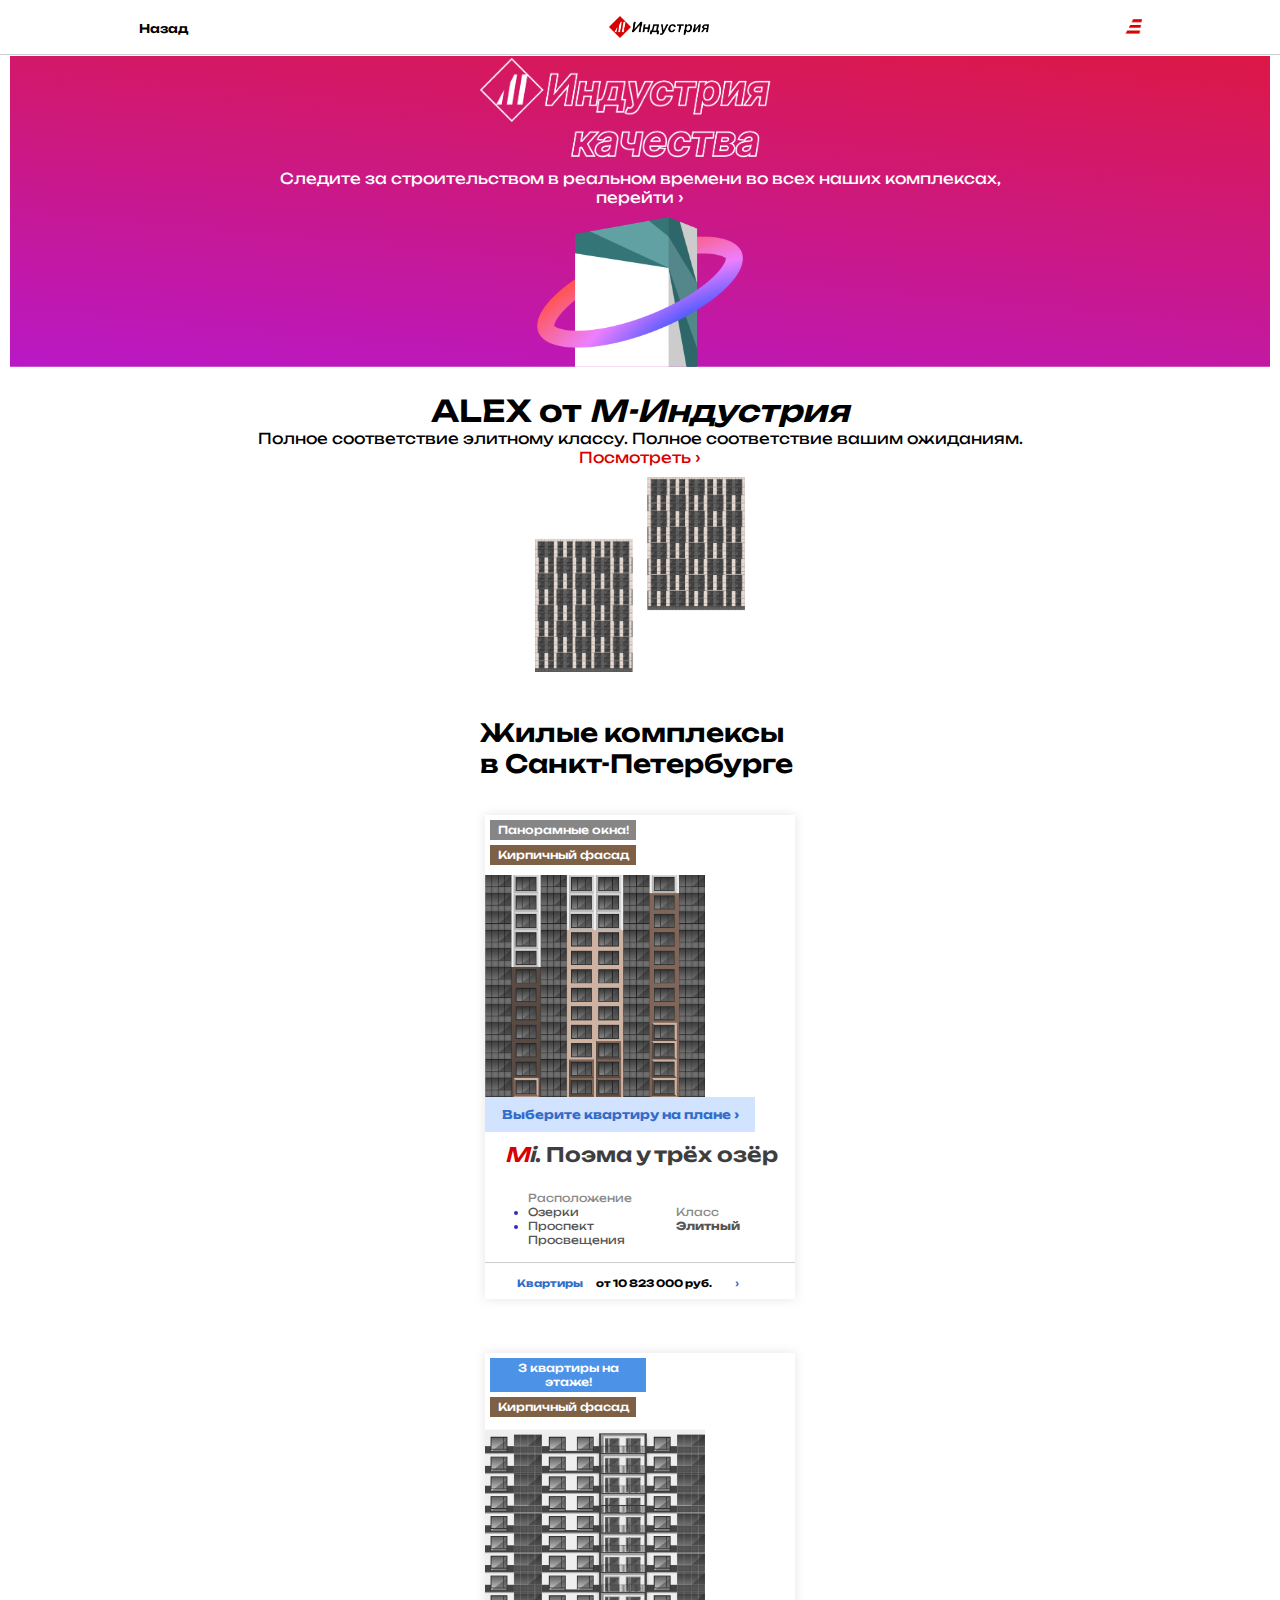
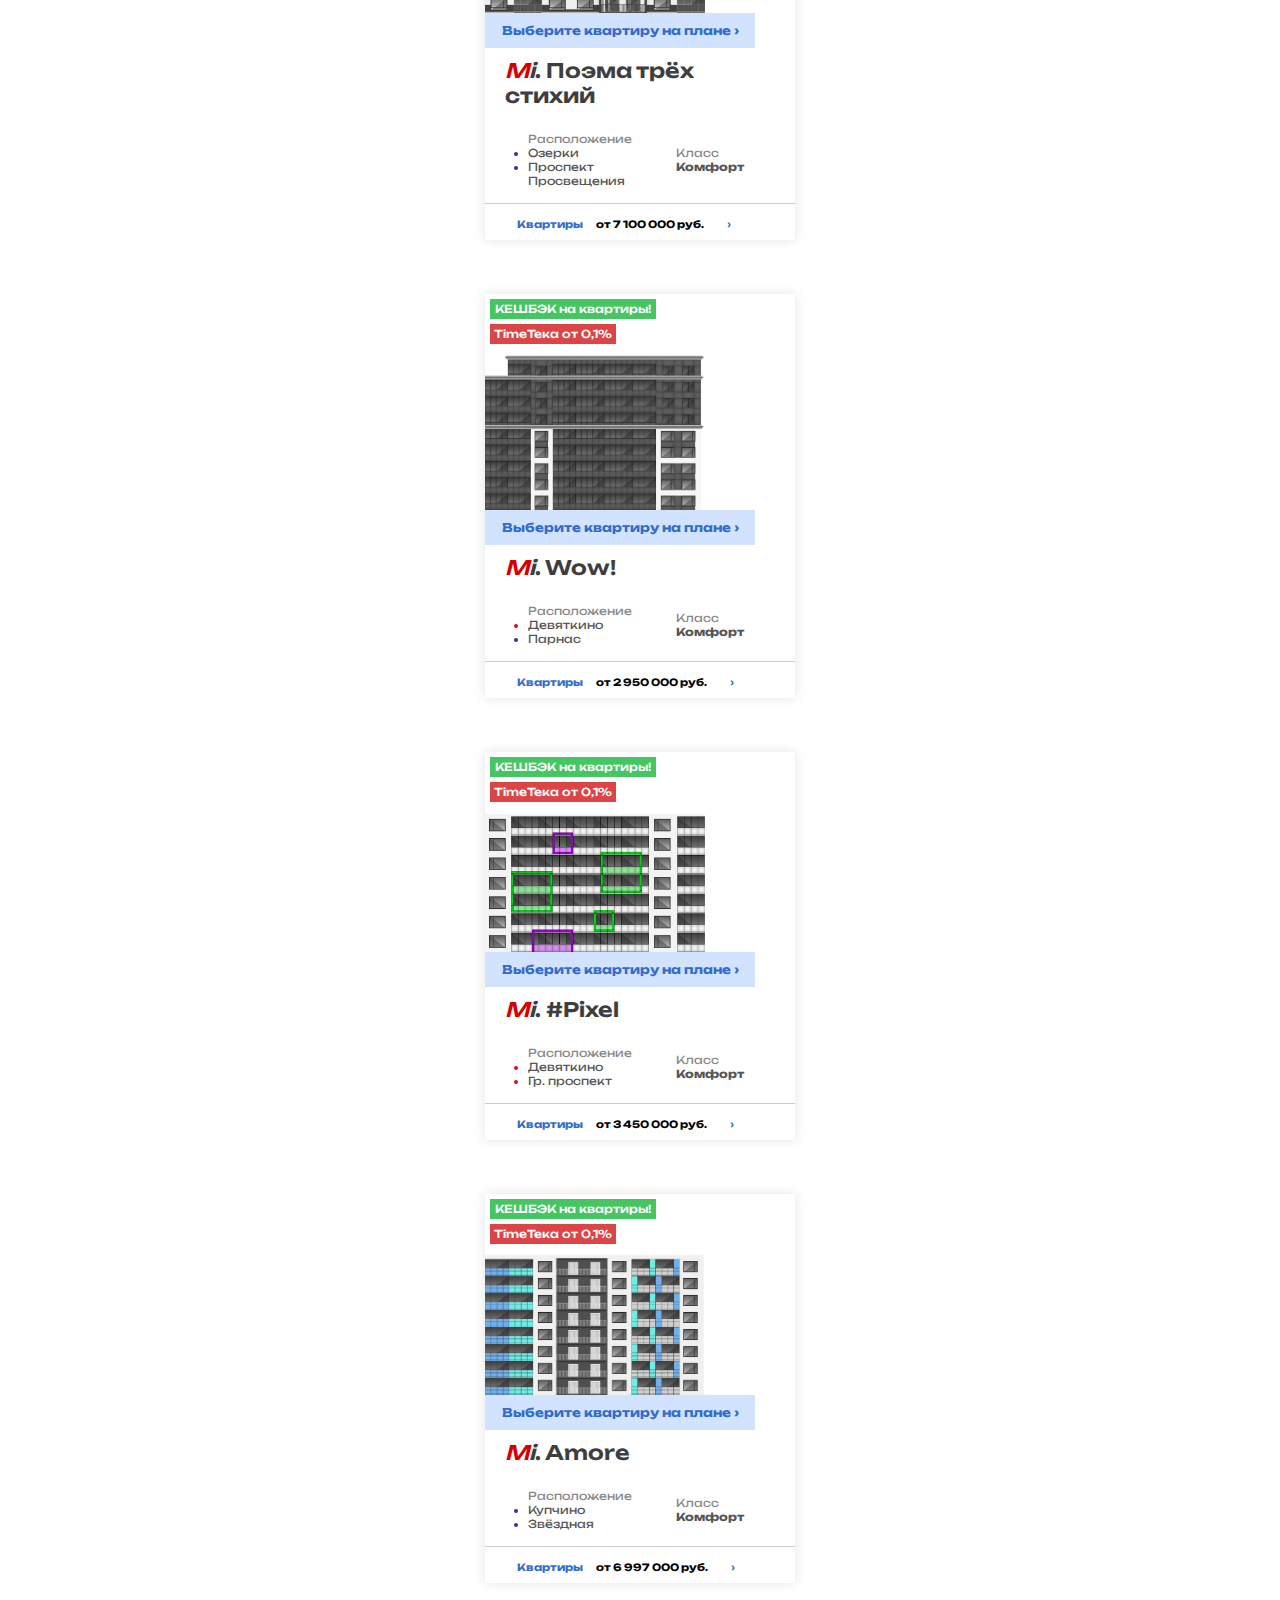
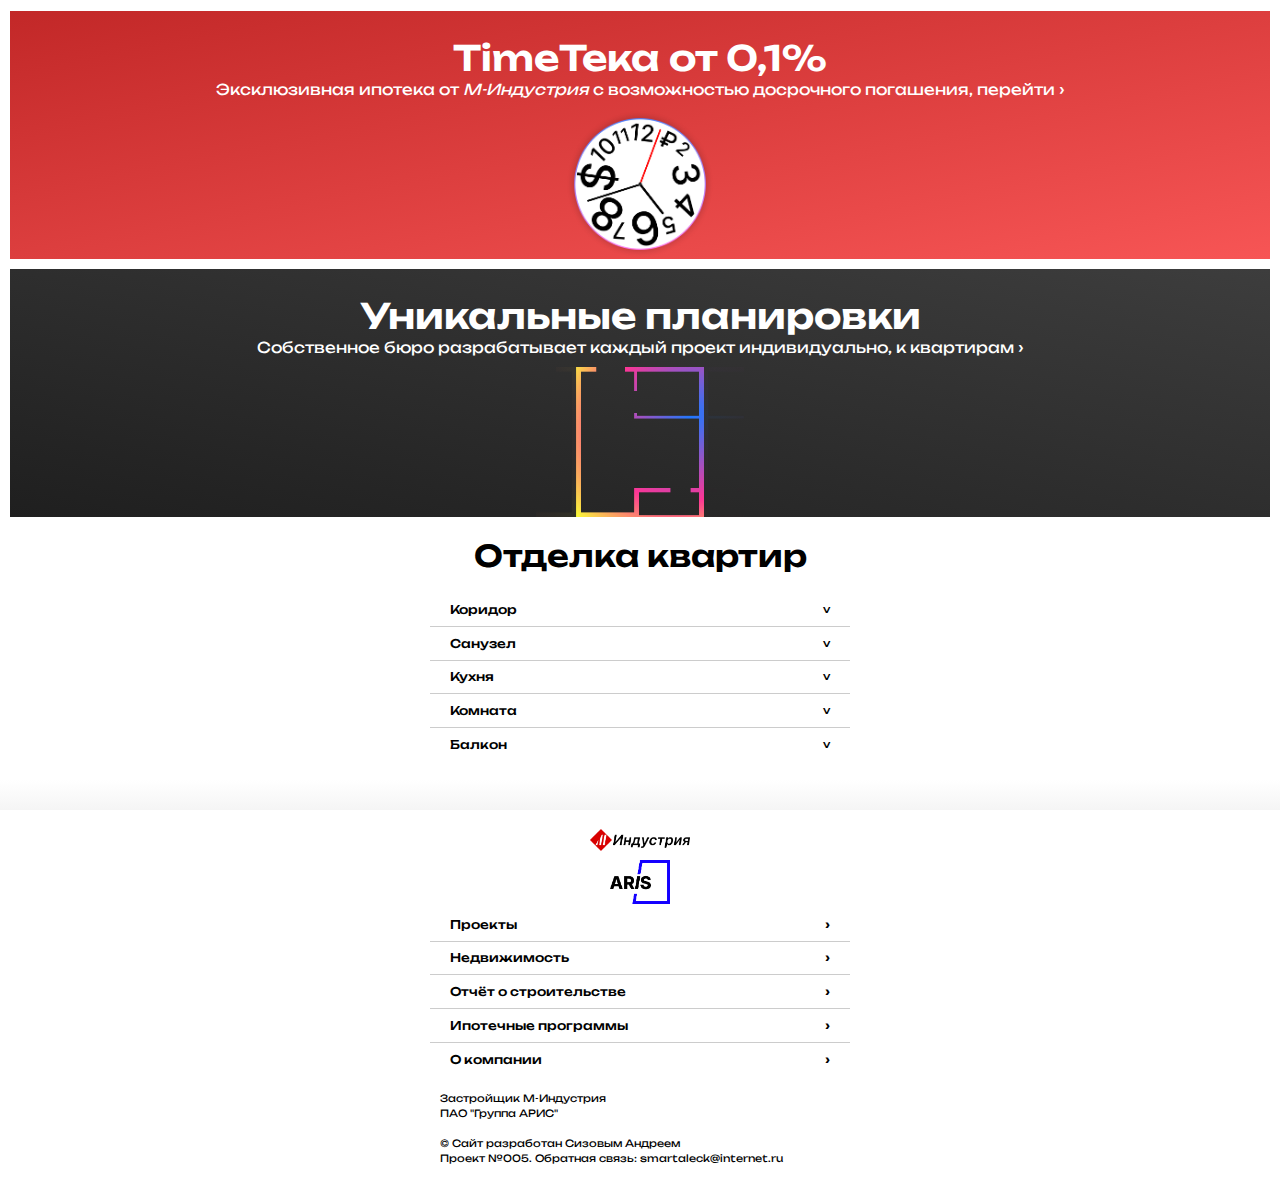
<file: index.html>
<!DOCTYPE html>
<html lang="en" dir="ltr">
  <head>
    <meta charset="utf-8">
    <title>М-Индустрия от ARIS</title>
    <meta name="viewport" content="width=device-width, initial-scale=1">
    <link rel="shortcut icon" href="img/fav.png">
    <link rel="stylesheet" href="style.css">
  </head>
  <body>
        <div class="header">

          <table class="back-obj">
            <tr>
              <th><a href="#" class="back" onclick="history.back();">Назад</a></th>
              <th><a href="/aris/index.html"><img class="logo" src="img/m-industry.png"/></a></th>
              <th><a href="#menu"><img class="burger" src="img/burger.png"/></a></th>
            </tr>
          </table>
          <div class="dash">
          </div>
          </div>

<div class="menu-list" id="menu"  >

  <table class="back-obj">
    <tr>
      <th><a class="back" style="opacity:0">Назад</a></th>
      <th><a style="opacity:0"><img class="logo" src="img/m-industry.png"/></a></th>
      <th><a href="#"><img class="burger" src="img/burger.png"/></a></th>
    </tr>
  </table>

  <div class="" style="text-align: left">


  <br>
  <div class="menu-option-div">
  <a class="menu-option" href="/aris/projects.html">Проекты</a></div>
  <div class="menu-dash">
  </div>
  <div class="menu-option-div">
  <a class="menu-option" href="/aris/aparts.html">Недвижимость</a></div>
  <div class="menu-dash">
  </div>
  <div class="menu-option-div">
  <a class="menu-option" href="/aris/mortgage.html">Ипотека</a></div>
  <div class="menu-dash">
  </div>
  <div class="menu-option-div">
  <a class="menu-option" href="/aris/states.html">Отчёт о строительстве</a></div>
  <div class="menu-dash">
  </div>
  <div class="menu-option-div">
  <a class="menu-option" href="/aris/about.html">Группа АРИС</a></div>
</div>

</div>
<br><div class="hello">
  <div class="preview-img-keeper">


    <img class="preview-img" src="img/m-industry-preview.png"></div>

    <a class="hello-descr">Следите за строительством в реальном времени во всех наших комплексах, </a><br><a class="hello-descr hello_url" href="/aris/states.html">перейти ›</a>
    <br><img class="index-img" src="img/welcome_01.png">

</div>
<div class="house-ad">

    <a class="ad-title">ALEX от <i><span style="white-space: nowrap;">М-Индустрия</span></i></a>
    <br><a class="ad-descr">Полное соответствие элитному классу. Полное соответствие вашим ожиданиям.</a>
    <br><a class="hello-descr hello_url" style="color: #D80000; animation: none" href="/aris/alex.html">Посмотреть ›</a>
    <br><img class="ad-img" src="img/alex.png">

</div>


<div class="hello-1">

    <div class="hello-title-1">Жилые комплексы в Санкт-Петербурге</div></div>
    <div id="flats" class="flats">
      <br><br>

      <div class="flats-with-shadow" onclick="()">
        <div style="padding-top: 5px"></div><div class="complex-class-5">Панорамные окна!</div><div class="complex-class-6">Кирпичный фасад </div>

      <div class="photokeeper"><img class="houses-img" src="img/st_neva.png"></div>
      <a href="/aris/floor-construction/neva_fc_1.pdf" class="selector-of-flats-url"><div class="selector-of-flats">Выберите квартиру на плане ›</div></a>
      <div class="complex-naming"><i><span style="color: #D80000"> M</span>i</i>. Поэма у трёх озёр</div>

      <table class="complex-info">
        <tr>
          <td>
      <ul>Расположение
        <li style="color: #322EBB"><span style="color: #555555">Озерки</span></li>
        <li style="color: #322EBB"><span style="color: #555555">Проспект<br>Просвещения</span></li>
      </ul>
          </td>
          <td>
      <ul>Класс
      <li style="color: #fff"> <span style="color: #555555"><strong>Элитный</strong></span></li>
      </ul>
          </td>
        </tr>
      </table>
      <div class="dash">
      </div>
      <a href="/aris/aparts.html" style="text-decoration: none;"><div class="flats-bottom-url">
        <table>
          <tr>
            <td id="apart">Квартиры</td>
            <td id="price">от 10 823 000 руб.</td>
            <td id="to">›</td>
          </tr>
        </table>
      </div></a>

      </div>  </div>

<br><br><br>

      <div class="flats-with-shadow" onclick="()">
        <div style="padding-top: 5px"></div><div class="complex-class-4">3 квартиры на этаже!</div><div class="complex-class-6">Кирпичный фасад </div>

      <div class="photokeeper"><img class="houses-img" src="img/st_neva2.png"></div>
      <a href="/aris/floor-construction/uv_fc_1.pdf" class="selector-of-flats-url"><div class="selector-of-flats">Выберите квартиру на плане ›</div></a>
      <div class="complex-naming"><i><span style="color: #D80000"> M</span>i</i>. Поэма трёх стихий</div>

      <table class="complex-info">
        <tr>
          <td>
      <ul>Расположение
        <li style="color: #322EBB"><span style="color: #555555">Озерки</span></li>
        <li style="color: #322EBB"><span style="color: #555555">Проспект<br>Просвещения</span></li>
      </ul>
          </td>
          <td>
      <ul>Класс
      <li style="color: #fff"> <span style="color: #555555"><strong>Комфорт</strong></span></li>
      </ul>
          </td>
        </tr>
      </table>
      <div class="dash">
      </div>
      <a href="/aris/aparts.html" style="text-decoration: none;"><div class="flats-bottom-url">
        <table>
          <tr>
            <td id="apart">Квартиры</td>
            <td id="price">от 7 100 000 руб.</td>
            <td id="to">›</td>
          </tr>
        </table>
      </div></a>

      </div>
      <br>
      </div>
      <br><br>
      <div class="flats-with-shadow" onclick="()">
        <div style="padding-top: 5px"></div><div class="complex-class-2">КЕШБЭК на квартиры!</div><div class="complex-class-3">TimeТека от 0,1% </div>

      <div class="photokeeper"><img class="houses-img" src="img/st_wow.png"></div>
      <a href="/aris/floor-construction/wow!_fc_1.pdf" class="selector-of-flats-url"><div class="selector-of-flats">Выберите квартиру на плане ›</div></a>
      <div class="complex-naming"><i><span style="color: #D80000"> M</span>i</i>. Wow!</div>

      <table class="complex-info">
        <tr>
          <td>
    <ul>Расположение
    <li style="color: #D51313"><span style="color: #555555">Девяткино</span></li>
    <li style="color: #322EBB"><span style="color: #555555">Парнас</span></li>
    </ul>
          </td>
          <td>
    <ul>Класс
    <li style="color: #fff"> <span style="color: #555555"><strong>Комфорт</strong></span></li>
    </ul>
          </td>
        </tr>
      </table>
      <div class="dash">
      </div>
      <a href="/aris/aparts.html" style="text-decoration: none;"><div class="flats-bottom-url">
        <table>
          <tr>
            <td id="apart">Квартиры</td>
            <td id="price">от 2 950 000 руб.</td>
            <td id="to">›</td>
          </tr>
        </table>
      </div></a>

    </div>
    <br>
    </div>

    <div id="flats" class="flats">
      <br><br><div class="flats-with-shadow" onclick="()">
        <div style="padding-top: 5px"></div><div class="complex-class-2">КЕШБЭК на квартиры!</div><div class="complex-class-3">TimeТека от 0,1% </div>

      <div class="photokeeper"><img class="houses-img" src="img/st_px.png"></div>
      <a href="/aris/floor-construction/px_fc_1.pdf" class="selector-of-flats-url"><div class="selector-of-flats">Выберите квартиру на плане ›</div></a>
      <div class="complex-naming"><i><span style="color: #D80000"> M</span>i</i>. #Pixel</div>

      <table class="complex-info">
        <tr>
          <td>
    <ul>Расположение
    <li style="color: #D51313"><span style="color: #555555">Девяткино</span></li>
    <li style="color: #D51313"><span style="color: #555555">Гр. проспект</span></li>
    </ul>
          </td>
          <td>
    <ul>Класс
    <li style="color: #fff"> <span style="color: #555555"><strong>Комфорт</strong></span></li>
    </ul>
          </td>
        </tr>
      </table>
      <div class="dash">
      </div>
      <a href="/aris/aparts.html" style="text-decoration: none;"><div class="flats-bottom-url">
        <table>
          <tr>
            <td id="apart">Квартиры</td>
            <td id="price">от 3 450 000 руб.</td>
            <td id="to">›</td>
          </tr>
        </table>
      </div></a>

    </div>
    <br>
    </div>

    <div id="flats" class="flats">
      <br><br><div class="flats-with-shadow" onclick="()">
        <div style="padding-top: 5px"></div><div class="complex-class-2">КЕШБЭК на квартиры!</div><div class="complex-class-3">TimeТека от 0,1% </div>

      <div class="photokeeper"><img class="houses-img" src="img/st_amore.png"></div>
      <a href="/aris/floor-construction/amore_fc_1.pdf" class="selector-of-flats-url"><div class="selector-of-flats">Выберите квартиру на плане ›</div></a>
      <div class="complex-naming"><i><span style="color: #D80000"> M</span>i</i>. Amore</div>

      <table class="complex-info">
        <tr>
          <td>
    <ul>Расположение
    <li style="color: #322EBB"><span style="color: #555555">Купчино</span></li>
    <li style="color: #322EBB"><span style="color: #555555">Звёздная</span></li>
    </ul>
          </td>
          <td>
    <ul>Класс
    <li style="color: #fff"> <span style="color: #555555"><strong>Комфорт</strong></span></li>
    </ul>
          </td>
        </tr>
      </table>
      <div class="dash">
      </div>
      <a href="/aris/aparts.html" style="text-decoration: none;"><div class="flats-bottom-url">
        <table>
          <tr>
            <td id="apart">Квартиры</td>
            <td id="price">от 6 997 000 руб.</td>
            <td id="to">›</td>
          </tr>
        </table>
      </div></a>

    </div>
    </div>
  </div>
    <br>




        <div class="welcome_02">

            <a class="hello-title">TimeТека от 0,1%</a>
            <br><a class="hello-descr">Эксклюзивная ипотека от <i><span style="white-space: nowrap;">М-Индустрия</span></i> с возможностью досрочного погашения, </a><a class="hello-descr hello_url" href="/aris/mortgage.html" >перейти ›</a>
            <br><img class="index-img iimg" src="img/welcome_02.png">

        </div>

        <div class="welcome_03">

            <a class="hello-title">Уникальные планировки</a>
            <br><a class="hello-descr">Собственное бюро разрабатывает каждый проект индивидуально, </a><a class="hello-descr hello_url" href="/aris/aparts.html">к квартирам ›</a>
            <br><img class="index-img" src="img/welcome_03.png">

        </div>
        <div class="house-ad"style="padding-top: 20px" >

            <a class="ad-title">Отделка квартир</a>
</div>


            <div class="many-rooms" >
              <div class="room-keeper" style="text-align: left">
              <div class="many-rooms-url" style="color: #000" onclick="hallshow()">Коридор</div>
              <div class="many-rooms-url-to" style="color: #000" onclick="hallshow()">V</div>
              <div class="ad-descr" style=" text-align: left;">

<ul id="hall" style="font-size: 11px;List-style-type: square;display: none;">
  <li>Входная металлическая дверь</li>
  <li>Межкомнатные двери из экошпона (белые)</li>
  <li>Выложена плитка из прихожей до кухни</li>
  <li>Обои под покраску</li>
  <li>Плинтус белого цвета</li>
  <li>В прихожей установлен домофон</li>
</ul>
<script type="text/javascript">
  function hallshow() {
    if (document.getElementById("hall").style.display == "none") {
      document.getElementById("hall").style.display = "block";
    } else if (document.getElementById("hall").style.display == "block") {
      document.getElementById("hall").style.display = "none"
    }
  }
</script>
              </div>
              <div class="dash">
              </div>
              <div class="many-rooms-url" style="color: #000" onclick="lavatoryshow()">Санузел</div>
              <div class="many-rooms-url-to" style="color: #000" onclick="lavatoryshow()">V</div>
              <div class="ad-descr" style=" text-align: left">

<ul style="font-size: 11px; List-style-type: square; display: none;" id="lavatory">
  <li>Выложена плитка на полу и стенах</li>
  <li>Установлены матовые смесители чёрного цвета</li>
  <li>Установлен подвесной унитаз</li>
  <li>Система освещения с несколькими сценариями света</li>
  <li>Акриловая ванна и стандартная раковина</li>
  <li>Вывод проводов для зеркала над раковиной</li>
  <li>Держатель туалетной бумаги (чёрный)</li>
</ul>
<script type="text/javascript">
  function lavatoryshow() {
    if (document.getElementById("lavatory").style.display == "none") {
      document.getElementById("lavatory").style.display = "block";
    } else if (document.getElementById("lavatory").style.display == "block") {
      document.getElementById("lavatory").style.display = "none"
    }
  }
</script>
              </div>
              <div class="dash">
              </div>
            <div class="many-rooms-url" style="color: #000" onclick="kitchenshow()">Кухня</div>
            <div class="many-rooms-url-to" style="color: #000" onclick="kitchenshow()">V</div>
            <div class="ad-descr" style=" text-align: left">

<ul id="kitchen" style="font-size: 11px;List-style-type: square; display: none;">
<li>Выложена плитка на полу и кухонном фронте</li>
<li>Обои под покраску</li>
<li>Плинтус белого цвета</li>
<li>Раковина подвесная со смесителем</li>
<li>Батарея с коллекторной разводкой труб</li>
<li>Два вывода для освещения (над кухонным фронтом и зоной отдыха)</li>
</ul>
<script type="text/javascript">
  function kitchenshow() {
    if (document.getElementById("kitchen").style.display == "none") {
      document.getElementById("kitchen").style.display = "block";
    } else if (document.getElementById("kitchen").style.display == "block") {
      document.getElementById("kitchen").style.display = "none"
    }
  }
</script>
            </div>
              <div class="dash">
              </div>
              <div class="many-rooms-url" style="color: #000" onclick="roomshow()">Комната</div>
              <div class="many-rooms-url-to" style="color: #000" onclick="roomshow()">V</div>
              <div class="ad-descr" style=" text-align: left">

<ul id="room"style="font-size: 11px;List-style-type: square;display: none">
  <li>Обои под покраску</li>
  <li>Плинтус белого цвета</li>
  <li>Ламинат 32-класса (серый)</li>
  <li>Принудительная вентиляция</li>
  <li>Вывод для освещения (если комната больше 14 кв. м. - два вывода на расстоянии)</li>
</ul>
<script type="text/javascript">
  function roomshow() {
    if (document.getElementById("room").style.display == "none") {
      document.getElementById("room").style.display = "block";
    } else if (document.getElementById("room").style.display == "block") {
      document.getElementById("room").style.display = "none"
    }
  }
</script>
              </div>
              <div class="dash">
              </div>
              <div class="many-rooms-url" style="color: #000" onclick="balconyshow()">Балкон</div>
              <div class="many-rooms-url-to" style="color: #000" onclick="balconyshow()">V</div>
              <div class="ad-descr" style=" text-align: left">

<ul id="balcony"style="font-size: 11px;List-style-type: square;display: none">
  <li>Плитка на полу</li>
  <li>Вывод под освещение</li>
  <li>Розетка</li>
</ul>
<script type="text/javascript">
  function balconyshow() {
    if (document.getElementById("balcony").style.display == "none") {
      document.getElementById("balcony").style.display = "block";
    } else if (document.getElementById("balcony").style.display == "block") {
      document.getElementById("balcony").style.display = "none"
    }
  }
</script>
</div>
</div>
</div>
<div class="slow-dash">

</div>
          <div class="cellar">

            <br><img class="logo" src="img/m-industry.png"/>
            <br><img class="logo" style="width: 60px" src="img/logotype.png"/>

            <div class="cellar-urls-keeper">


              <div class="cellar-urls"  onclick="location.href='/aris/projects'" >
                <a class="cellar-urls"  >Проекты</a>
              </div>
              <div class="cellar-urls-to">
                <a class="cellar-urls-to">›</a>
              </div>

              <div class="dash"></div>

              <div class="cellar-urls"  onclick="location.href='/aris/aparts'" >
                <a class="cellar-urls"  >Недвижимость</a>
              </div>
              <div class="cellar-urls-to">
                <a class="cellar-urls-to">›</a>
              </div>


              <div class="dash"></div>

              <div class="cellar-urls"  onclick="location.href='/aris/states.html'" >
                <a class="cellar-urls"  >Отчёт о строительстве</a>
              </div>
              <div class="cellar-urls-to">
                <a class="cellar-urls-to">›</a>
              </div>



              <div class="dash"></div>

              <div class="cellar-urls"  onclick="location.href='/aris/mortgage.html'" >
                <a class="cellar-urls"  >Ипотечные программы</a>
              </div>
              <div class="cellar-urls-to">
                <a class="cellar-urls-to">›</a>
              </div>

              <div class="dash"></div>

              <div class="cellar-urls"  onclick="location.href='/aris/about.html'" >
                <a class="cellar-urls"  >О компании</a>
              </div>
              <div class="cellar-urls-to">
                <a class="cellar-urls-to">›</a>
              </div>


            </div>

<br>
            <div class="cellar-main-text-keeper"><a class="cellar-main-text">Застройщик М-Индустрия</a></div>
            <div class="cellar-main-text-keeper"><a class="cellar-main-text">ПАО "Группа АРИС"</a></div>
            <br>
            <div class="cellar-main-text-keeper"><a class="cellar-main-text">© Сайт разработан  Сизовым Андреем</a></div>
            <div class="cellar-main-text-keeper"><a class="cellar-main-text">Проект №005. Обратная связь: smartaleck@internet.ru</a></div>
          </div>
  </body>
</html>
</file>
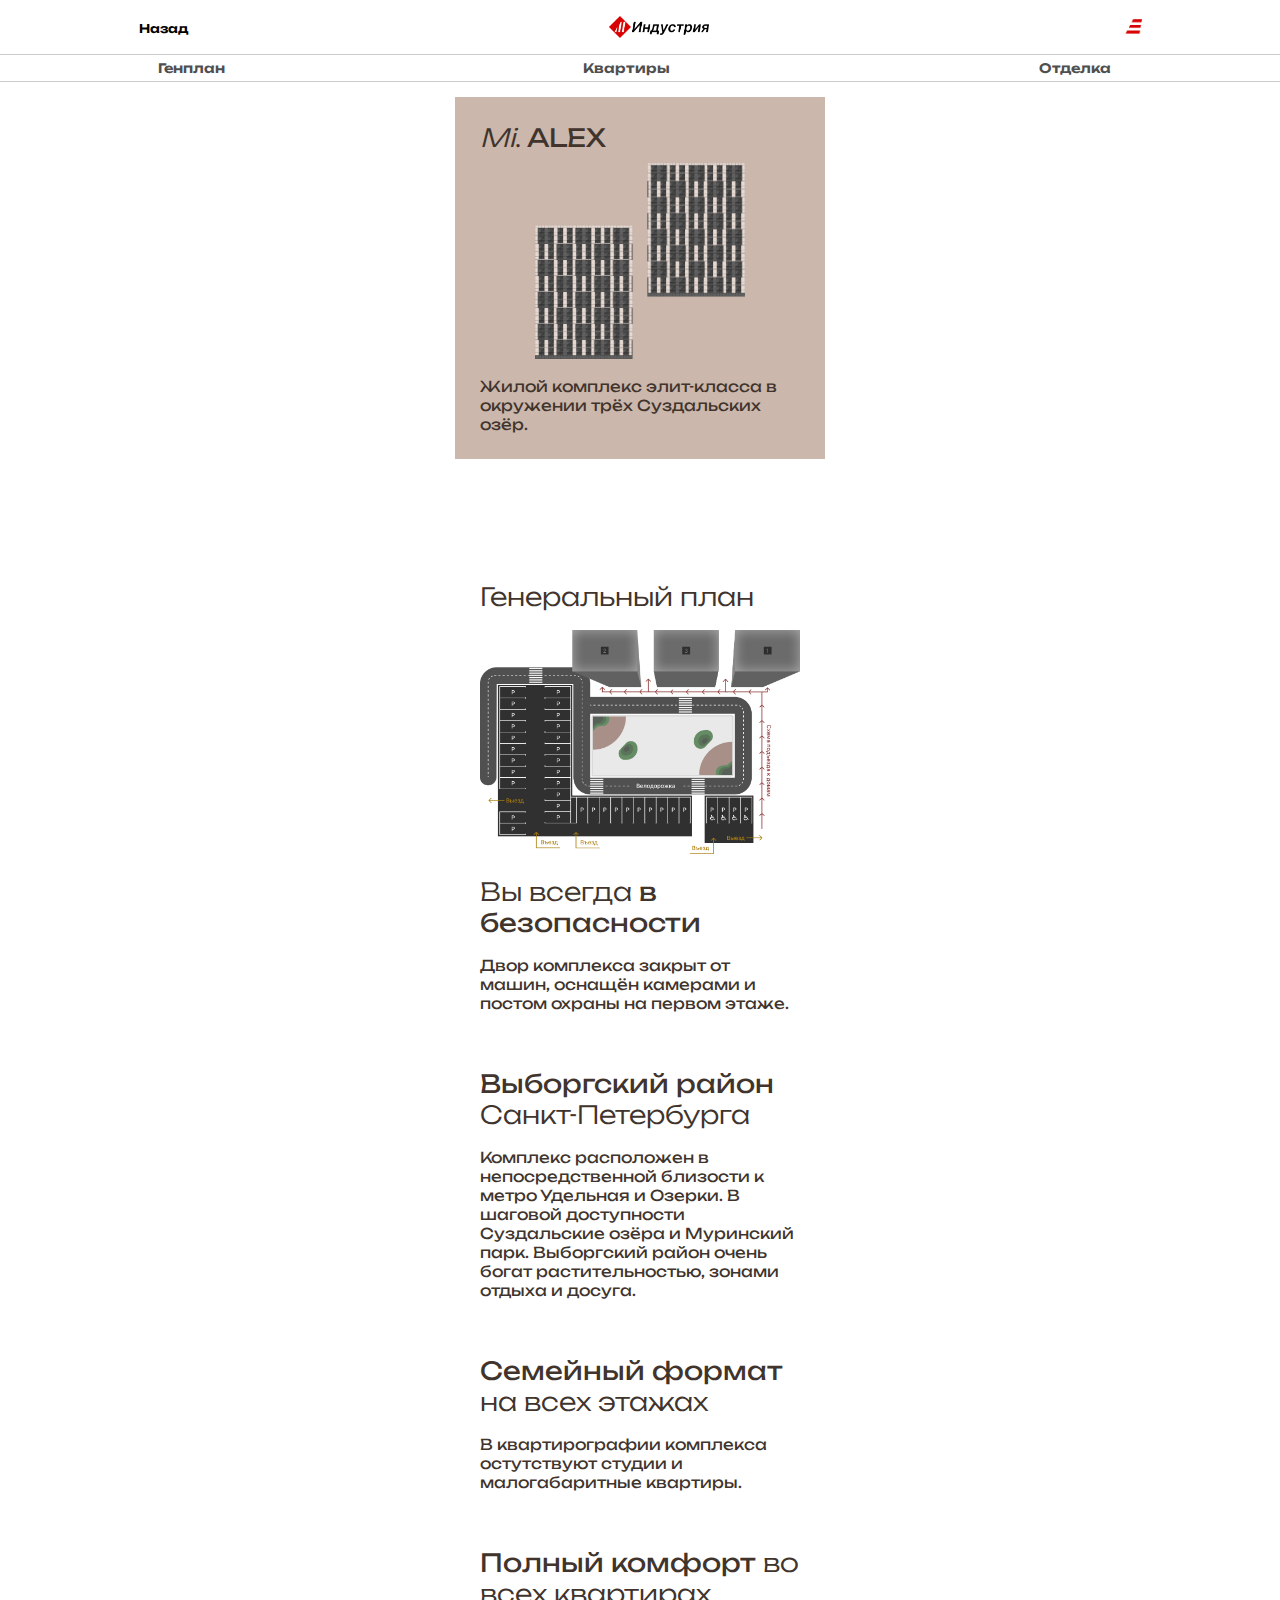
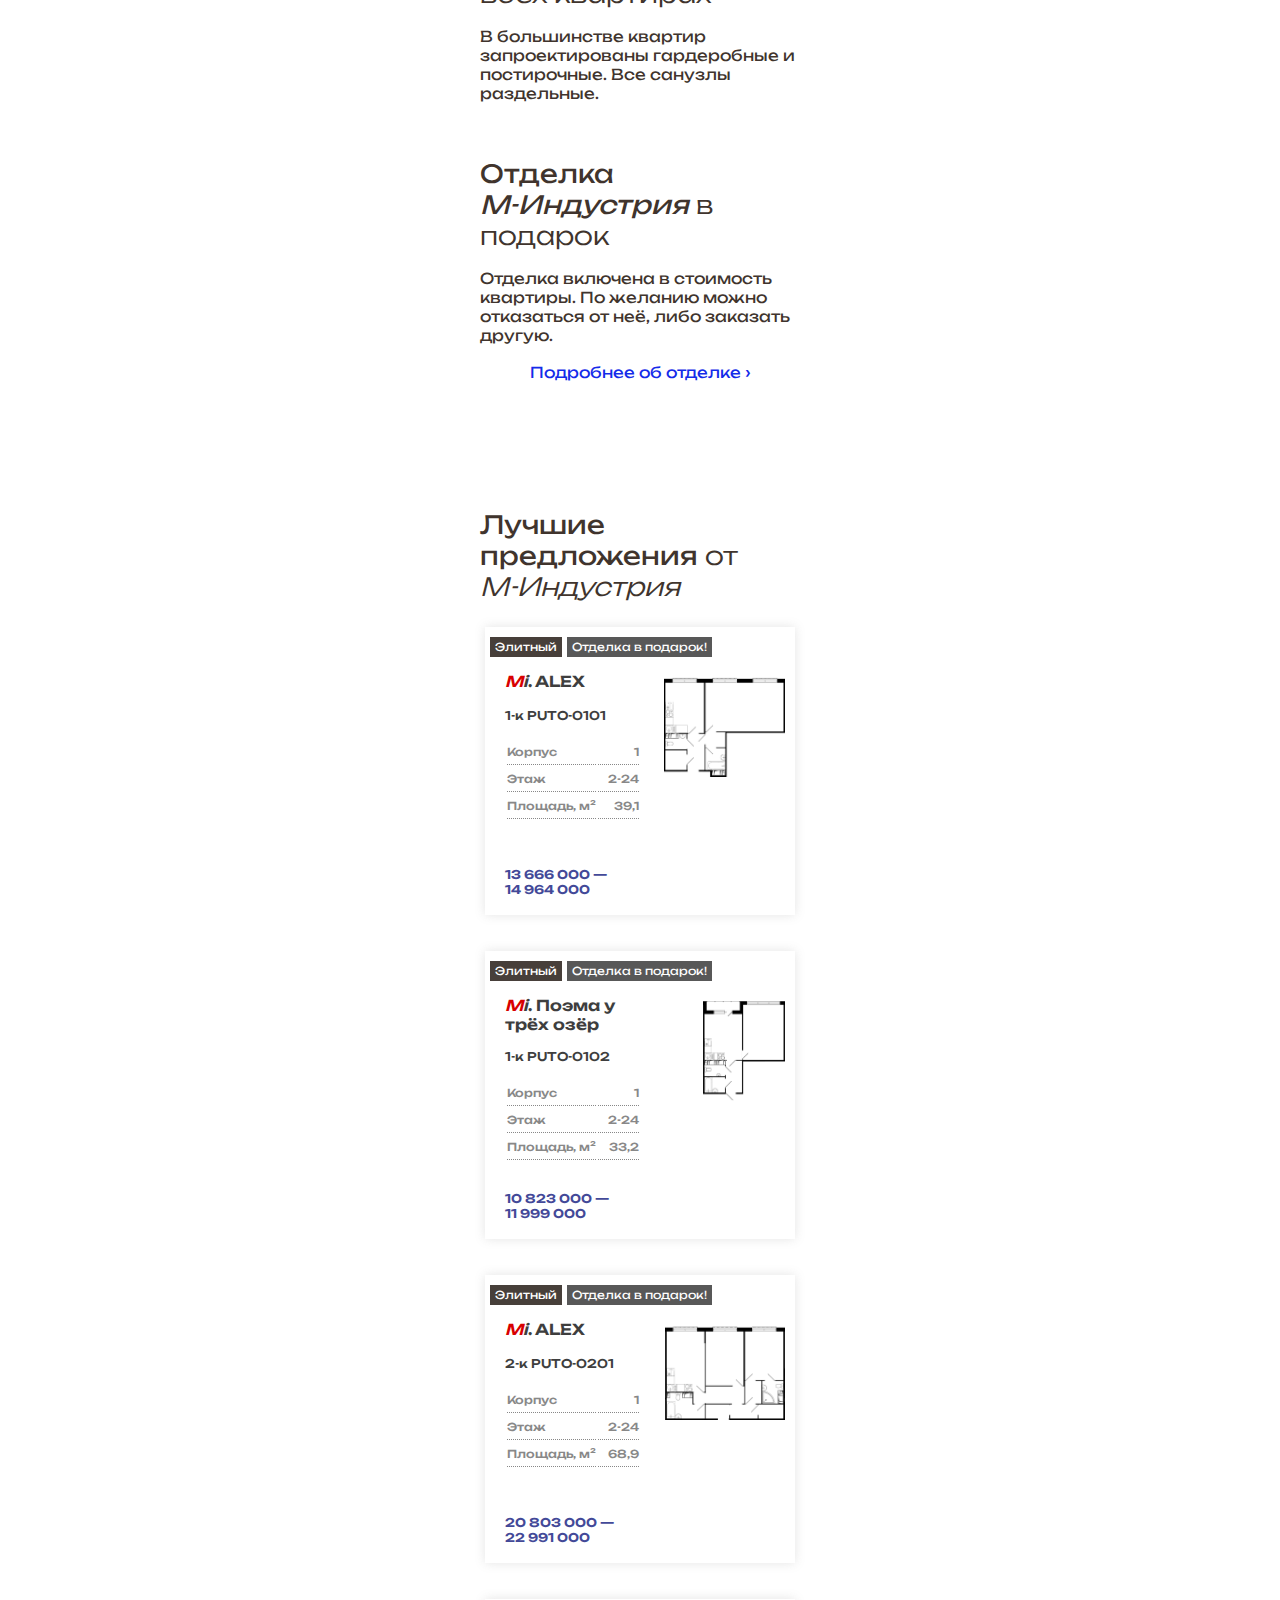
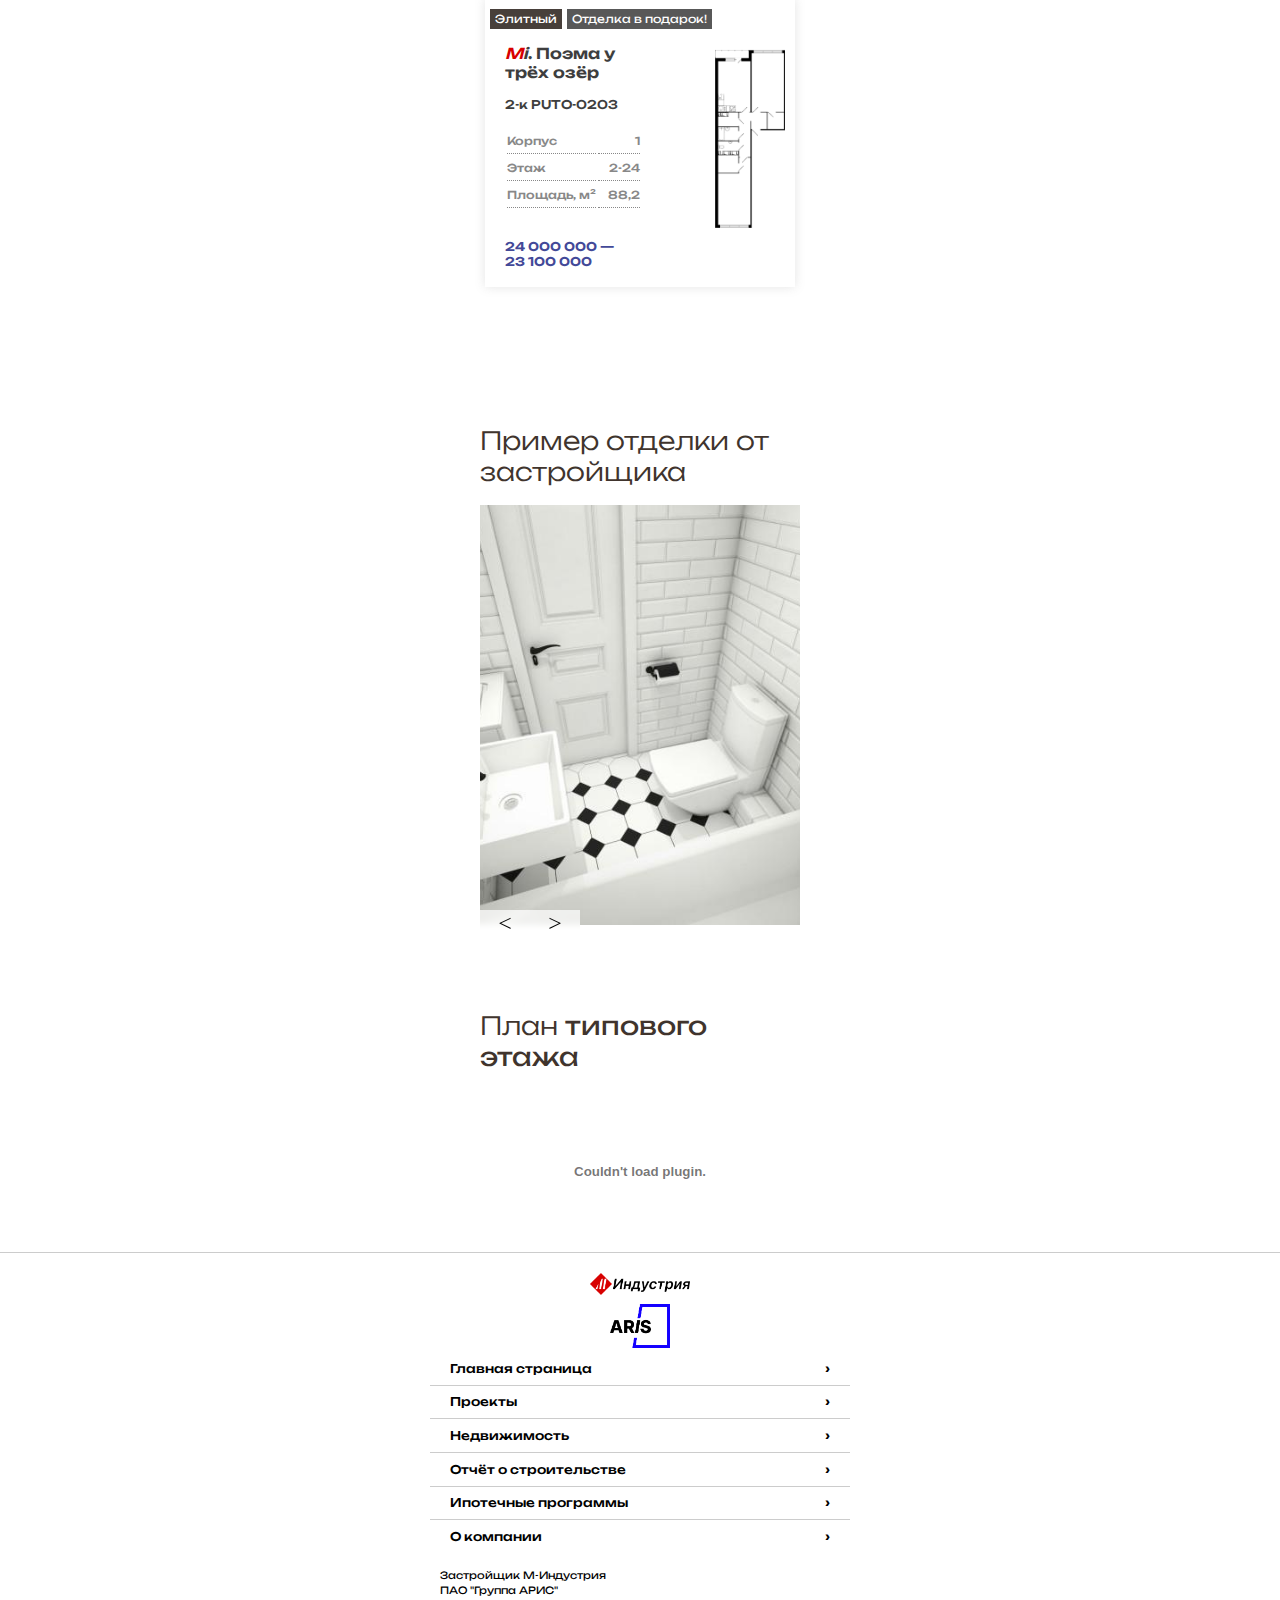
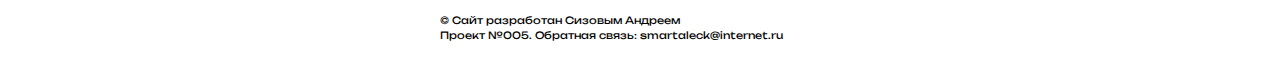
<file: alex.html>
<!DOCTYPE html>
<html lang="en" dir="ltr">
  <head>

    <meta charset="utf-8">
    <title>ЖК ALEX</title>
    <meta name="viewport" content="width=device-width, initial-scale=1">
    <link rel="shortcut icon" href="img/fav.png">
    <link rel="stylesheet" href="style.css">

  </head>
  <body>
        <div class="header">

          <table class="back-obj">
            <tr>
              <th><a href="#" class="back" onclick="history.back();">Назад</a></th>
              <th><a href="/aris/index.html"><img class="logo" src="img/m-industry.png"/></a></th>
              <th><a href="#menu"><img class="burger" src="img/burger.png"/></a></th>
            </tr>
          </table>
          <div class="dash">
          </div>
          <table style="width: 100%;">
            <tr>
              <th><a href="#genplan" class="many-rooms-url-head">Генплан</a></th>
              <th><a href="#aparts" class="many-rooms-url-head">Квартиры</a></th>
              <th><a href="#otdelka" class="many-rooms-url-head">Отделка</a></th>
            </tr>
          </table>




          <div class="dash">
          </div>
          </div>

          <div class="menu-list" id="menu"  >

            <table class="back-obj">
              <tr>
                <th><a class="back" style="opacity:0">Назад</a></th>
                <th><a style="opacity:0"><img class="logo" src="img/m-industry.png"/></a></th>
                <th><a href="#"><img class="burger" src="img/burger.png"/></a></th>
              </tr>
            </table>

            <div class="" style="text-align: left">


            <br>
            <div class="menu-option-div">
            <a class="menu-option" href="/aris/index.html">Главная страница</a></div>
            <div class="menu-dash">
            </div>
            <div class="menu-option-div">
            <a class="menu-option" href="/aris/projects.html">Проекты</a></div>
            <div class="menu-dash">
            </div>
            <div class="menu-option-div">
            <a class="menu-option" href="/aris/aparts.html">Недвижимость</a></div>
            <div class="menu-dash">
            </div>
            <div class="menu-option-div">
            <a class="menu-option" href="/aris/mortgage.html">Ипотека</a></div>
            <div class="menu-dash">
            </div>

            <div class="menu-option-div">
            <a class="menu-option" href="/aris/states.html">Отчёт о строительстве</a></div>
            <div class="menu-dash">
            </div>
            <div class="menu-option-div">
            <a class="menu-option" href="/aris/about.html">Группа АРИС</a></div>
            </div>

          </div>
          <br>
<br><br><br><div class="house-ad">
  <div class="hello-puto" style="background-color: #CBB7AB;">

      <div class="hello-title-1" style="color: #40342D; font-weight: 300"><i>Mi</i>. <strong>ALEX</strong></div>
<img class="ad-img" style="width: 100%"  src="img/alex.png">
  <br><br><div class="ad-descr" style="color: #40342D; text-align: left">Жилой комплекс элит-класса в окружении трёх Суздальских озёр.</div>
</div>
</div>

<div class="house-ad-extra" id="genplan">
  <br><br><br><br>
  <div class="hello-puto" style="background-color: #fff;">
    <div class="hello-title-1" style="color: #40342D; font-weight: 300">Генеральный план</div>
    <br><img style="width: 100%" src="img/puto_plan.png"/>
      <br><br><div class="hello-title-1" style="color: #40342D; font-weight: 300">Вы всегда <strong>в безопасности</strong></div>
  <br><div class="ad-descr" style="color: #40342D; text-align: left">Двор комплекса закрыт от машин, оснащён камерами и постом охраны на первом этаже.</div>
</div>
</div>
<div class="house-ad-extra">
  <div class="hello-puto" style="background-color: #fff;">

      <div class="hello-title-1" style="color: #40342D; font-weight: 300"><strong>Выборгский район</strong> Санкт-Петербурга</div>
  <br><div class="ad-descr" style="color: #40342D; text-align: left">Комплекс расположен в непосредственной близости к метро Удельная и Озерки. В шаговой доступности Суздальские озёра и Муринский парк. Выборгский район очень богат растительностью, зонами отдыха и досуга.</div>
</div>
</div>

<div class="house-ad-extra">
  <div class="hello-puto" style="background-color: #fff;">

      <div class="hello-title-1" style="color: #40342D; font-weight: 300"><strong>Семейный формат</strong> на всех этажах</div>
  <br><div class="ad-descr" style="color: #40342D; text-align: left">В квартирографии комплекса остутствуют студии и малогабаритные квартиры.</div>
</div>
</div>
<div class="house-ad-extra">
  <div class="hello-puto" style="background-color: #fff;">

      <div class="hello-title-1" style="color: #40342D; font-weight: 300"><strong>Полный комфорт</strong> во всех квартирах</div>
  <br><div class="ad-descr" style="color: #40342D; text-align: left">В большинстве квартир запроектированы гардеробные и постирочные. Все санузлы раздельные.</div>
</div>
</div>
<div class="house-ad-extra">
  <div class="hello-puto" style="background-color: #fff;">

      <div class="hello-title-1" style="color: #40342D; font-weight: 300"><strong>Отделка <i><span style="white-space: nowrap;">М-Индустрия</span></i></strong> в подарок</div>
  <br><div class="ad-descr" style="color: #40342D; text-align: left">Отделка включена в стоимость квартиры. По желанию можно отказаться от неё, либо заказать другую.</div>
  <br><a class="hello-descr hello_url" style="color: #142BE9; animation: none" href="#otdelka">Подробнее об отделке ›</a>
</div>
</div>
<div class="house-ad-extra" id="aparts">
  <br><br><br><br>
  <div class="hello-puto" style="background-color: #fff;">

      <div class="hello-title-1" style="color: #40342D; font-weight: 300"><strong>Лучшие предложения</strong> от <i><span style="white-space: nowrap;">М-Индустрия</span></i></div>
</div>
</div>
<div class="flats-with-shadow">
  <div class="fws-general">
<div style="padding-top: 10px"></div>
<div class="complex-class-keeper">
<div class="complex-class" style="background-color: #473F3A">Элитный</div><div class="complex-class" style="margin: 0px 10px 10px 0px; background-color: #585858">Отделка в подарок!</div>
</div>
<div class="image-in-aparts"><img class="flats-img" src="img/fl_orp1.png" style="height: 100px"></div>
<div class="complex-naming-in-aparts" style="text-align: left"><i><span style="color: #D80000"> M</span>i</i>. ALEX</div>
<br><br><div class="apart-naming-in-aparts" style="text-align: left">1-к PUTO-0101</div>
<br><div class="table-aparts-info-keeper">

  <table class="table-aparts-info">
    <tr>
      <td id="left">Корпус</td><td id="right">1</td>
    </tr>
    <tr>
      <td id="left">Этаж</td><td id="right">2-24</td>
    </tr>
    <tr>
      <td id="left">Площадь, м²</td><td id="right"> 39,1</td>
    </tr>
  </table>

</div>
<br><br>
</div>
<div class="flats-price-aparts">13 <span>666</span> 000 —<br>14 <span>964</span> 000</div><br>
</div>
<br><br>
<div class="flats-with-shadow">
  <div class="fws-general">
<div style="padding-top: 10px"></div>
<div class="complex-class-keeper">
<div class="complex-class" style="background-color: #473F3A">Элитный</div><div class="complex-class" style="margin: 0px 10px 10px 0px; background-color: #585858">Отделка в подарок!</div>
</div>
<div class="image-in-aparts"><img class="flats-img" src="img/fl_trp2.png" style="height: 100px"></div>
<div class="complex-naming-in-aparts" style="text-align: left"><i><span style="color: #D80000"> M</span>i</i>. Поэма у <br>трёх озёр</div>
<br><br><div class="apart-naming-in-aparts" style="text-align: left">1-к PUTO-0102</div>
<br><div class="table-aparts-info-keeper">

  <table class="table-aparts-info">
    <tr>
      <td id="left">Корпус</td><td id="right">1</td>
    </tr>
    <tr>
      <td id="left">Этаж</td><td id="right">2-24</td>
    </tr>
    <tr>
      <td id="left">Площадь, м²</td><td id="right"> 33,2</td>
    </tr>
  </table>

</div>
<br><br>
</div>
<div class="flats-price-aparts">10 <span>823</span> 000 —<br>11 <span>999</span> 000</div><br>
</div>
<br><br>
<div class="flats-with-shadow">
  <div class="fws-general">
<div style="padding-top: 10px"></div>
<div class="complex-class-keeper">
<div class="complex-class" style="background-color: #473F3A">Элитный</div><div class="complex-class" style="margin: 0px 10px 10px 0px; background-color: #585858">Отделка в подарок!</div>
</div>
<div class="image-in-aparts"><img class="flats-img" src="img/fl_trp1.png" style="width: 120px"></div>
<div class="complex-naming-in-aparts" style="text-align: left"><i><span style="color: #D80000"> M</span>i</i>. ALEX</div>
<br><br><div class="apart-naming-in-aparts" style="text-align: left">2-к PUTO-0201</div>
<br><div class="table-aparts-info-keeper">

  <table class="table-aparts-info">
    <tr>
      <td id="left">Корпус</td><td id="right">1</td>
    </tr>
    <tr>
      <td id="left">Этаж</td><td id="right">2-24</td>
    </tr>
    <tr>
      <td id="left">Площадь, м²</td><td id="right"> 68,9</td>
    </tr>
  </table>

</div>
<br><br>
</div>
<div class="flats-price-aparts">20 <span>803</span> 000 —<br>22 <span>991</span> 000</div><br>
</div>
<br><br>
<div class="flats-with-shadow">
  <div class="fws-general">
<div style="padding-top: 10px"></div>
<div class="complex-class-keeper">
<div class="complex-class" style="background-color: #473F3A">Элитный</div><div class="complex-class" style="margin: 0px 10px 10px 0px; background-color: #585858">Отделка в подарок!</div>
</div>
<div class="image-in-aparts"><img class="flats-img" src="img/fl_trp3.png" style="width: 70px"></div>
<div class="complex-naming-in-aparts" style="text-align: left"><i><span style="color: #D80000"> M</span>i</i>. Поэма у <br>трёх озёр</div>
<br><br><div class="apart-naming-in-aparts" style="text-align: left">2-к PUTO-0203</div>
<br><div class="table-aparts-info-keeper">

  <table class="table-aparts-info">
    <tr>
      <td id="left">Корпус</td><td id="right">1</td>
    </tr>
    <tr>
      <td id="left">Этаж</td><td id="right">2-24</td>
    </tr>
    <tr>
      <td id="left">Площадь, м²</td><td id="right"> 88,2</td>
    </tr>
  </table>

</div>
<br><br>
</div>
<div class="flats-price-aparts">24 <span>000</span> 000 —<br>23 <span>100</span> 000</div><br>
</div>
<br><br>
<main>
  <div class="house-ad-extra" id="otdelka">
<br><br><br><br>
    <div class="hello-puto" style="background-color: #fff;">


        <div class="hello-title-1" style="color: #40342D; font-weight: 300">Пример отделки от застройщика</div>
  <br><div class="slider-container">
  <div class="slider">
    <img src="img/otdelka-sanuzel.png" alt="Отделка санузла">
    <img src="img/otdelka-kuhnya.png" alt="Отделка кухни">
    <img src="img/otdelka-koridor.png" alt="Отделка коридора">
    <img src="img/otdelka-komnata.png" alt="Отделка комнаты">
    <img src="img/otdelka-balkon.png" alt="Отделка балкона">
  </div>
  <div class="prev-button" aria-label="Посмотреть предыдущий слайд">&lt;</div>
  <div class="next-button" aria-label="Посмотреть следующий слайд">&gt</div>
</div>
</div>
</div>
</main>

<script>
const slider = document.querySelector('.slider');
const prevButton = document.querySelector('.prev-button');
const nextButton = document.querySelector('.next-button');
const slides = Array.from(slider.querySelectorAll('img'));
const slideCount = slides.length;
let slideIndex = 0;

prevButton.addEventListener('click', showPreviousSlide);
nextButton.addEventListener('click', showNextSlide);

function showPreviousSlide() {
  slideIndex = (slideIndex - 1 + slideCount) % slideCount;
  updateSlider();
}

function showNextSlide() {
  slideIndex = (slideIndex + 1) % slideCount;
  updateSlider();
}

function updateSlider() {
  slides.forEach((slide, index) => {
    if (index === slideIndex) {
      slide.style.display = 'block';
    } else {
      slide.style.display = 'none';
    }
  });
}

updateSlider();</script>
<div class="house-ad-extra" id="etaji">

  <div class="hello-puto" style="background-color: #fff;">

      <div class="hello-title-1" style="color: #40342D; font-weight: 300">План <strong>типового этажа</strong></div>
</div>
</div>
<object><embed src="floor-construction/alex-plans.pdf" style="max-width: 420px; width = 100%"/></object>
</body>
        <div class="dash">
        </div>
        <div class="cellar">

          <br><img class="logo" src="img/m-industry.png"/>
          <br><img class="logo" style="width: 60px" src="img/logotype.png"/>

          <div class="cellar-urls-keeper">

            <div class="cellar-urls"  onclick="location.href='/aris/index.html'" >
              <a class="cellar-urls"  >Главная страница</a>
            </div>
            <div class="cellar-urls-to">
              <a class="cellar-urls-to">›</a>
            </div>

            <div class="dash"></div>

            <div class="cellar-urls"  onclick="location.href='/aris/projects'" >
              <a class="cellar-urls"  >Проекты</a>
            </div>
            <div class="cellar-urls-to">
              <a class="cellar-urls-to">›</a>
            </div>

            <div class="dash"></div>

            <div class="cellar-urls"  onclick="location.href='/aris/aparts'" >
              <a class="cellar-urls"  >Недвижимость</a>
            </div>
            <div class="cellar-urls-to">
              <a class="cellar-urls-to">›</a>
            </div>


            <div class="dash"></div>

            <div class="cellar-urls"  onclick="location.href='/aris/states.html'" >
              <a class="cellar-urls"  >Отчёт о строительстве</a>
            </div>
            <div class="cellar-urls-to">
              <a class="cellar-urls-to">›</a>
            </div>



            <div class="dash"></div>

            <div class="cellar-urls"  onclick="location.href='/aris/mortgage.html'" >
              <a class="cellar-urls"  >Ипотечные программы</a>
            </div>
            <div class="cellar-urls-to">
              <a class="cellar-urls-to">›</a>
            </div>

            <div class="dash"></div>

            <div class="cellar-urls"  onclick="location.href='/aris/about.html'" >
              <a class="cellar-urls"  >О компании</a>
            </div>
            <div class="cellar-urls-to">
              <a class="cellar-urls-to">›</a>
            </div>


          </div>

<br>
          <div class="cellar-main-text-keeper"><a class="cellar-main-text">Застройщик М-Индустрия</a></div>
          <div class="cellar-main-text-keeper"><a class="cellar-main-text">ПАО "Группа АРИС"</a></div>
          <br>
          <div class="cellar-main-text-keeper"><a class="cellar-main-text">© Сайт разработан  Сизовым Андреем</a></div>
          <div class="cellar-main-text-keeper"><a class="cellar-main-text">Проект №005. Обратная связь: smartaleck@internet.ru</a></div>
        </div>
  </body>
</html>
</file>
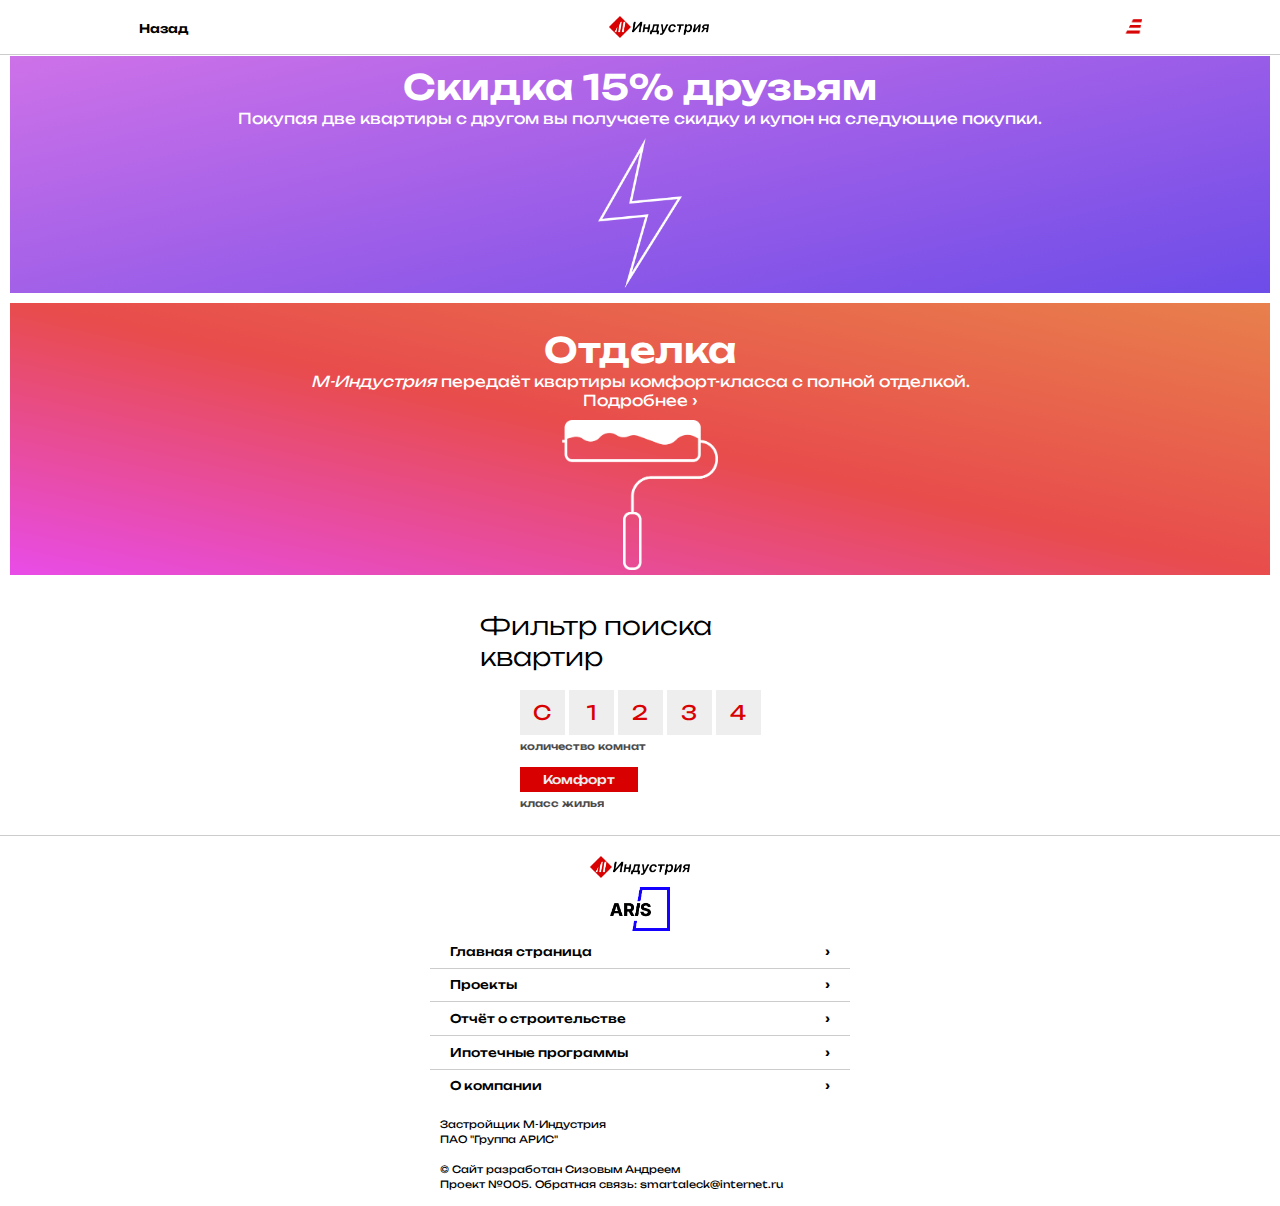
<file: aparts.html>
<!DOCTYPE html>
<html lang="en" dir="ltr">
  <head>
    <meta charset="utf-8">
    <title>Недвижимость М-Индустрия</title>
    <meta name="viewport" content="width=device-width, initial-scale=1">
    <link rel="shortcut icon" href="img/fav.png">
    <link rel="stylesheet" href="style.css">
  </head>
  <body>

    <div class="header">

      <table class="back-obj">
        <tr>
          <th><a href="#" class="back" onclick="history.back();">Назад</a></th>
          <th><a><img class="logo" src="img/m-industry.png"/></a></th>
          <th><a href="#menu"><img class="burger" src="img/burger.png"/></a></th>
        </tr>
      </table>




      <div class="dash">
      </div>
    </div>

    <div class="menu-list" id="menu"  >

      <table class="back-obj">
        <tr>
          <th><a class="back" style="opacity:0">Назад</a></th>
          <th><a style="opacity:0"><img class="logo" src="img/m-industry.png"/></a></th>
          <th><a href="#"><img class="burger" src="img/burger.png"/></a></th>
        </tr>
      </table>

      <div class="" style="text-align: left">


      <br>

      <div class="menu-option-div">
      <a class="menu-option" href="/aris/index.html">Главная страница</a></div>
      <div class="menu-dash">
      </div>
      <div class="menu-option-div">
      <a class="menu-option" href="/aris/projects.html">Проекты</a></div>
      <div class="menu-dash">
      </div>
      <div class="menu-option-div">
      <a class="menu-option" href="/aris/mortgage.html">Ипотека</a></div>
      <div class="menu-dash">
      </div>
      <div class="menu-option-div">
      <a class="menu-option" href="/aris/states.html">Отчёт о строительстве</a></div>
      <div class="menu-dash">
      </div>
      <div class="menu-option-div">
      <a class="menu-option" href="/aris/about.html">Группа АРИС</a></div>
    </div>

    </div>

        <div class="standart-1">

            <a class="standart-title">Скидка 15% друзьям</a>
            <br><a class="standart-descr">Покупая две квартиры с другом вы получаете скидку и купон на следующие покупки.</a>
            <br><img class="index-img" src="img/st_01.png">
        </div>
        <div class="standart-1Extra">

            <a class="standart-title">Отделка</a>
            <br><a class="standart-descr"><i><span style="white-space: nowrap;">М-Индустрия</span></i> передаёт квартиры комфорт-класса с полной отделкой.</a>
            <br><a class="hello-descr hello_url" style="color: #fff; animation: none" href="#otdelka">Подробнее ›</a>
            <br><img class="index-img" src="img/st_16.png">
        </div>

        <div class="apart-filter-keeper">
          <div class="hello-puto" style="background-color: #fff;">
          <div class="hello-title-1" style="font-weight: 300">Фильтр поиска квартир</div>

          <br><div class="apart-filter">

            <div class="apart-rooms" id="apart-st" onclick="apartstudio()">
              С
            </div>
            <div class="apart-rooms" id="apart-one" onclick="apartsone()">
              1
            </div>
            <div class="apart-rooms" id="apart-two" onclick="apartstwo()">
              2
            </div>
            <div class="apart-rooms" id="apart-three" onclick="apartsthree()">
              3
            </div>
            <div class="apart-rooms" id="apart-four" onclick="apartsfour()">
              4
            </div>
            <div class="company-stats-descr filter-margin">количество комнат</div>
          </div>

          <div class="apart-filter">
            <div class="apart-class" id="apart-comfort" onclick="apartscomfort()">
              Комфорт
            </div>
            <div class="apart-class" id="apart-elit" style="opacity:0" onclick="apartselit()">
              Элитный
            </div>
            <div class="company-stats-descr filter-margin">класс жилья</div>
          </div>
        </div>
        </div>
        <script type="text/javascript">
        positionstudi = false;
        function apartstudio() {
          if (!positionstudi) {
            document.getElementById('apart-st').style.color = "#EEEEEE";
            document.getElementById('apart-st').style.background = "#D80000";
            document.getElementById("studi").style.display = "block";
            positionstudi = true;
          } else {
            document.getElementById('apart-st').style.color = "#D80000";
            document.getElementById('apart-st').style.background = "#EEEEEE";
            document.getElementById("studi").style.display = "none";
            positionstudi = false;
          }

        }

        positionone = false;
        function apartsone() {
          if (!positionone) {
            document.getElementById('apart-one').style.color = "#EEEEEE";
            document.getElementById('apart-one').style.background = "#D80000";
            document.getElementById("one").style.display = "block";
            positionone = true;
          } else {
            document.getElementById('apart-one').style.color = "#D80000";
            document.getElementById('apart-one').style.background = "#EEEEEE";
            document.getElementById("one").style.display = "none";
            positionone = false;
          }

        }


        positiontwo = false;
        function apartstwo() {
          if (!positiontwo) {
            document.getElementById('apart-two').style.color = "#EEEEEE";
            document.getElementById('apart-two').style.background = "#D80000";
            document.getElementById("two").style.display = "block";
            positiontwo = true;
          } else {
            document.getElementById('apart-two').style.color = "#D80000";
            document.getElementById('apart-two').style.background = "#EEEEEE";
            document.getElementById("two").style.display = "none";
            positiontwo = false;
          }

        }

        positionthree = false;
        function apartsthree() {
          if (!positionthree) {
            document.getElementById('apart-three').style.color = "#EEEEEE";
            document.getElementById('apart-three').style.background = "#D80000";
            document.getElementById("three").style.display = "block";
            positionthree = true;
          } else {
            document.getElementById('apart-three').style.color = "#D80000";
            document.getElementById('apart-three').style.background = "#EEEEEE";
            document.getElementById("three").style.display = "none";
            positionthree = false;
          }

        }

        positionfour = false;
        function apartsfour() {
          if (!positionfour) {
            document.getElementById('apart-four').style.color = "#EEEEEE";
            document.getElementById('apart-four').style.background = "#D80000";
            document.getElementById("four").style.display = "block";
            positionfour = true;
          } else {
            document.getElementById('apart-four').style.color = "#D80000";
            document.getElementById('apart-four').style.background = "#EEEEEE";
            document.getElementById("four").style.display = "none";
            positionfour = false;
          }

        }

        </script>
        <!--     positionfive = false;
        function apartscomfort() {
          if (!positionfive) {
            document.getElementById('apart-comfort').style.color = "#EEEEEE";
            document.getElementById('apart-comfort').style.background = "#D80000";
            document.getElementsByClassName("five").style.display = "block";
            positionfive = true;
          } else {
            document.getElementById('apart-comfort').style.color = "#D80000";
            document.getElementById('apart-comfort').style.background = "#EEEEEE";
            document.getElementsByClassName("five").style.display = "none";
            positionfive = false;
          }

        }

        positionsix = false;
        function apartselit() {
          if (!positionsix) {
            document.getElementById('apart-elit').style.color = "#EEEEEE";
            document.getElementById('apart-elit').style.background = "#D80000";
            document.getElementById("six").style.display = "block";
            positionsix = true;
          } else {
            document.getElementById('apart-elit').style.color = "#D80000";
            document.getElementById('apart-elit').style.background = "#EEEEEE";
            document.getElementById("six").style.display = "none";
            positionsix = false;
          }

        } -->
  <!--      <div class="many-rooms">
          <a class="flats-title">Какую квартиру вы ищете?</a>
          <div class="room-keeper" style="text-align: left">
          <a class="many-rooms-url" href="#studios">Студии ›</a>
          <div class="menu-dash">
          </div>
          <a class="many-rooms-url" href="#one-room">Однокомнатные ›</a>
          <div class="menu-dash">
          </div>
        <a class="many-rooms-url" href="#two-room">Двухкомнатные ›</a>
          <div class="menu-dash">
          </div>
          <a class="many-rooms-url" href="#three-room">Трёхкомнатные ›</a>
          <div class="menu-dash">
          </div>
          <a class="many-rooms-url" href="#four-room">Четырёхкомнатные ›</a>
        </div>
      </div> -->

        <div class="flats">

<div id="studi">



          <div class="flats-with-shadow" class="five" onclick="()">
            <div class="fws-general">
          <div style="padding-top: 5px"></div>
          <div class="complex-class-keeper">
          <div class="complex-class" style="background-color: #1C95CA">Комфорт</div><div class="complex-class" style="margin: 0px 10px 10px 0px; background-color: #1AD937">Отделка в подарок!</div>
          </div>
          <div class="image-in-aparts"><img class="flats-img" src="img/fl_st5.png" style="height: 140px"></div>
          <div class="complex-naming-in-aparts" style="text-align: left"><i><span style="color: #D80000"> M</span>i</i>. #Pixel</div>
          <br><br><div class="apart-naming-in-aparts" style="text-align: left">Студия St-0202</div>
          <br><div class="table-aparts-info-keeper">

            <table class="table-aparts-info">
              <tr>
                <td id="left">Корпус</td><td id="right">1</td>
              </tr>
              <tr>
                <td id="left">Этаж</td><td id="right">2-18</td>
              </tr>
              <tr>
                <td id="left">Площадь, м²</td><td id="right"> 20,9</td>
              </tr>
            </table>

          </div>
          <br><br>
        </div>
        <div class="flats-price-aparts">3 450 000 —<br>4 050 000</div><br>
          </div>
          <br><br><br><br>

          <div class="flats-with-shadow" class="five" onclick="()">
            <div class="fws-general">
          <div style="padding-top: 5px"></div>
          <div class="complex-class-keeper">
          <div class="complex-class" style="background-color: #1C95CA">Комфорт</div><div class="complex-class" style="margin: 0px 10px 10px 0px; background-color: #1AD937">Отделка в подарок!</div>
          </div>
          <div class="image-in-aparts"><img class="flats-img" src="img/fl_st2.png" style="width: 100px"></div>
          <div class="complex-naming-in-aparts" style="text-align: left"><i><span style="color: #D80000"> M</span>i</i>. Insanity</div>
          <br><br><div class="apart-naming-in-aparts" style="text-align: left">Студия St-0203</div>
          <br><div class="table-aparts-info-keeper">

            <table class="table-aparts-info">
              <tr>
                <td id="left">Корпус</td><td id="right">1</td>
              </tr>
              <tr>
                <td id="left">Этаж</td><td id="right">2-16</td>
              </tr>
              <tr>
                <td id="left">Площадь, м²</td><td id="right"> 32</td>
              </tr>
            </table>

          </div>
          <br><br>
          </div>
          <div class="flats-price-aparts">3 926 000 —<br>4 330 000</div><br>
          </div>
          <br><br><br><br>

          <div class="flats-with-shadow" class="five" onclick="()">
            <div class="fws-general">
          <div style="padding-top: 5px"></div>
          <div class="complex-class-keeper">
          <div class="complex-class" style="background-color: #1C95CA">Комфорт</div><div class="complex-class" style="margin: 0px 10px 10px 0px; background-color: #1AD937">Отделка в подарок!</div>
          </div>
          <div class="image-in-aparts"><img class="flats-img" src="img/fl_st4.png" style="width: 100px"></div>
          <div class="complex-naming-in-aparts" style="text-align: left"><i><span style="color: #D80000"> M</span>i</i>. Insanity</div>
          <br><br><div class="apart-naming-in-aparts" style="text-align: left">Студия St-0204</div>
          <br><div class="table-aparts-info-keeper">

            <table class="table-aparts-info">
              <tr>
                <td id="left">Корпус</td><td id="right">1</td>
              </tr>
              <tr>
                <td id="left">Этаж</td><td id="right">2-7</td>
              </tr>
              <tr>
                <td id="left">Площадь, м²</td><td id="right"> 24</td>
              </tr>
            </table>

          </div>
          <br><br>
          </div>
          <div class="flats-price-aparts">3 922 000 —<br>4 171 000</div><br>
          </div>
<br><br><br><br>
          <div class="flats-with-shadow" class="five" onclick="()">
            <div class="fws-general">
          <div style="padding-top: 5px"></div>
          <div class="complex-class-keeper">
          <div class="complex-class" style="background-color: #1C95CA">Комфорт</div><div class="complex-class" style="margin: 0px 10px 10px 0px; background-color: #1AD937">Отделка в подарок!</div>
          </div>
          <div class="image-in-aparts"><img class="flats-img" src="img/fl_st1.png" style="height: 120px"></div>
          <div class="complex-naming-in-aparts" style="text-align: left"><i><span style="color: #D80000"> M</span>i</i>. Port&Quiet</div>
          <br><br><div class="apart-naming-in-aparts" style="text-align: left">Студия St-N001</div>
          <br><div class="table-aparts-info-keeper">

            <table class="table-aparts-info">
              <tr>
                <td id="left">Корпус</td><td id="right">1</td>
              </tr>
              <tr>
                <td id="left">Этаж</td><td id="right">2-18</td>
              </tr>
              <tr>
                <td id="left">Площадь, м²</td><td id="right"> 26,6</td>
              </tr>
            </table>

          </div>
          <br><br>
          </div>
          <div class="flats-price-aparts">3 004 000 —<br>3 294 000</div><br>
          </div><br></div>


<div id="one">


    <br><br><div class="flats-with-shadow" id="six" onclick="()">
      <div class="fws-general">
    <div style="padding-top: 5px"></div>
    <div class="complex-class-keeper">
    <div class="complex-class" style="background-color: #1C95CA">Элитный</div><div class="complex-class" style="margin: 0px 10px 10px 0px; background-color: #1AD937">Отделка в подарок!</div>
    </div>
    <div class="image-in-aparts"><img class="flats-img" src="img/fl_orp1.png" style="height: 100px"></div>
    <div class="complex-naming-in-aparts" style="text-align: left"><i><span style="color: #D80000"> M</span>i</i>. Поэма у<br>трёх озёр</div>
    <br><br><div class="apart-naming-in-aparts" style="text-align: left">1-к ELIT1-01</div>
    <br><div class="table-aparts-info-keeper">

      <table class="table-aparts-info">
        <tr>
          <td id="left">Корпус</td><td id="right">1</td>
        </tr>
        <tr>
          <td id="left">Этаж</td><td id="right">2-18</td>
        </tr>
        <tr>
          <td id="left">Площадь, м²</td><td id="right"> 33,9</td>
        </tr>
      </table>

    </div>
    <br><br>
    </div>
    <div class="flats-price-aparts">13 <span>666</span> 000 —<br>14 <span>964</span> 000</div><br>
  </div>
    <br><br>
          <br><br><div class="flats-with-shadow" id="five" onclick="()">
            <div class="fws-general">
          <div style="padding-top: 5px"></div>
          <div class="complex-class-keeper">
          <div class="complex-class" style="background-color: #1C95CA">Комфорт</div><div class="complex-class" style="margin: 0px 10px 10px 0px; background-color: #1AD937">Отделка в подарок!</div>
          </div>
          <div class="image-in-aparts"><img class="flats-img" src="img/fl_or6.png" style="height: 100px"></div>
          <div class="complex-naming-in-aparts" style="text-align: left"><i><span style="color: #D80000"> M</span>i</i>. Поэма<br>трёх стихий</div>
          <br><br><div class="apart-naming-in-aparts" style="text-align: left">1-к OR-0101</div>
          <br><div class="table-aparts-info-keeper">

            <table class="table-aparts-info">
              <tr>
                <td id="left">Корпус</td><td id="right">1</td>
              </tr>
              <tr>
                <td id="left">Этаж</td><td id="right">2-18</td>
              </tr>
              <tr>
                <td id="left">Площадь, м²</td><td id="right"> 33,9</td>
              </tr>
            </table>

          </div>
          <br><br>
          </div>
          <div class="flats-price-aparts">7 100 000 —<br>7 950 000</div><br>
          </div>
          <br><br><br><br>

          <div class="flats-with-shadow" id="five" onclick="()">
            <div class="fws-general">
          <div style="padding-top: 5px"></div>
          <div class="complex-class-keeper">
          <div class="complex-class" style="background-color: #1C95CA">Комфорт</div><div class="complex-class" style="margin: 0px 10px 10px 0px; background-color: #1AD937">Отделка в подарок!</div>
          </div>
          <div class="image-in-aparts"><img class="flats-img" src="img/fl_or5.png" style="height: 160px"></div>
          <div class="complex-naming-in-aparts" style="text-align: left"><i><span style="color: #D80000"> M</span>i</i>. #Pixel</div>
          <br><br><div class="apart-naming-in-aparts" style="text-align: left">Евро 1-к OR-EU01</div>
          <br><div class="table-aparts-info-keeper">

            <table class="table-aparts-info">
              <tr>
                <td id="left">Корпус</td><td id="right">1</td>
              </tr>
              <tr>
                <td id="left">Этаж</td><td id="right">2-18</td>
              </tr>
              <tr>
                <td id="left">Площадь, м²</td><td id="right"> 49</td>
              </tr>
            </table>

          </div>
          <br><br>
          </div>
          <div class="flats-price-aparts">5 307 000 —<br>6 007 000</div><br>
          </div>
          <br><br><br><br>

          <div class="flats-with-shadow" id="five" onclick="()">
            <div class="fws-general">
          <div style="padding-top: 5px"></div>
          <div class="complex-class-keeper">
          <div class="complex-class" style="background-color: #1C95CA">Комфорт</div><div class="complex-class" style="margin: 0px 10px 10px 0px; background-color: #1AD937">Отделка в подарок!</div>
          </div>
          <div class="image-in-aparts"><img class="flats-img" src="img/fl_or4.png" style="width: 90px"></div>
          <div class="complex-naming-in-aparts" style="text-align: left"><i><span style="color: #D80000"> M</span>i</i>. #Pixel</div>
          <br><br><div class="apart-naming-in-aparts" style="text-align: left">Евро 1-к OR-EU02</div>
          <br><div class="table-aparts-info-keeper">

            <table class="table-aparts-info">
              <tr>
                <td id="left">Корпус</td><td id="right">1</td>
              </tr>
              <tr>
                <td id="left">Этаж</td><td id="right">2-18</td>
              </tr>
              <tr>
                <td id="left">Площадь, м²</td><td id="right"> 45,2</td>
              </tr>
            </table>

          </div>
          <br><br>
          </div>
          <div class="flats-price-aparts">4 997 000 —<br>5 311 000</div><br>
          </div>
          <br><br><br><br>

          <div class="flats-with-shadow" id="five" onclick="()">
            <div class="fws-general">
          <div style="padding-top: 5px"></div>
          <div class="complex-class-keeper">
          <div class="complex-class" style="background-color: #1C95CA">Комфорт</div><div class="complex-class" style="margin: 0px 10px 10px 0px; background-color: #1AD937">Отделка в подарок!</div>
          </div>
          <div class="image-in-aparts"><img class="flats-img" src="img/fl_or1.png" style="width: 100px"></div>
          <div class="complex-naming-in-aparts" style="text-align: left"><i><span style="color: #D80000"> M</span>i</i>. Wow!</div>
          <br><br><div class="apart-naming-in-aparts" style="text-align: left">1-к OR-0103</div>
          <br><div class="table-aparts-info-keeper">

            <table class="table-aparts-info">
              <tr>
                <td id="left">Корпус</td><td id="right">2</td>
              </tr>
              <tr>
                <td id="left">Этаж</td><td id="right">2-19</td>
              </tr>
              <tr>
                <td id="left">Площадь, м²</td><td id="right"> 38,9</td>
              </tr>
            </table>

          </div>
          <br><br>
          </div>
          <div class="flats-price-aparts">3 332 000 —<br>3 433 000</div><br>
          </div>
          <br><br><br><br>

          <div class="flats-with-shadow" id="five" onclick="()">
            <div class="fws-general">
          <div style="padding-top: 5px"></div>
          <div class="complex-class-keeper">
          <div class="complex-class" style="background-color: #1C95CA">Комфорт</div><div class="complex-class" style="margin: 0px 10px 10px 0px; background-color: #1AD937">Отделка в подарок!</div>
          </div>
          <div class="image-in-aparts"><img class="flats-img" src="img/fl_or3.png" style="width: 90px"></div>
          <div class="complex-naming-in-aparts" style="text-align: left"><i><span style="color: #D80000"> M</span>i</i>. Insanity</div>
          <br><br><div class="apart-naming-in-aparts" style="text-align: left">1-к OR-0104</div>
          <br><div class="table-aparts-info-keeper">

            <table class="table-aparts-info">
              <tr>
                <td id="left">Корпус</td><td id="right">1</td>
              </tr>
              <tr>
                <td id="left">Этаж</td><td id="right">2-16</td>
              </tr>
              <tr>
                <td id="left">Площадь, м²</td><td id="right"> 28</td>
              </tr>
            </table>

          </div>
          <br><br>
          </div>
          <div class="flats-price-aparts">4 978 000 —<br>5 025 000</div><br>
        </div> <br> </div>


<div id="two">
    <br><br> <div class="flats-with-shadow" id="five" onclick="()">
            <div class="fws-general">
          <div style="padding-top: 5px"></div>
          <div class="complex-class-keeper">
          <div class="complex-class" style="background-color: #1C95CA">Комфорт</div><div class="complex-class" style="margin: 0px 10px 10px 0px; background-color: #1AD937">Отделка в подарок!</div>
          </div>
          <div class="image-in-aparts"><img class="flats-img" src="img/fl_tr2.png" style="width: 100px"></div>
          <div class="complex-naming-in-aparts" style="text-align: left"><i><span style="color: #D80000"> M</span>i</i>. Поэма<br>трёх стихий</div>
          <br><br><div class="apart-naming-in-aparts" style="text-align: left">2-к TR-EU01</div>
          <br><div class="table-aparts-info-keeper">

            <table class="table-aparts-info">
              <tr>
                <td id="left">Корпус</td><td id="right">1</td>
              </tr>
              <tr>
                <td id="left">Этаж</td><td id="right">2-18</td>
              </tr>
              <tr>
                <td id="left">Площадь, м²</td><td id="right"> 56</td>
              </tr>
            </table>

          </div>
          <br><br>
          </div>
          <div class="flats-price-aparts">8 970 000 —<br>9 790 000</div><br>
          </div>
          <br><br><br><br>

          <div class="flats-with-shadow" id="five" onclick="()">
            <div class="fws-general">
          <div style="padding-top: 5px"></div>
          <div class="complex-class-keeper">
          <div class="complex-class" style="background-color: #1C95CA">Комфорт</div><div class="complex-class" style="margin: 0px 10px 10px 0px; background-color: #1AD937">Отделка в подарок!</div>
          </div>
          <div class="image-in-aparts"><img class="flats-img" src="img/fl_tr4.png" style="width: 100px"></div>
          <div class="complex-naming-in-aparts" style="text-align: left"><i><span style="color: #D80000"> M</span>i</i>. #Pixel</div>
          <br><br><div class="apart-naming-in-aparts" style="text-align: left">2-к TR-0101</div>
          <br><div class="table-aparts-info-keeper">

            <table class="table-aparts-info">
              <tr>
                <td id="left">Корпус</td><td id="right">1</td>
              </tr>
              <tr>
                <td id="left">Этаж</td><td id="right">2-18</td>
              </tr>
              <tr>
                <td id="left">Площадь, м²</td><td id="right"> 65</td>
              </tr>
            </table>

          </div>
          <br><br>
          </div>
          <div class="flats-price-aparts">8 897 000 —<br>9 972 000</div><br>
          </div>
          <br><br><br><br>

          <div class="flats-with-shadow" id="five" onclick="()">
            <div class="fws-general">
          <div style="padding-top: 5px"></div>
          <div class="complex-class-keeper">
          <div class="complex-class" style="background-color: #1C95CA">Комфорт</div><div class="complex-class" style="margin: 0px 10px 10px 0px; background-color: #1AD937">Отделка в подарок!</div>
          </div>
          <div class="image-in-aparts"><img class="flats-img" src="img/fl_tr3.png" style="width: 100px"></div>
          <div class="complex-naming-in-aparts" style="text-align: left"><i><span style="color: #D80000"> M</span>i</i>. Amore</div>
          <br><br><div class="apart-naming-in-aparts" style="text-align: left">2-к TR-0102</div>
          <br><div class="table-aparts-info-keeper">

            <table class="table-aparts-info">
              <tr>
                <td id="left">Корпус</td><td id="right">1</td>
              </tr>
              <tr>
                <td id="left">Этаж</td><td id="right">2-18</td>
              </tr>
              <tr>
                <td id="left">Площадь, м²</td><td id="right"> 48</td>
              </tr>
            </table>

          </div>
          <br><br>
          </div>
          <div class="flats-price-aparts">6 997 000 —<br>7 163 000</div><br>
          </div>
          <br><br><br><br>

          <div class="flats-with-shadow" id="five" onclick="()">
            <div class="fws-general">
          <div style="padding-top: 5px"></div>
          <div class="complex-class-keeper">
          <div class="complex-class" style="background-color: #1C95CA">Комфорт</div><div class="complex-class" style="margin: 0px 10px 10px 0px; background-color: #1AD937">Отделка в подарок!</div>
          </div>
          <div class="image-in-aparts"><img class="flats-img" src="img/fl_tr1.png" style="width: 100px"></div>
          <div class="complex-naming-in-aparts" style="text-align: left"><i><span style="color: #D80000"> M</span>i</i>. Wow!</div>
          <br><br><div class="apart-naming-in-aparts" style="text-align: left">Евро 3-к TR-01EU</div>
          <br><div class="table-aparts-info-keeper">

            <table class="table-aparts-info">
              <tr>
                <td id="left">Корпус</td><td id="right">1</td>
              </tr>
              <tr>
                <td id="left">Этаж</td><td id="right">2-19</td>
              </tr>
              <tr>
                <td id="left">Площадь, м²</td><td id="right"> 72</td>
              </tr>
            </table>

          </div>
          <br><br>
          </div>
          <div class="flats-price-aparts">7 218 000 —<br>9 150 000</div><br>
          </div><br>

</div>
<div id="three">
      <br><br> <div class="flats-with-shadow" id="five" onclick="()">
        <div class="fws-general">
      <div style="padding-top: 5px"></div>
      <div class="complex-class-keeper">
      <div class="complex-class" style="background-color: #1C95CA">Комфорт</div><div class="complex-class" style="margin: 0px 10px 10px 0px; background-color: #1AD937">Отделка в подарок!</div>
      </div>
      <div class="image-in-aparts"><img class="flats-img" src="img/fl_thr2.png" style="width: 90px"></div>
      <div class="complex-naming-in-aparts" style="text-align: left"><i><span style="color: #D80000"> M</span>i</i>. #Pixel</div>
      <br><br><div class="apart-naming-in-aparts" style="text-align: left">Евро 4-к TH-01EU</div>
      <br><div class="table-aparts-info-keeper">

        <table class="table-aparts-info">
          <tr>
            <td id="left">Корпус</td><td id="right">1</td>
          </tr>
          <tr>
            <td id="left">Этаж</td><td id="right">2-18</td>
          </tr>
          <tr>
            <td id="left">Площадь, м²</td><td id="right"> 101,1</td>
          </tr>
        </table>

      </div>
      <br><br>
      </div>
      <div class="flats-price-aparts">10 <span>088</span> 000 —<br>11 <span>101</span> 000</div><br>
      </div>
      <br><br><br><br>

      <div class="flats-with-shadow" id="five" onclick="()">
        <div class="fws-general">
      <div style="padding-top: 5px"></div>
      <div class="complex-class-keeper">
      <div class="complex-class" style="background-color: #1C95CA">Комфорт</div><div class="complex-class" style="margin: 0px 10px 10px 0px; background-color: #1AD937">Отделка в подарок!</div>
      </div>
      <div class="image-in-aparts"><img class="flats-img" src="img/fl_thr1.png" style="width: 70px"></div>
      <div class="complex-naming-in-aparts" style="text-align: left"><i><span style="color: #D80000"> M</span>i</i>. Футболист</div>
      <br><br><div class="apart-naming-in-aparts" style="text-align: left">3-к TH-0102</div>
      <br><div class="table-aparts-info-keeper">

        <table class="table-aparts-info">
          <tr>
            <td id="left">Корпус</td><td id="right">1</td>
          </tr>
          <tr>
            <td id="left">Этаж</td><td id="right">2-14</td>
          </tr>
          <tr>
            <td id="left">Площадь, м²</td><td id="right"> 72,8</td>
          </tr>
        </table>

      </div>
      <br><br>
      </div>
      <div class="flats-price-aparts">9 279 000 —<br>9 556 000</div><br>
      </div>
    <br></div>
    <div id="four">

      <br><br> <div class="flats-with-shadow" id="five" onclick="()">
        <div class="fws-general">
      <div style="padding-top: 5px"></div>
      <div class="complex-class-keeper">
      <div class="complex-class" style="background-color: #1C95CA">Комфорт</div><div class="complex-class" style="margin: 0px 10px 10px 0px; background-color: #1AD937">Отделка в подарок!</div>
      </div>
      <div class="image-in-aparts"><img class="flats-img" src="img/fl_fr1.png" style="width: 100px"></div>
      <div class="complex-naming-in-aparts" style="text-align: left"><i><span style="color: #D80000"> M</span>i</i>. Поэма<br>трёх стихий</div>
      <br><br><div class="apart-naming-in-aparts" style="text-align: left">4-к FR-0101</div>
      <br><div class="table-aparts-info-keeper">

        <table class="table-aparts-info">
          <tr>
            <td id="left">Корпус</td><td id="right">1</td>
          </tr>
          <tr>
            <td id="left">Этаж</td><td id="right">2-18</td>
          </tr>
          <tr>
            <td id="left">Площадь, м²</td><td id="right"> 99,1</td>
          </tr>
        </table>

      </div>
      <br><br>
      </div>
      <div class="flats-price-aparts">15 <span>994</span> 000 —<br>16 <span>921</span> 000</div><br>
      </div>
      <br><br><br><br>

      <div class="flats-with-shadow" id="five" onclick="()">
        <div class="fws-general">
      <div style="padding-top: 5px"></div>
      <div class="complex-class-keeper">
      <div class="complex-class" style="background-color: #1C95CA">Комфорт</div><div class="complex-class" style="margin: 0px 10px 10px 0px; background-color: #1AD937">Отделка в подарок!</div>
      </div>
      <div class="image-in-aparts"><img class="flats-img" src="img/fl_fr2.png" style="width: 100px"></div>
      <div class="complex-naming-in-aparts" style="text-align: left"><i><span style="color: #D80000"> M</span>i</i>. Поэма<br>трёх стихий</div>
      <br><br><div class="apart-naming-in-aparts" style="text-align: left">4-к FR-0102</div>
      <br><div class="table-aparts-info-keeper">

        <table class="table-aparts-info">
          <tr>
            <td id="left">Корпус</td><td id="right">1</td>
          </tr>
          <tr>
            <td id="left">Этаж</td><td id="right">2-18</td>
          </tr>
          <tr>
            <td id="left">Площадь, м²</td><td id="right"> 124</td>
          </tr>
        </table>

      </div>
      <br><br>
      </div>
      <div class="flats-price-aparts">18 <span>167</span> 000 —<br>19 <span>002</span> 301</div><br>
      </div>
      <br>


</div></div></div>
        </div>




        <div class="dash">
        </div>
        <div class="cellar">

          <br><img class="logo" src="img/m-industry.png"/>
          <br><img class="logo" style="width: 60px" src="img/logotype.png"/>

          <div class="cellar-urls-keeper">


            <div class="cellar-urls"  onclick="location.href='/aris/index.html'" >
              <a class="cellar-urls"  >Главная страница</a>
            </div>
            <div class="cellar-urls-to">
              <a class="cellar-urls-to">›</a>
            </div>

            <div class="dash"></div>

            <div class="cellar-urls"  onclick="location.href='/aris/projects'" >
              <a class="cellar-urls"  >Проекты</a>
            </div>
            <div class="cellar-urls-to">
              <a class="cellar-urls-to">›</a>
            </div>

            <div class="dash"></div>

            <div class="cellar-urls"  onclick="location.href='/aris/states.html'" >
              <a class="cellar-urls"  >Отчёт о строительстве</a>
            </div>
            <div class="cellar-urls-to">
              <a class="cellar-urls-to">›</a>
            </div>

            <div class="dash"></div>

            <div class="cellar-urls"  onclick="location.href='/aris/mortgage.html'" >
              <a class="cellar-urls"  >Ипотечные программы</a>
            </div>
            <div class="cellar-urls-to">
              <a class="cellar-urls-to">›</a>
            </div>

            <div class="dash"></div>

            <div class="cellar-urls"  onclick="location.href='/aris/about.html'" >
              <a class="cellar-urls"  >О компании</a>
            </div>
            <div class="cellar-urls-to">
              <a class="cellar-urls-to">›</a>
            </div>


          </div>

<br>
          <div class="cellar-main-text-keeper"><a class="cellar-main-text">Застройщик М-Индустрия</a></div>
          <div class="cellar-main-text-keeper"><a class="cellar-main-text">ПАО "Группа АРИС"</a></div>
          <br>
          <div class="cellar-main-text-keeper"><a class="cellar-main-text">© Сайт разработан  Сизовым Андреем</a></div>
          <div class="cellar-main-text-keeper"><a class="cellar-main-text">Проект №005. Обратная связь: smartaleck@internet.ru</a></div>
        </div>
  </body>
</html>
</file>
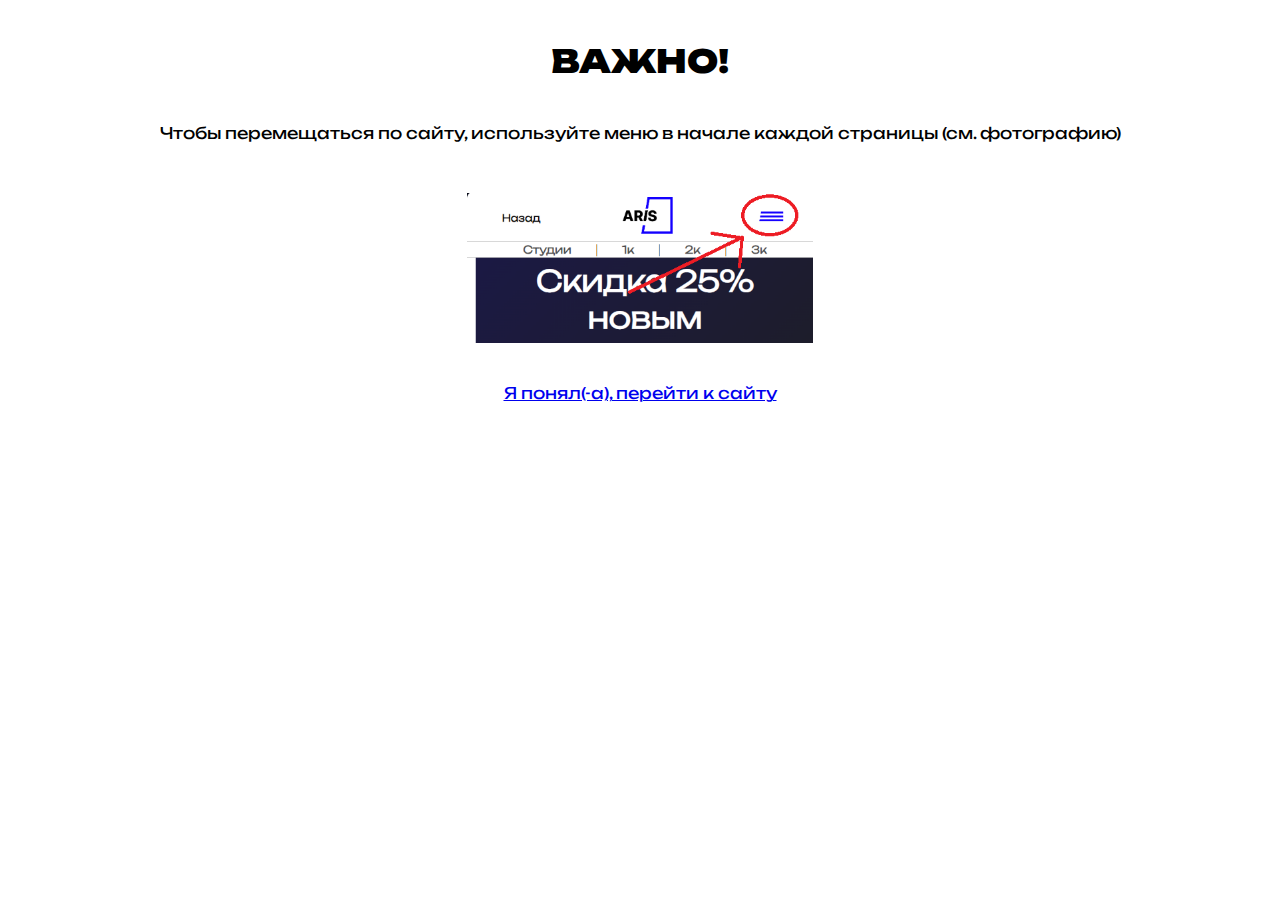
<file: laws.html>
<!DOCTYPE html>
<html lang="en" dir="ltr">
  <head>
    <meta charset="utf-8">
    <title>Инструкция к сайту ARIS</title>
    <meta name="viewport" content="width=device-width, initial-scale=1">
    <link rel="shortcut icon" href="img/fav.png">
    <link rel="stylesheet" href="style.css">
  </head>
  <body>
<div class="inst">




            <br><h1><strong>ВАЖНО!</strong></h1>
          <br>Чтобы перемещаться по сайту, используйте меню в начале каждой страницы (см. фотографию)
          <br><br>
          <br><img class="index-img" src="img/laws.png">
          <br><br><br><a href="/aris/index.html"> Я понял(-а), перейти к сайту</a>


</div>





  </body>
</html>
</file>
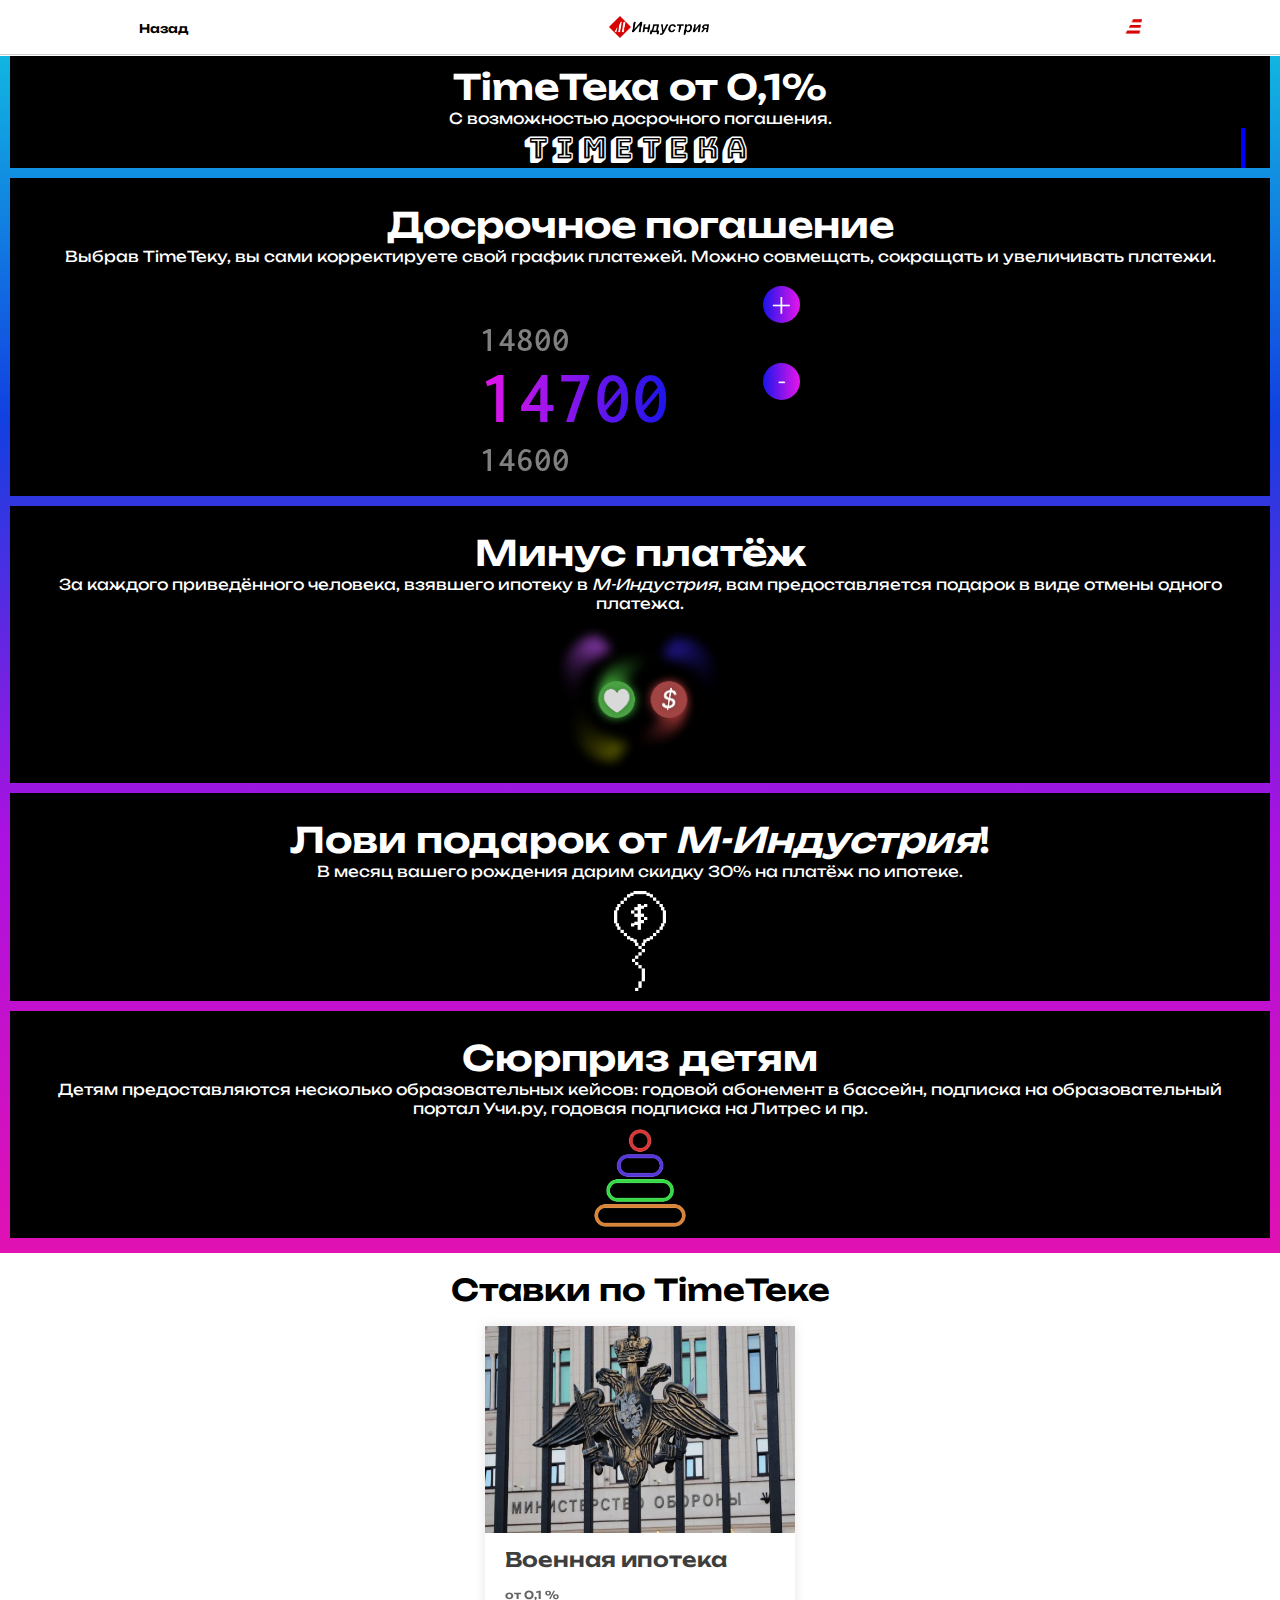
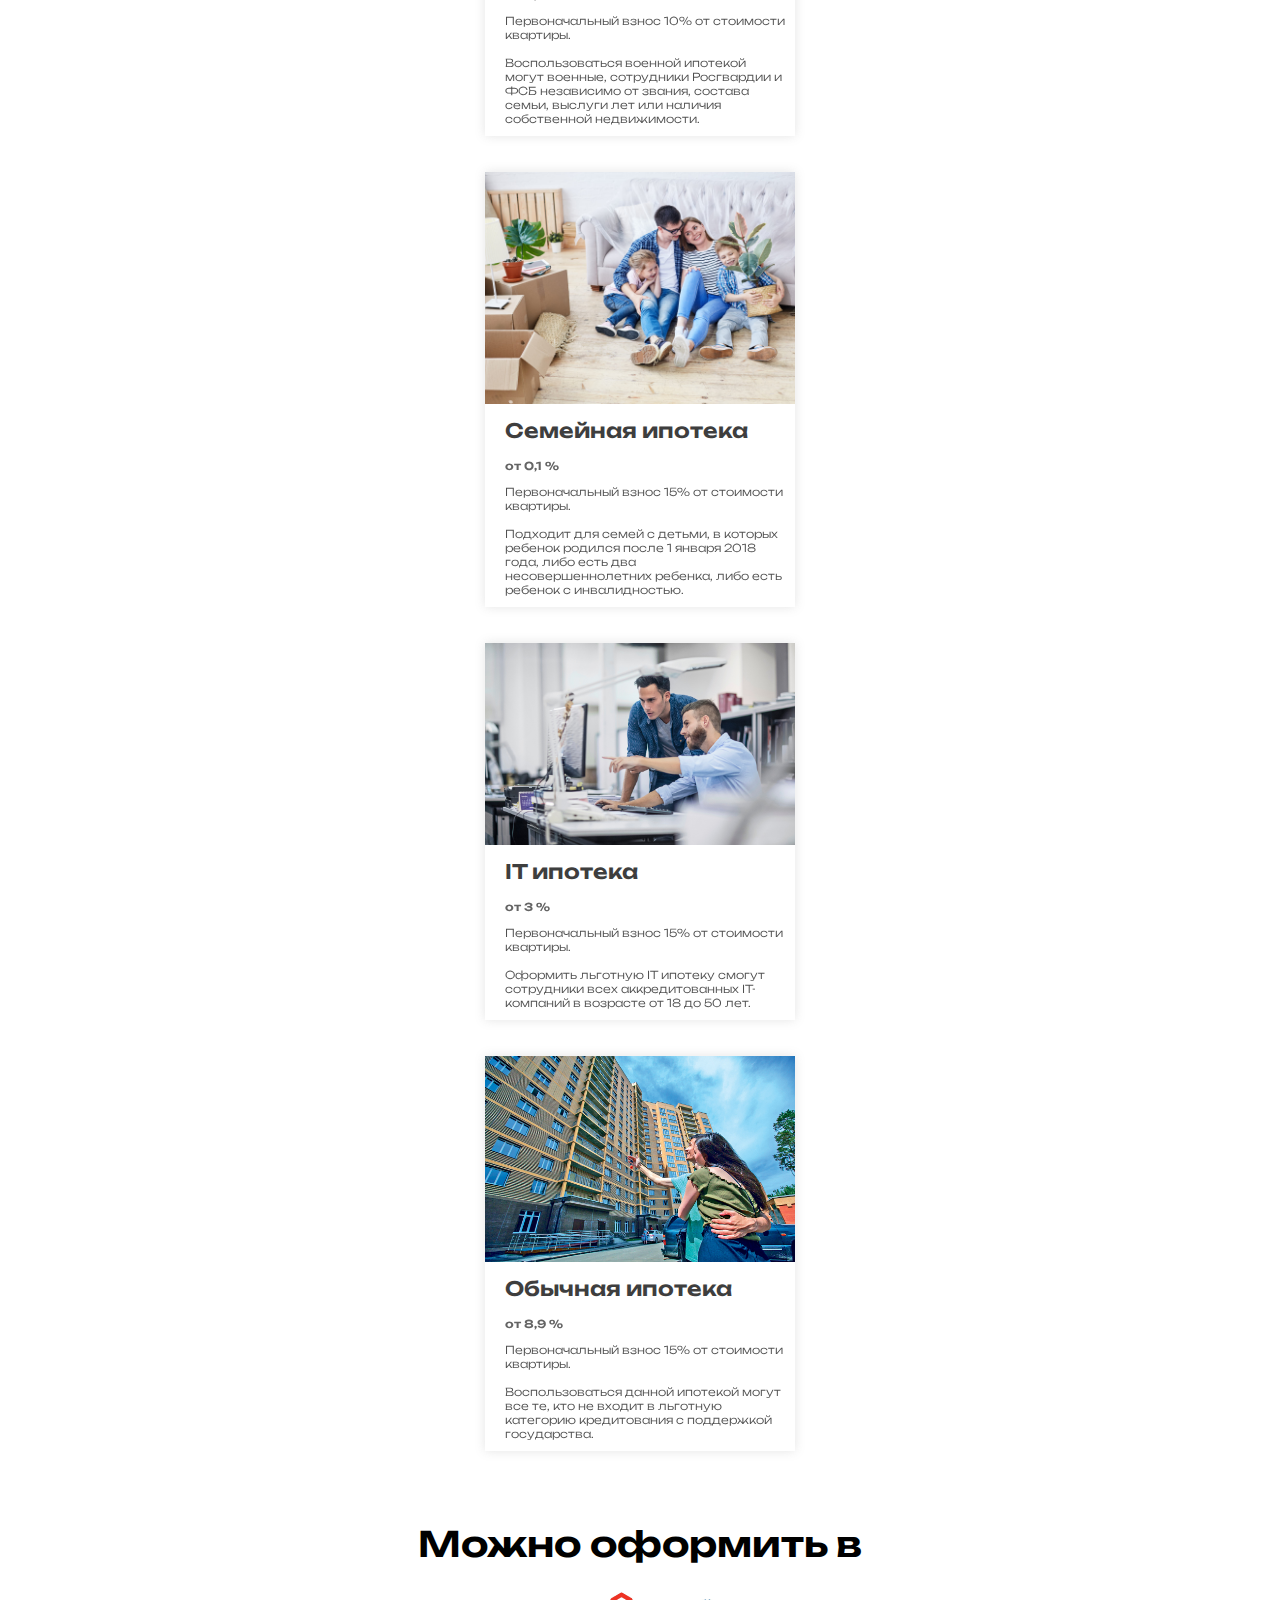
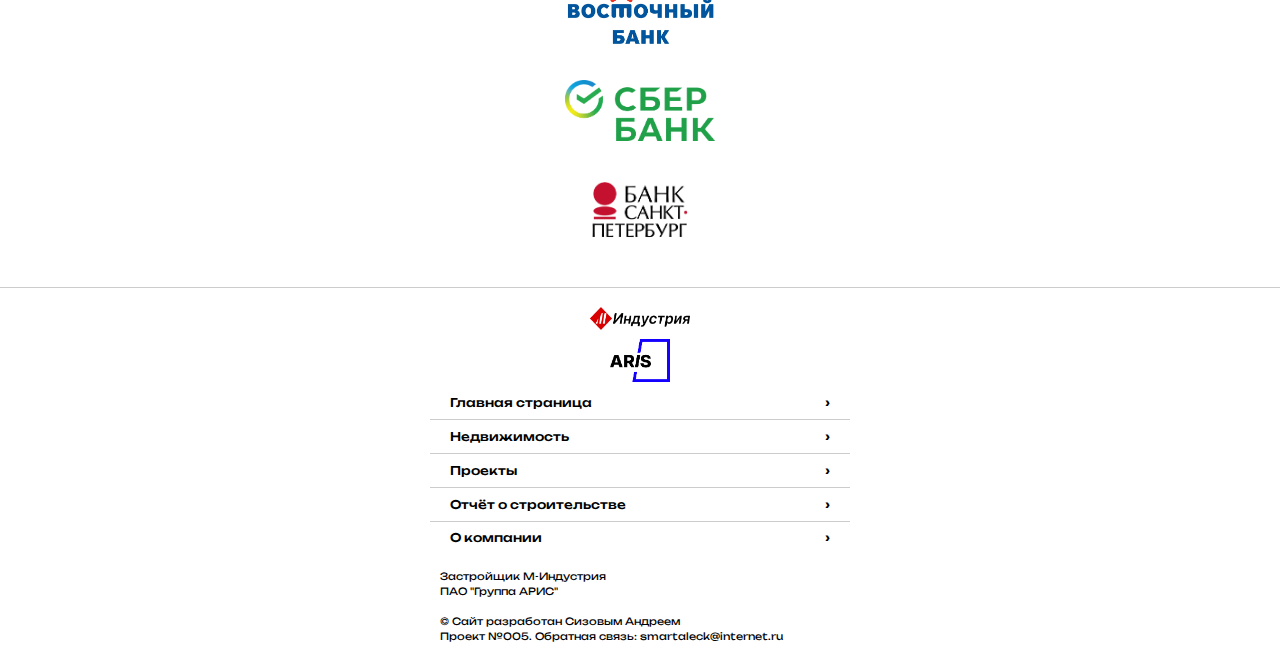
<file: mortgage.html>
<!DOCTYPE html>
<html lang="en" dir="ltr">
  <head>
    <meta charset="utf-8">
    <title>Ипотека М-Индустрия</title>
    <meta name="viewport" content="width=device-width, initial-scale=1">
    <link rel="shortcut icon" href="img/fav.png">
    <link rel="stylesheet" href="style.css">
  </head>
  <body>

    <div class="header">

      <table class="back-obj">
        <tr>
          <th><a href="#" class="back" onclick="history.back();">Назад</a></th>
          <th><a href="/aris/index.html"><img class="logo" src="img/m-industry.png"/></a></th>
          <th><a href="#menu"><img class="burger" src="img/burger.png"/></a></th>
        </tr>
      </table>



      <div class="dash">
      </div>
    </div>


    <div class="menu-list" id="menu"  >

      <table class="back-obj">
        <tr>
          <th><a class="back" style="opacity:0">Назад</a></th>
          <th><a style="opacity:0"><img class="logo" src="img/m-industry.png"/></a></th>
          <th><a href="#"><img class="burger" src="img/burger.png"/></a></th>
        </tr>
      </table>

      <div class="" style="text-align: left">


      <br>

      <div class="menu-option-div">
      <a class="menu-option" href="/aris/index.html">Главная страница</a></div>
      <div class="menu-dash">
      </div>
      <div class="menu-option-div">
      <a class="menu-option" href="/aris/projects.html">Наши проекты</a></div>
      <div class="menu-dash">
      </div>
      <div class="menu-option-div">
      <a class="menu-option" href="/aris/aparts.html">Выбрать квартиру</a></div>
      <div class="menu-dash">
      </div>
      <div class="menu-option-div">
      <a class="menu-option" href="/aris/states.html">Отчёт о строительстве</a></div>
      <div class="menu-dash">
      </div>
      <div class="menu-option-div">
      <a class="menu-option" href="/aris/about.html">Группа АРИС</a></div>
    </div>

    </div>
    <div style="background: linear-gradient(to bottom, #11C8E1, #1140E1, #AB11E1, #E111B2); padding-bottom: 5px;">
    <div class="standart-2">

        <a class="standart-title">TimeТека от 0,1%</a>
        <br><a class="standart-descr">С возможностью досрочного погашения.</a>
        <br>
        <div class="timeteka">
          <h1 class="timeteka-text">TimeTeka</h1>
        </div>

    </div>

    <div class="standart-3">

        <a class="standart-title">Досрочное погашение</a>
        <br><a class="standart-descr">Выбрав TimeТеку, вы сами корректируете свой график платежей. Можно совмещать, сокращать и увеличивать платежи.</a>


<script type="text/javascript">
function mortgage_element1_plus() {
  var num = document.getElementById("mortgageone").innerHTML;
  var old_num = document.getElementById("mortgageold").innerHTML;
  var futur_num = document.getElementById("mortgagefutur").innerHTML;
  document.getElementById("mortgageone").innerHTML = (Number(num) + 100);
  document.getElementById("mortgagefutur").innerHTML = (Number(futur_num) + 100);
  document.getElementById("mortgageold").innerHTML = (Number(old_num) + 100);
}
function mortgage_element1_minus() {
  var num = document.getElementById("mortgageone").innerHTML;
  var old_num = document.getElementById("mortgageold").innerHTML;
  var futur_num = document.getElementById("mortgagefutur").innerHTML;
  document.getElementById("mortgageone").innerHTML = (Number(num) - 100);
  document.getElementById("mortgagefutur").innerHTML = (Number(futur_num) - 100);
  document.getElementById("mortgageold").innerHTML = (Number(old_num) - 100);
}
</script>

        <div class="mortgage-plus-minus" style="padding-bottom: 200px">
          <div style="float: left"><div class="future_money_keeper" id="mortgagefutur">
            14800
          </div>
          <div class="money_keeper" id="mortgageone">
            14700
          </div>
          <div class="old_money_keeper" id="mortgageold">
            14600
          </div>
        </div>
        <div style="float: right">
          <div class="plus"  id="mortgage_2element" onclick="mortgage_element1_plus()">
            +
          </div>
          <br><div class="minus" id="mortgage_2element" onclick="mortgage_element1_minus()">
            -
          </div>
        </div>
        </div>

    </div>
    <div class="standart-3">

        <a class="standart-title">Минус платёж</a>
        <br><a class="standart-descr">За каждого приведённого человека, взявшего ипотеку в <i><span style="white-space: nowrap;">М-Индустрия</span></i>, вам предоставляется подарок в виде отмены одного платежа.</a>
        <br><img class="index-img" src="img/st_18.png">

    </div>
    <div class="standart-3">

        <a class="standart-title">Лови подарок от <i><span style="white-space: nowrap;">М-Индустрия</span></i>!</a>
        <br><a class="standart-descr">В месяц вашего рождения дарим скидку 30% на платёж по ипотеке.</a>
        <br><img class="index-img" style="height: 100px"src="img/st_19.png">

    </div>
    <div class="standart-3">

        <a class="standart-title">Сюрприз детям</a>
        <br><a class="standart-descr">Детям предоставляются несколько образовательных кейсов: годовой абонемент в бассейн, подписка на образовательный портал Учи.ру, годовая подписка на Литрес и пр.</a>
        <br><img class="index-img" style="height: 100px"src="img/st_20.png">

    </div>
</div>
    <br><a class="ad-title">Ставки по TimeТеке</a>
    <div style="text-align: center; margin: auto ">
    <br>
    <div class="flats">

      <div class="flats-with-shadow">


      <img src="img/mortgage_1.png" style="max-width: 310px">

      <div class="mortgage-naming">Военная ипотека</div>
      <div class="dash-mortgage">

      </div>
      <div class="mortgagepercents">от 0,1 %</div>
      <div class="mortgagedescr">Первоначальный взнос 10% от стоимости квартиры.<br><br>
      Воспользоваться военной ипотекой могут военные, сотрудники Росгвардии и ФСБ независимо от звания, состава семьи, выслуги лет или наличия собственной недвижимости.</div>
    </div></div>
    <br> <br>

    <div class="flats">

      <div class="flats-with-shadow">


      <img src="img/mortgage_2.png" style="max-width: 310px">

      <div class="mortgage-naming">Семейная ипотека</div>
      <div class="dash-mortgage">

      </div>
      <div class="mortgagepercents">от 0,1 %</div>
      <div class="mortgagedescr">Первоначальный взнос 15% от стоимости квартиры.<br><br>
      Подходит для семей с детьми, в которых ребенок родился после 1 января 2018 года, либо есть два несовершеннолетних ребенка, либо есть ребенок с инвалидностью.</div>
    </div></div>


      <br><br>


      <div class="flats">

        <div class="flats-with-shadow">


        <img src="img/mortgage_3.png" style="max-width: 310px">

        <div class="mortgage-naming">IT ипотека</div>
        <div class="dash-mortgage">

        </div>
        <div class="mortgagepercents">от 3 %</div>
        <div class="mortgagedescr">Первоначальный взнос 15% от стоимости квартиры.<br><br>
        Оформить льготную IT ипотеку смогут сотрудники всех аккредитованных IT-компаний в возрасте от 18 до 50 лет.</div>
      </div></div>


      <br> <br>

      <div class="flats">

        <div class="flats-with-shadow">


        <img src="img/mortgage_4.png" style="max-width: 310px">

        <div class="mortgage-naming">Обычная ипотека</div>
        <div class="dash-mortgage">

        </div>
        <div class="mortgagepercents">от 8,9 %</div>
        <div class="mortgagedescr">Первоначальный взнос 15% от стоимости квартиры.<br><br>
        Воспользоваться данной ипотекой могут все те, кто не входит в льготную категорию кредитования с поддержкой государства.</div>
      </div></div>


    <br><br>
</div>
<div class="standart-6">

    <a class="black-title">Можно оформить в</a>
    <br><br><img src="img/Vostochnyj.png" class="partners-img">
    <br><br><img src="img/Sber.png" class="partners-img">
    <br><br><img src="img/spbb.png" class="partners-img">


</div>
<div class="dash">

</div>
<div class="cellar">

  <br><img class="logo" src="img/m-industry.png"/>
  <br><img class="logo" style="width: 60px" src="img/logotype.png"/>

  <div class="cellar-urls-keeper">


    <div class="cellar-urls"  onclick="location.href='/aris/index.html'" >
      <a class="cellar-urls"  >Главная страница</a>
    </div>
    <div class="cellar-urls-to">
      <a class="cellar-urls-to">›</a>
    </div>

    <div class="dash"></div>

    <div class="cellar-urls"  onclick="location.href='/aris/aparts'" >
      <a class="cellar-urls"  >Недвижимость</a>
    </div>
    <div class="cellar-urls-to">
      <a class="cellar-urls-to">›</a>
    </div>

    <div class="dash"></div>

    <div class="cellar-urls"  onclick="location.href='/aris/projects.html'" >
      <a class="cellar-urls"  >Проекты</a>
    </div>
    <div class="cellar-urls-to">
      <a class="cellar-urls-to">›</a>
    </div>

    <div class="dash"></div>

    <div class="cellar-urls"  onclick="location.href='/aris/states.html'" >
      <a class="cellar-urls"  >Отчёт о строительстве</a>
    </div>
    <div class="cellar-urls-to">
      <a class="cellar-urls-to">›</a>
    </div>

    <div class="dash"></div>

    <div class="cellar-urls"  onclick="location.href='/aris/about.html'" >
      <a class="cellar-urls"  >О компании</a>
    </div>
    <div class="cellar-urls-to">
      <a class="cellar-urls-to">›</a>
    </div>


  </div>

<br>
  <div class="cellar-main-text-keeper"><a class="cellar-main-text">Застройщик М-Индустрия</a></div>
  <div class="cellar-main-text-keeper"><a class="cellar-main-text">ПАО "Группа АРИС"</a></div>
  <br>
  <div class="cellar-main-text-keeper"><a class="cellar-main-text">© Сайт разработан  Сизовым Андреем</a></div>
  <div class="cellar-main-text-keeper"><a class="cellar-main-text">Проект №005. Обратная связь: smartaleck@internet.ru</a></div>
</div>
  </body>
</html>
</file>
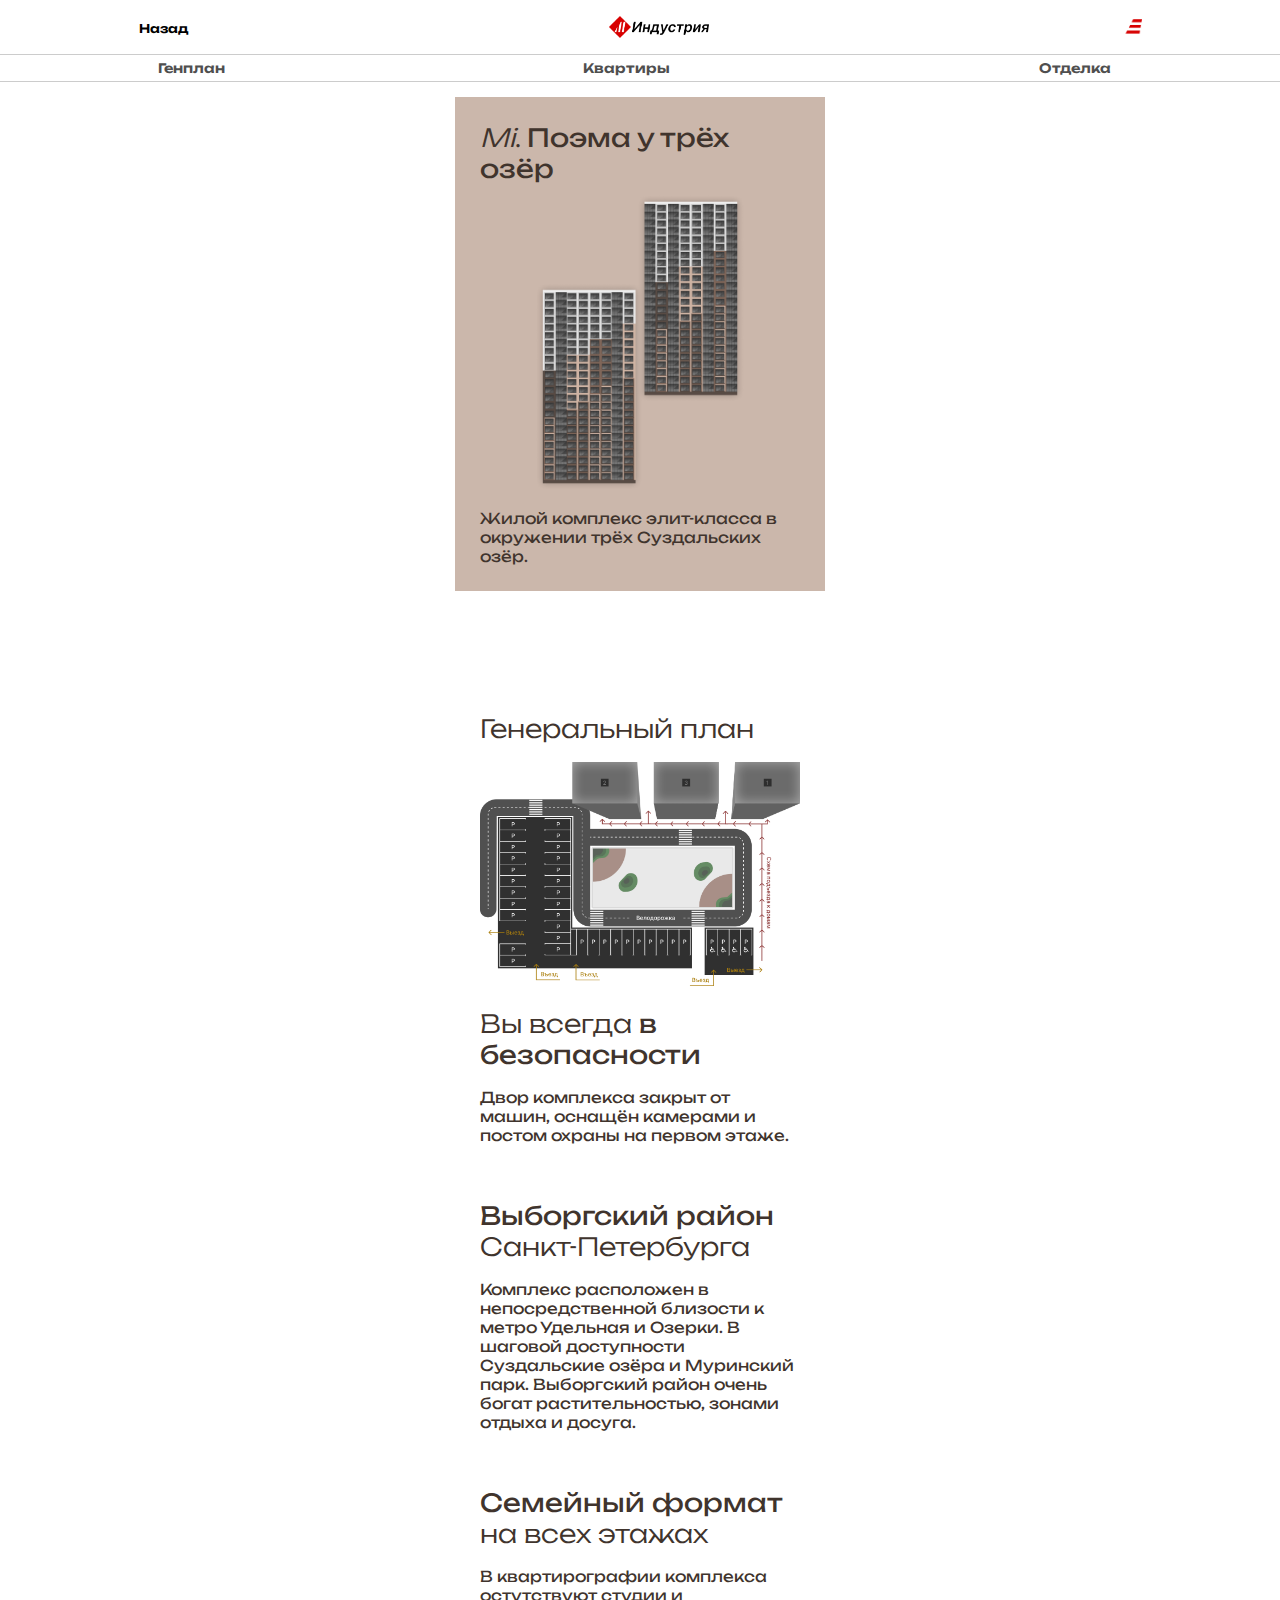
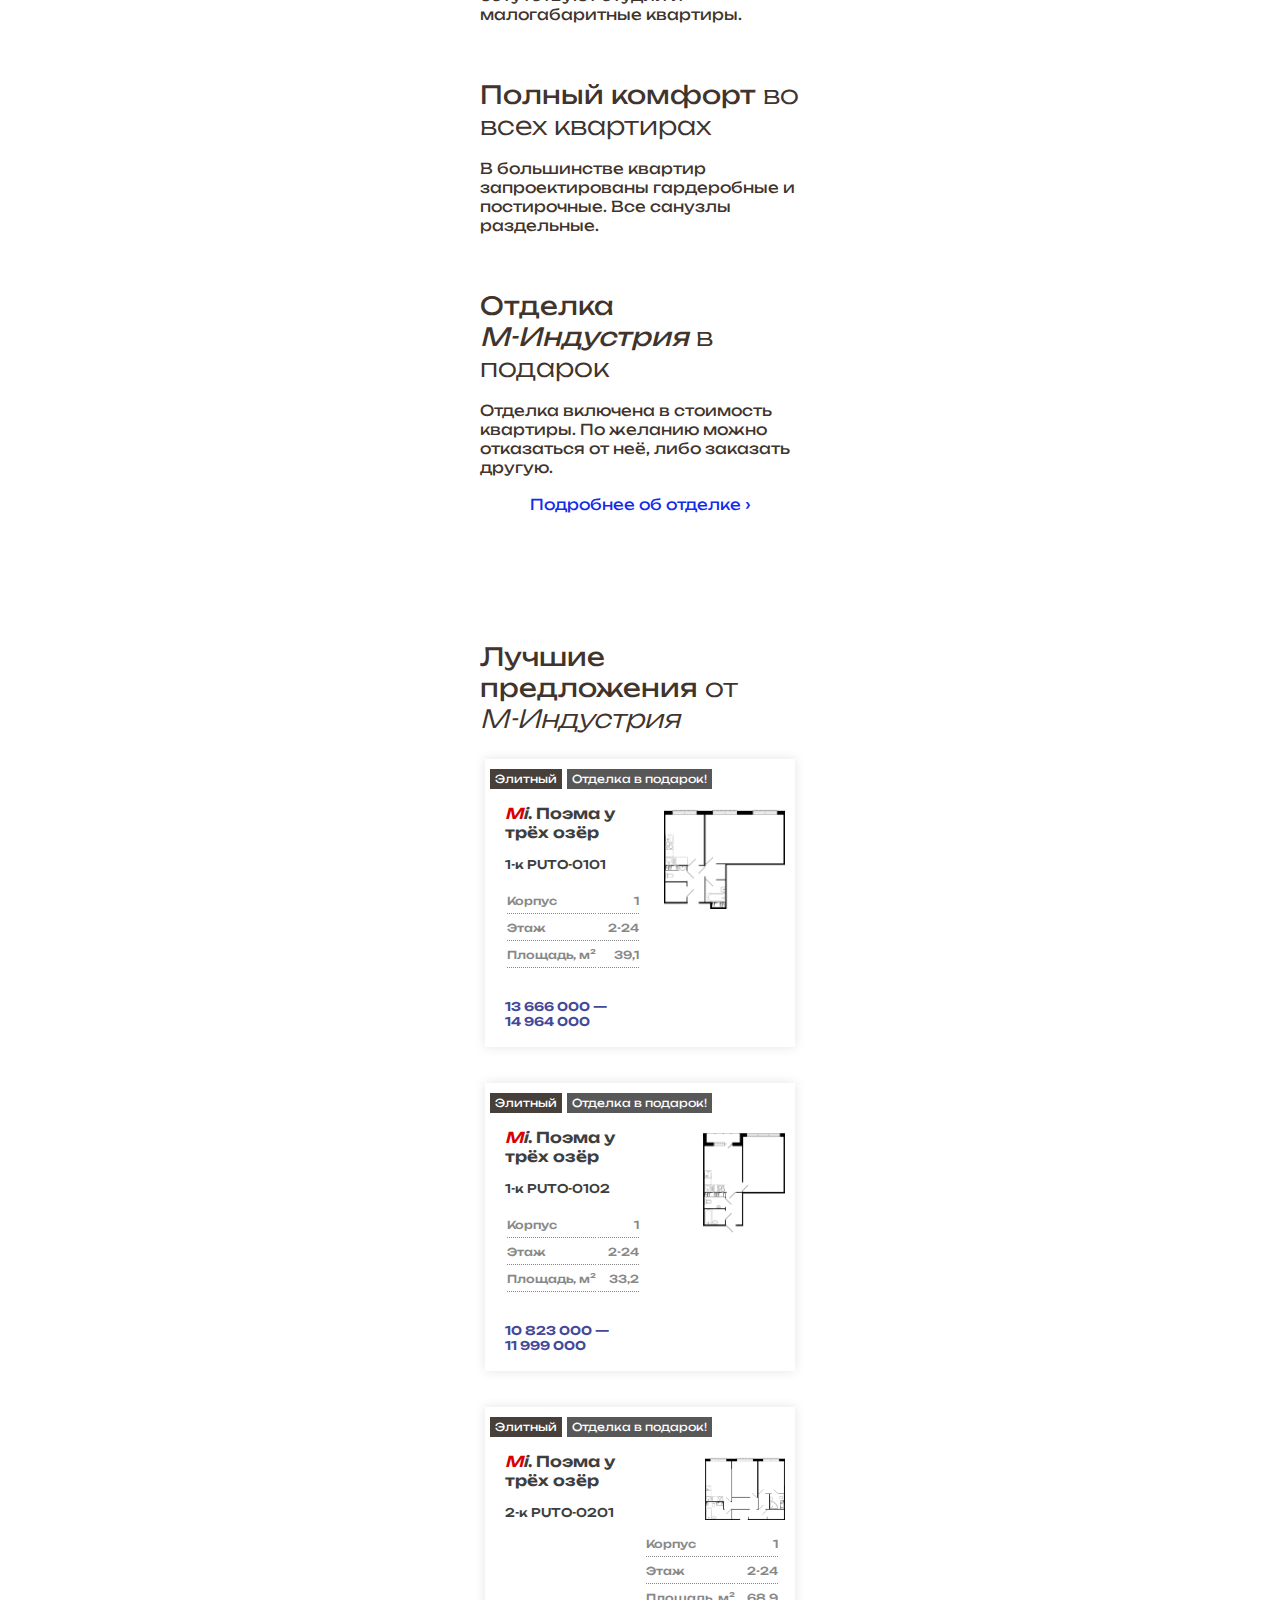
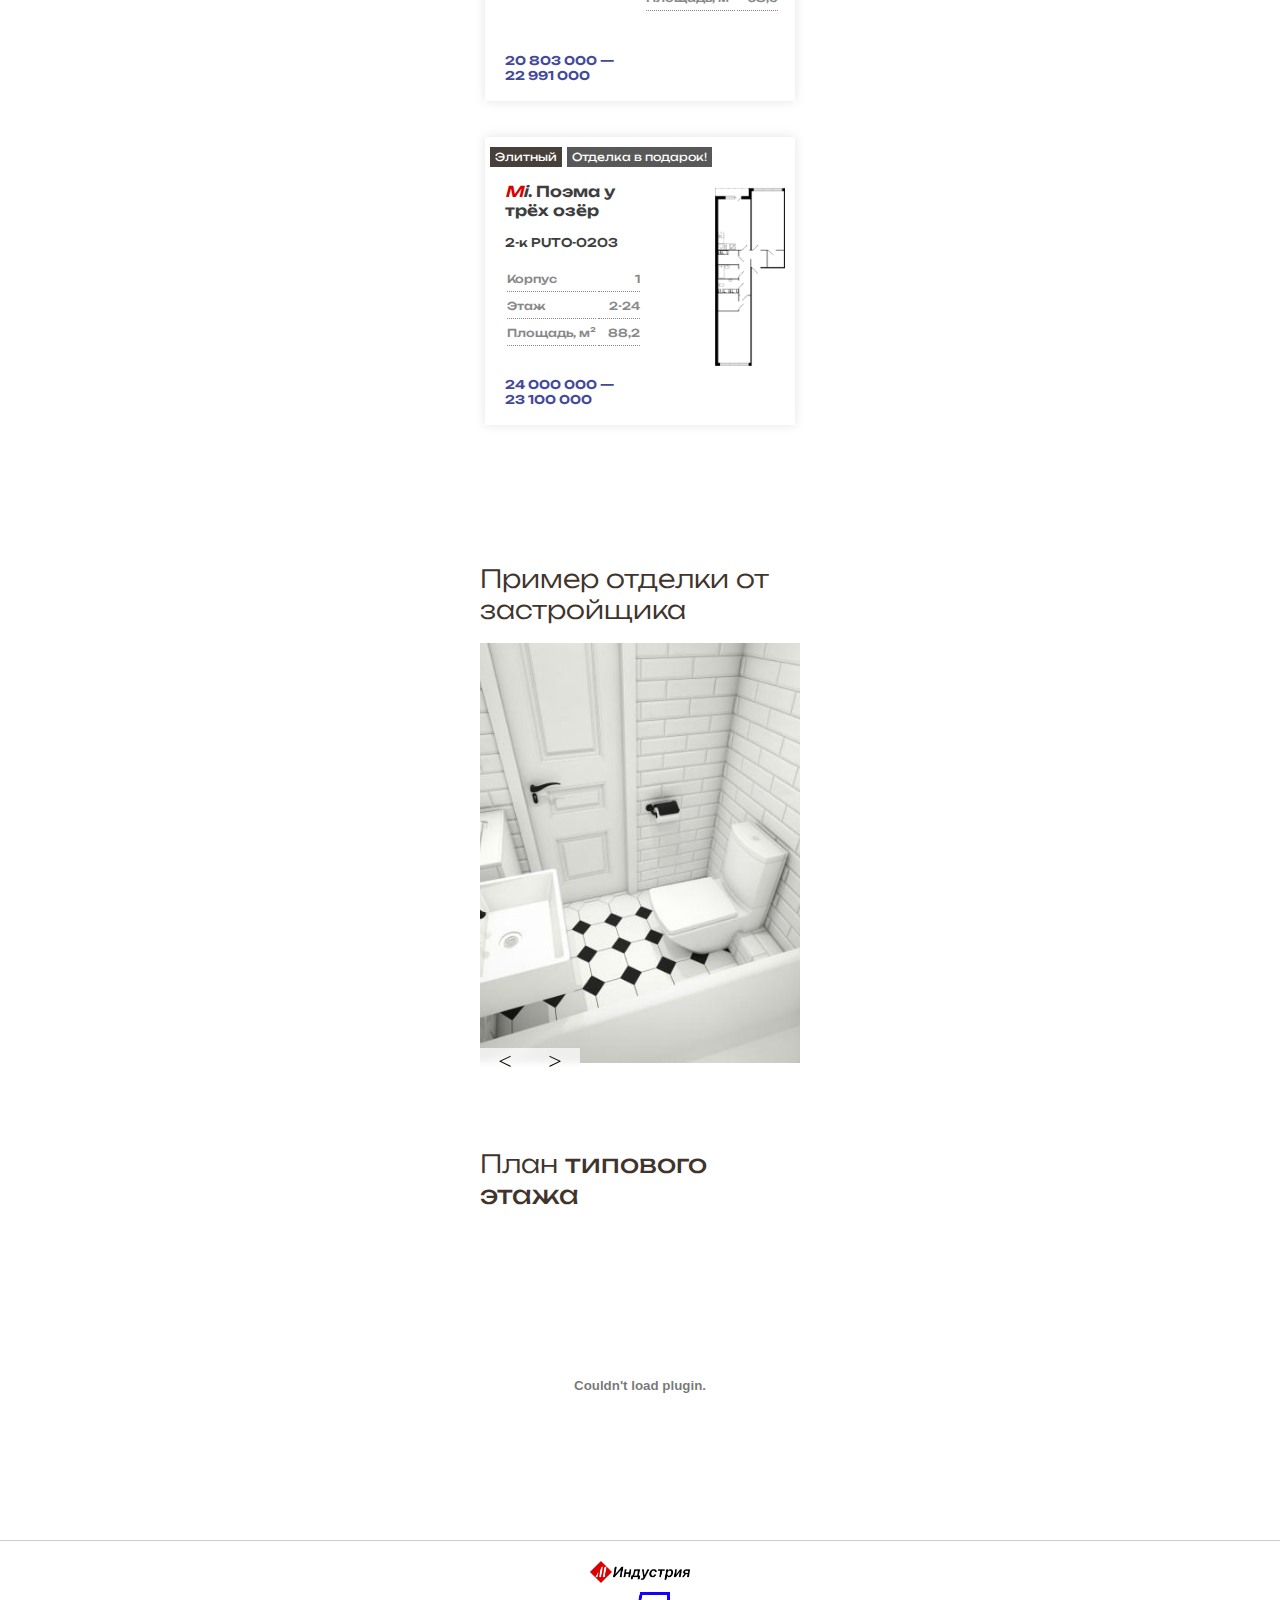
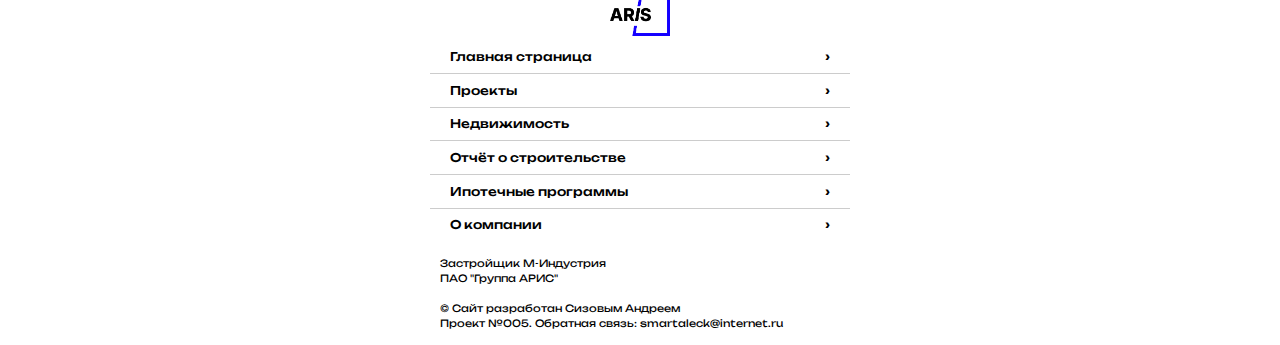
<file: poema-u-treh-ozer.html>
<!DOCTYPE html>
<html lang="en" dir="ltr">
  <head>

    <meta charset="utf-8">
    <title>ЖК Поэма у трёх озёр</title>
    <meta name="viewport" content="width=device-width, initial-scale=1">
    <link rel="shortcut icon" href="img/fav.png">
    <link rel="stylesheet" href="style.css">

  </head>
  <body>
        <div class="header">

          <table class="back-obj">
            <tr>
              <th><a href="#" class="back" onclick="history.back();">Назад</a></th>
              <th><a href="/aris/index.html"><img class="logo" src="img/m-industry.png"/></a></th>
              <th><a href="#menu"><img class="burger" src="img/burger.png"/></a></th>
            </tr>
          </table>
          <div class="dash">
          </div>
          <table style="width: 100%;">
            <tr>
              <th><a href="#genplan" class="many-rooms-url-head">Генплан</a></th>
              <th><a href="#aparts" class="many-rooms-url-head">Квартиры</a></th>
              <th><a href="#otdelka" class="many-rooms-url-head">Отделка</a></th>
            </tr>
          </table>




          <div class="dash">
          </div>
          </div>

          <div class="menu-list" id="menu"  >

            <table class="back-obj">
              <tr>
                <th><a class="back" style="opacity:0">Назад</a></th>
                <th><a style="opacity:0"><img class="logo" src="img/m-industry.png"/></a></th>
                <th><a href="#"><img class="burger" src="img/burger.png"/></a></th>
              </tr>
            </table>

            <div class="" style="text-align: left">


            <br>
            <div class="menu-option-div">
            <a class="menu-option" href="/aris/index.html">Главная страница</a></div>
            <div class="menu-dash">
            </div>
            <div class="menu-option-div">
            <a class="menu-option" href="/aris/projects.html">Проекты</a></div>
            <div class="menu-dash">
            </div>
            <div class="menu-option-div">
            <a class="menu-option" href="/aris/aparts.html">Недвижимость</a></div>
            <div class="menu-dash">
            </div>
            <div class="menu-option-div">
            <a class="menu-option" href="/aris/mortgage.html">Ипотека</a></div>
            <div class="menu-dash">
            </div>

            <div class="menu-option-div">
            <a class="menu-option" href="/aris/states.html">Отчёт о строительстве</a></div>
            <div class="menu-dash">
            </div>
            <div class="menu-option-div">
            <a class="menu-option" href="/aris/about.html">Группа АРИС</a></div>
            </div>

          </div>
          <br>
<br><br><br><div class="house-ad">
  <div class="hello-puto" style="background-color: #CBB7AB;">

      <div class="hello-title-1" style="color: #40342D; font-weight: 300"><i>Mi</i>. <strong>Поэма у трёх озёр</strong></div>
<img class="ad-img" style="width: 100%"  src="img/poema-u-treh-ozer-promo.png">
  <br><br><div class="ad-descr" style="color: #40342D; text-align: left">Жилой комплекс элит-класса в окружении трёх Суздальских озёр.</div>
</div>
</div>

<div class="house-ad-extra" id="genplan">
  <br><br><br><br>
  <div class="hello-puto" style="background-color: #fff;">
    <div class="hello-title-1" style="color: #40342D; font-weight: 300">Генеральный план</div>
    <br><img style="width: 100%" src="img/puto_plan.png"/>
      <br><br><div class="hello-title-1" style="color: #40342D; font-weight: 300">Вы всегда <strong>в безопасности</strong></div>
  <br><div class="ad-descr" style="color: #40342D; text-align: left">Двор комплекса закрыт от машин, оснащён камерами и постом охраны на первом этаже.</div>
</div>
</div>
<div class="house-ad-extra">
  <div class="hello-puto" style="background-color: #fff;">

      <div class="hello-title-1" style="color: #40342D; font-weight: 300"><strong>Выборгский район</strong> Санкт-Петербурга</div>
  <br><div class="ad-descr" style="color: #40342D; text-align: left">Комплекс расположен в непосредственной близости к метро Удельная и Озерки. В шаговой доступности Суздальские озёра и Муринский парк. Выборгский район очень богат растительностью, зонами отдыха и досуга.</div>
</div>
</div>

<div class="house-ad-extra">
  <div class="hello-puto" style="background-color: #fff;">

      <div class="hello-title-1" style="color: #40342D; font-weight: 300"><strong>Семейный формат</strong> на всех этажах</div>
  <br><div class="ad-descr" style="color: #40342D; text-align: left">В квартирографии комплекса остутствуют студии и малогабаритные квартиры.</div>
</div>
</div>
<div class="house-ad-extra">
  <div class="hello-puto" style="background-color: #fff;">

      <div class="hello-title-1" style="color: #40342D; font-weight: 300"><strong>Полный комфорт</strong> во всех квартирах</div>
  <br><div class="ad-descr" style="color: #40342D; text-align: left">В большинстве квартир запроектированы гардеробные и постирочные. Все санузлы раздельные.</div>
</div>
</div>
<div class="house-ad-extra">
  <div class="hello-puto" style="background-color: #fff;">

      <div class="hello-title-1" style="color: #40342D; font-weight: 300"><strong>Отделка <i><span style="white-space: nowrap;">М-Индустрия</span></i></strong> в подарок</div>
  <br><div class="ad-descr" style="color: #40342D; text-align: left">Отделка включена в стоимость квартиры. По желанию можно отказаться от неё, либо заказать другую.</div>
  <br><a class="hello-descr hello_url" style="color: #142BE9; animation: none" href="#otdelka">Подробнее об отделке ›</a>
</div>
</div>
<div class="house-ad-extra" id="aparts">
  <br><br><br><br>
  <div class="hello-puto" style="background-color: #fff;">

      <div class="hello-title-1" style="color: #40342D; font-weight: 300"><strong>Лучшие предложения</strong> от <i><span style="white-space: nowrap;">М-Индустрия</span></i></div>
</div>
</div>
<div class="flats-with-shadow">
  <div class="fws-general">
<div style="padding-top: 10px"></div>
<div class="complex-class-keeper">
<div class="complex-class" style="background-color: #473F3A">Элитный</div><div class="complex-class" style="margin: 0px 10px 10px 0px; background-color: #585858">Отделка в подарок!</div>
</div>
<div class="image-in-aparts"><img class="flats-img" src="img/fl_orp1.png" style="height: 100px"></div>
<div class="complex-naming-in-aparts" style="text-align: left"><i><span style="color: #D80000"> M</span>i</i>. Поэма у <br>трёх озёр</div>
<br><br><div class="apart-naming-in-aparts" style="text-align: left">1-к PUTO-0101</div>
<br><div class="table-aparts-info-keeper">

  <table class="table-aparts-info">
    <tr>
      <td id="left">Корпус</td><td id="right">1</td>
    </tr>
    <tr>
      <td id="left">Этаж</td><td id="right">2-24</td>
    </tr>
    <tr>
      <td id="left">Площадь, м²</td><td id="right"> 39,1</td>
    </tr>
  </table>

</div>
<br><br>
</div>
<div class="flats-price-aparts">13 <span>666</span> 000 —<br>14 <span>964</span> 000</div><br>
</div>
<br><br>
<div class="flats-with-shadow">
  <div class="fws-general">
<div style="padding-top: 10px"></div>
<div class="complex-class-keeper">
<div class="complex-class" style="background-color: #473F3A">Элитный</div><div class="complex-class" style="margin: 0px 10px 10px 0px; background-color: #585858">Отделка в подарок!</div>
</div>
<div class="image-in-aparts"><img class="flats-img" src="img/fl_trp2.png" style="height: 100px"></div>
<div class="complex-naming-in-aparts" style="text-align: left"><i><span style="color: #D80000"> M</span>i</i>. Поэма у <br>трёх озёр</div>
<br><br><div class="apart-naming-in-aparts" style="text-align: left">1-к PUTO-0102</div>
<br><div class="table-aparts-info-keeper">

  <table class="table-aparts-info">
    <tr>
      <td id="left">Корпус</td><td id="right">1</td>
    </tr>
    <tr>
      <td id="left">Этаж</td><td id="right">2-24</td>
    </tr>
    <tr>
      <td id="left">Площадь, м²</td><td id="right"> 33,2</td>
    </tr>
  </table>

</div>
<br><br>
</div>
<div class="flats-price-aparts">10 <span>823</span> 000 —<br>11 <span>999</span> 000</div><br>
</div>
<br><br>
<div class="flats-with-shadow">
  <div class="fws-general">
<div style="padding-top: 10px"></div>
<div class="complex-class-keeper">
<div class="complex-class" style="background-color: #473F3A">Элитный</div><div class="complex-class" style="margin: 0px 10px 10px 0px; background-color: #585858">Отделка в подарок!</div>
</div>
<div class="image-in-aparts"><img class="flats-img" src="img/fl_trp1.png" style="width: 80px"></div>
<div class="complex-naming-in-aparts" style="text-align: left"><i><span style="color: #D80000"> M</span>i</i>. Поэма у <br>трёх озёр</div>
<br><br><div class="apart-naming-in-aparts" style="text-align: left">2-к PUTO-0201</div>
<br><div class="table-aparts-info-keeper">

  <table class="table-aparts-info">
    <tr>
      <td id="left">Корпус</td><td id="right">1</td>
    </tr>
    <tr>
      <td id="left">Этаж</td><td id="right">2-24</td>
    </tr>
    <tr>
      <td id="left">Площадь, м²</td><td id="right"> 68,9</td>
    </tr>
  </table>

</div>
<br><br>
</div>
<div class="flats-price-aparts">20 <span>803</span> 000 —<br>22 <span>991</span> 000</div><br>
</div>
<br><br>
<div class="flats-with-shadow">
  <div class="fws-general">
<div style="padding-top: 10px"></div>
<div class="complex-class-keeper">
<div class="complex-class" style="background-color: #473F3A">Элитный</div><div class="complex-class" style="margin: 0px 10px 10px 0px; background-color: #585858">Отделка в подарок!</div>
</div>
<div class="image-in-aparts"><img class="flats-img" src="img/fl_trp3.png" style="width: 70px"></div>
<div class="complex-naming-in-aparts" style="text-align: left"><i><span style="color: #D80000"> M</span>i</i>. Поэма у <br>трёх озёр</div>
<br><br><div class="apart-naming-in-aparts" style="text-align: left">2-к PUTO-0203</div>
<br><div class="table-aparts-info-keeper">

  <table class="table-aparts-info">
    <tr>
      <td id="left">Корпус</td><td id="right">1</td>
    </tr>
    <tr>
      <td id="left">Этаж</td><td id="right">2-24</td>
    </tr>
    <tr>
      <td id="left">Площадь, м²</td><td id="right"> 88,2</td>
    </tr>
  </table>

</div>
<br><br>
</div>
<div class="flats-price-aparts">24 <span>000</span> 000 —<br>23 <span>100</span> 000</div><br>
</div>
<br><br>
<main>
  <div class="house-ad-extra" id="otdelka">
<br><br><br><br>
    <div class="hello-puto" style="background-color: #fff;">


        <div class="hello-title-1" style="color: #40342D; font-weight: 300">Пример отделки от застройщика</div>
  <br><div class="slider-container">
  <div class="slider">
    <img src="img/otdelka-sanuzel.png" alt="Отделка санузла">
    <img src="img/otdelka-kuhnya.png" alt="Отделка кухни">
    <img src="img/otdelka-koridor.png" alt="Отделка коридора">
    <img src="img/otdelka-komnata.png" alt="Отделка комнаты">
    <img src="img/otdelka-balkon.png" alt="Отделка балкона">
  </div>
  <div class="prev-button" aria-label="Посмотреть предыдущий слайд">&lt;</div>
  <div class="next-button" aria-label="Посмотреть следующий слайд">&gt</div>
</div>
</div>
</div>
</main>

<script>
const slider = document.querySelector('.slider');
const prevButton = document.querySelector('.prev-button');
const nextButton = document.querySelector('.next-button');
const slides = Array.from(slider.querySelectorAll('img'));
const slideCount = slides.length;
let slideIndex = 0;

prevButton.addEventListener('click', showPreviousSlide);
nextButton.addEventListener('click', showNextSlide);

function showPreviousSlide() {
  slideIndex = (slideIndex - 1 + slideCount) % slideCount;
  updateSlider();
}

function showNextSlide() {
  slideIndex = (slideIndex + 1) % slideCount;
  updateSlider();
}

function updateSlider() {
  slides.forEach((slide, index) => {
    if (index === slideIndex) {
      slide.style.display = 'block';
    } else {
      slide.style.display = 'none';
    }
  });
}

updateSlider();</script>
<div class="house-ad-extra" id="etaji">

  <div class="hello-puto" style="background-color: #fff;">

      <div class="hello-title-1" style="color: #40342D; font-weight: 300">План <strong>типового этажа</strong></div>
</div>
</div>
<object><embed src="floor-construction/neva_fc_1.pdf" height="300px"/></object>
</body>
        <div class="dash">
        </div>
        <div class="cellar">

          <br><img class="logo" src="img/m-industry.png"/>
          <br><img class="logo" style="width: 60px" src="img/logotype.png"/>

          <div class="cellar-urls-keeper">

            <div class="cellar-urls"  onclick="location.href='/aris/index.html'" >
              <a class="cellar-urls"  >Главная страница</a>
            </div>
            <div class="cellar-urls-to">
              <a class="cellar-urls-to">›</a>
            </div>

            <div class="dash"></div>

            <div class="cellar-urls"  onclick="location.href='/aris/projects'" >
              <a class="cellar-urls"  >Проекты</a>
            </div>
            <div class="cellar-urls-to">
              <a class="cellar-urls-to">›</a>
            </div>

            <div class="dash"></div>

            <div class="cellar-urls"  onclick="location.href='/aris/aparts'" >
              <a class="cellar-urls"  >Недвижимость</a>
            </div>
            <div class="cellar-urls-to">
              <a class="cellar-urls-to">›</a>
            </div>


            <div class="dash"></div>

            <div class="cellar-urls"  onclick="location.href='/aris/states.html'" >
              <a class="cellar-urls"  >Отчёт о строительстве</a>
            </div>
            <div class="cellar-urls-to">
              <a class="cellar-urls-to">›</a>
            </div>



            <div class="dash"></div>

            <div class="cellar-urls"  onclick="location.href='/aris/mortgage.html'" >
              <a class="cellar-urls"  >Ипотечные программы</a>
            </div>
            <div class="cellar-urls-to">
              <a class="cellar-urls-to">›</a>
            </div>

            <div class="dash"></div>

            <div class="cellar-urls"  onclick="location.href='/aris/about.html'" >
              <a class="cellar-urls"  >О компании</a>
            </div>
            <div class="cellar-urls-to">
              <a class="cellar-urls-to">›</a>
            </div>


          </div>

<br>
          <div class="cellar-main-text-keeper"><a class="cellar-main-text">Застройщик М-Индустрия</a></div>
          <div class="cellar-main-text-keeper"><a class="cellar-main-text">ПАО "Группа АРИС"</a></div>
          <br>
          <div class="cellar-main-text-keeper"><a class="cellar-main-text">© Сайт разработан  Сизовым Андреем</a></div>
          <div class="cellar-main-text-keeper"><a class="cellar-main-text">Проект №005. Обратная связь: smartaleck@internet.ru</a></div>
        </div>
  </body>
</html>
</file>
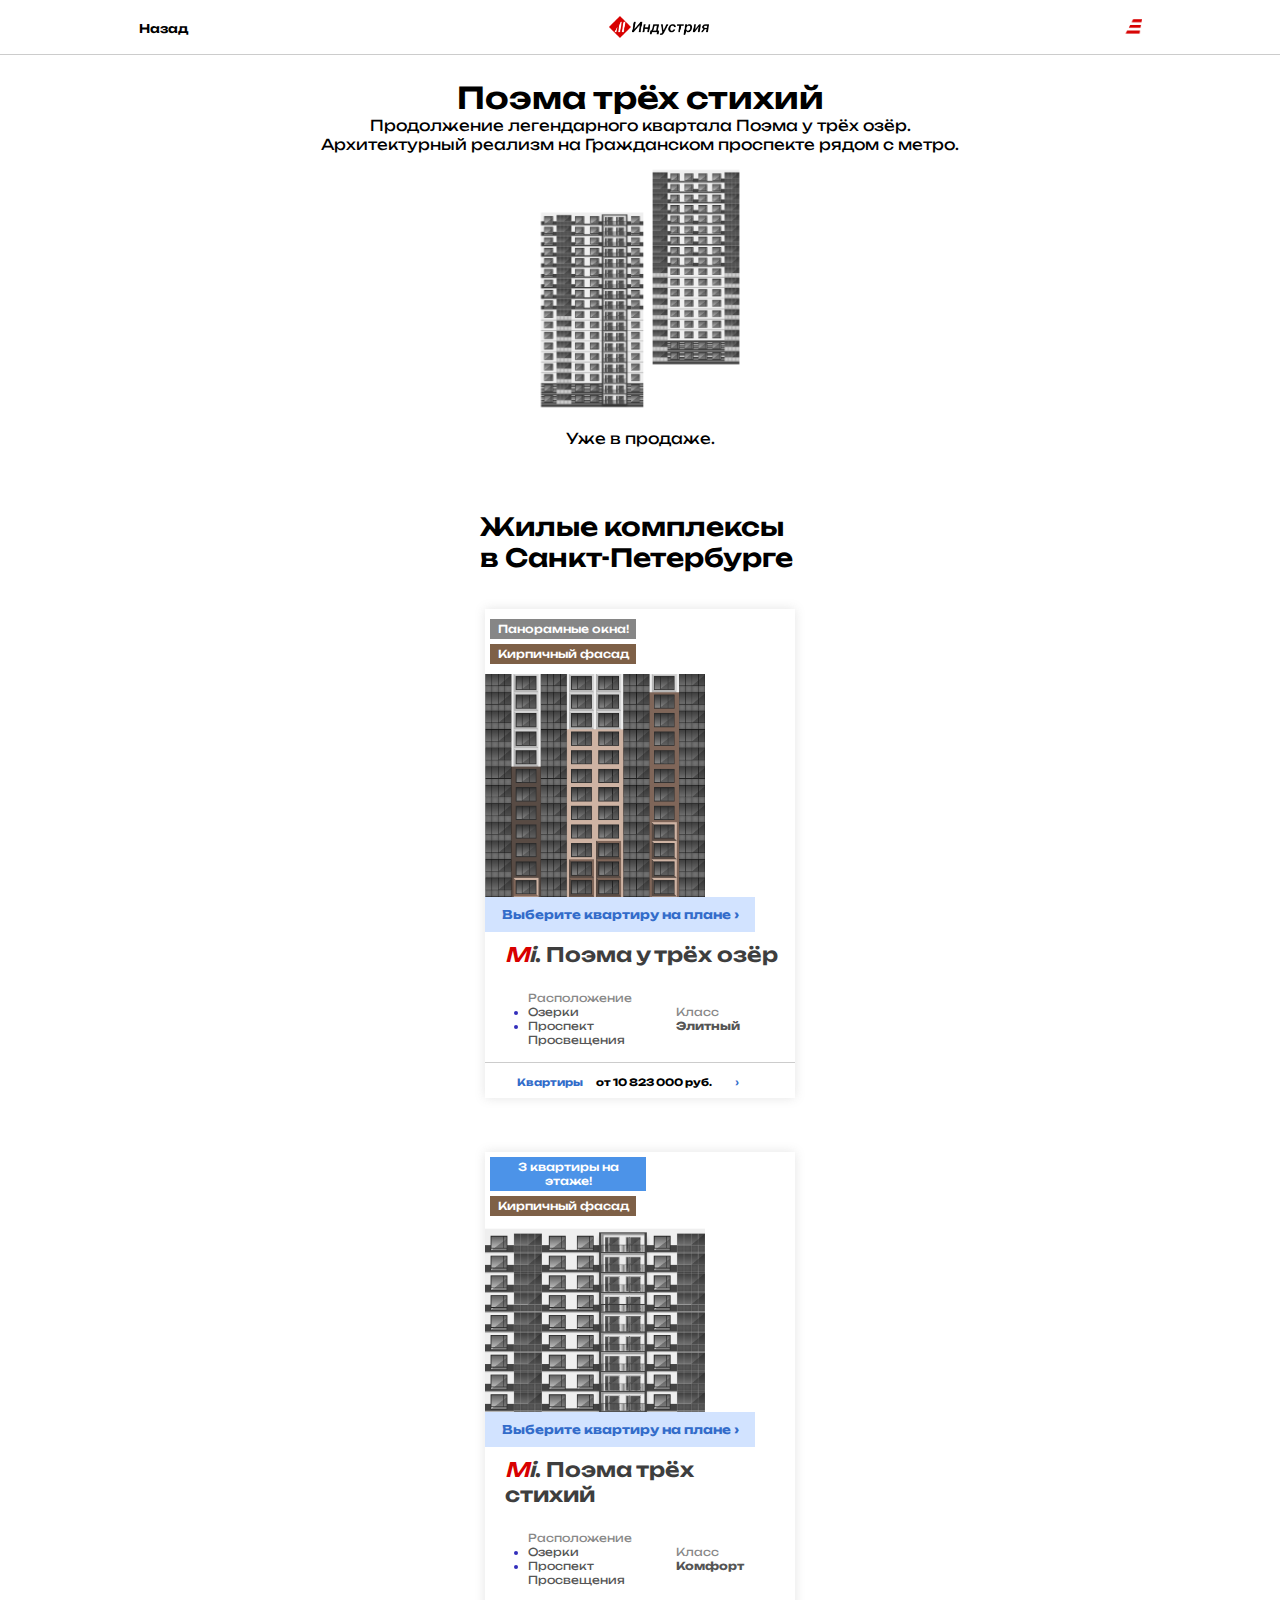
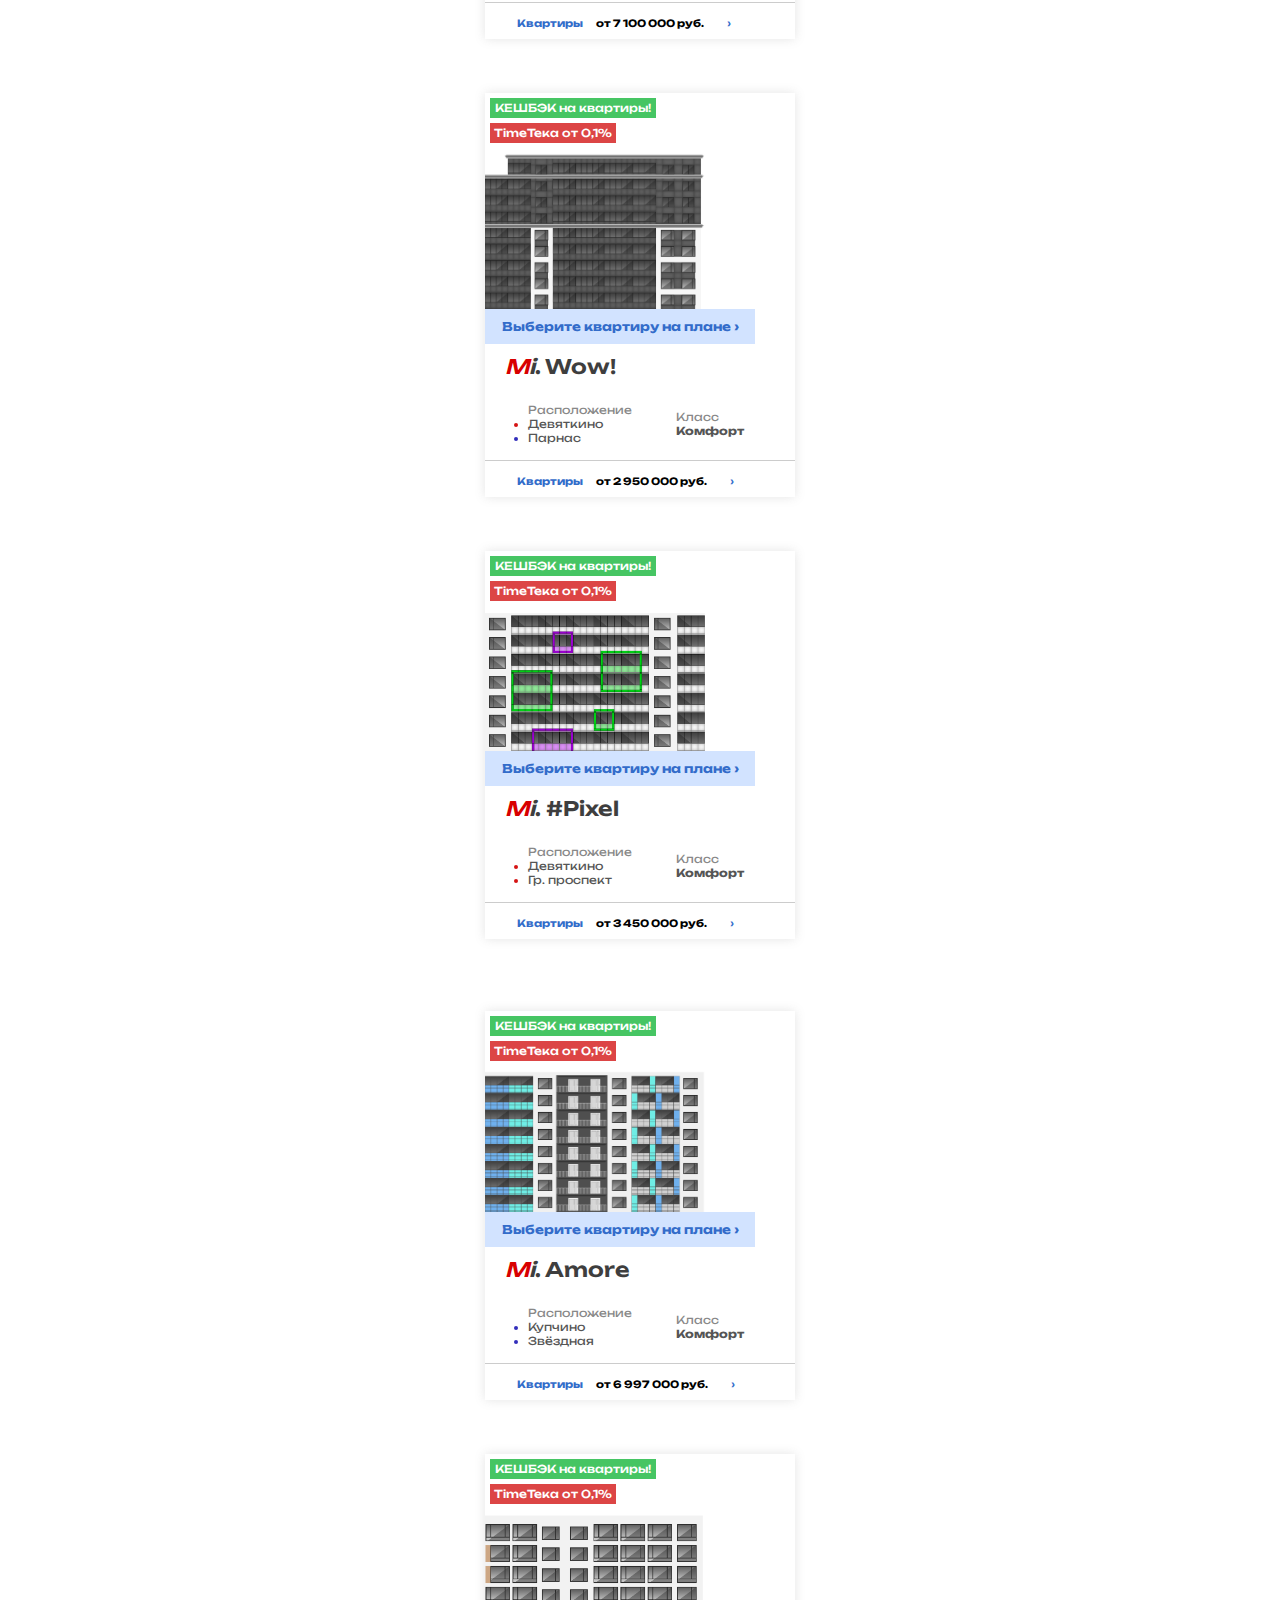
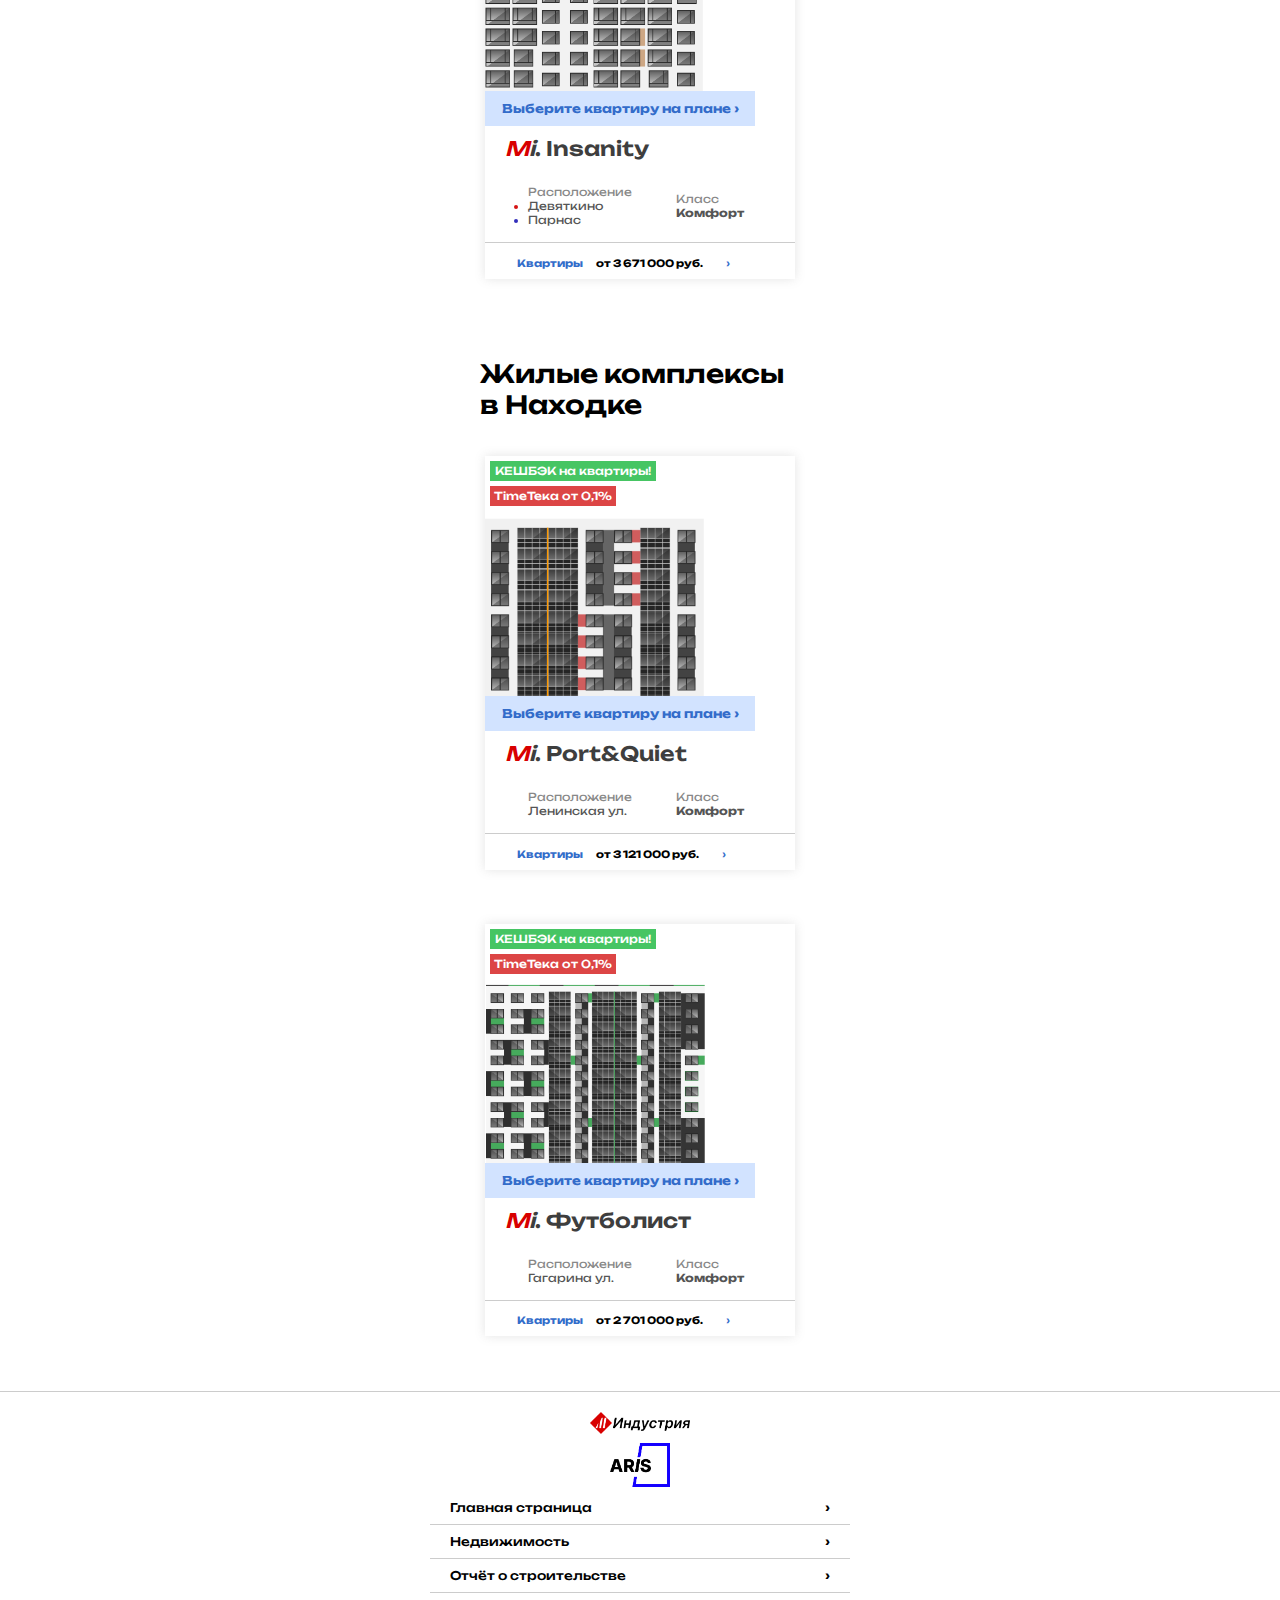
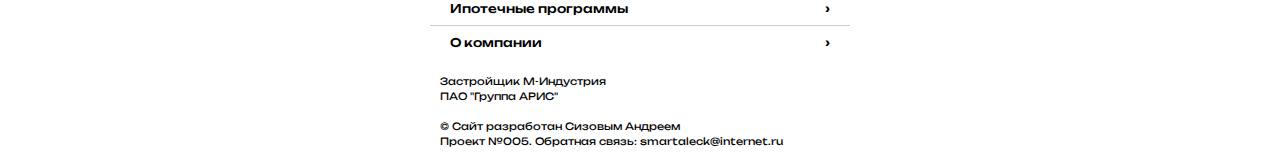
<file: projects.html>
<!DOCTYPE html>
<html lang="en" dir="ltr">
  <head>
    <meta charset="utf-8">
    <title>Проекты М-Индустрия от ARIS</title>
    <meta name="viewport" content="width=device-width, initial-scale=1">
    <link rel="shortcut icon" href="img/fav.png">
    <link rel="stylesheet" href="style.css">
  </head>
  <body>
    <div class="header">

      <table class="back-obj">
        <tr>
          <th><a href="#" class="back" onclick="history.back();">Назад</a></th>
          <th><a href="/aris/index.html"><img class="logo" src="img/m-industry.png"/></a></th>
          <th><a href="#menu"><img class="burger" src="img/burger.png"/></a></th>
        </tr>
      </table>



      <div class="dash">
      </div>






    </div>

    <div class="menu-list" id="menu"  >

      <table class="back-obj">
        <tr>
          <th><a class="back" style="opacity:0">Назад</a></th>
          <th><a style="opacity:0"><img class="logo" src="img/m-industry.png"/></a></th>
          <th><a href="#"><img class="burger" src="img/burger.png"/></a></th>
        </tr>
      </table>

      <div class="" style="text-align: left">


      <br>

      <div class="menu-option-div">
      <a class="menu-option" href="/aris/index.html">Главная страница</a></div>
      <div class="menu-dash">
      </div>
      <div class="menu-option-div">
      <a class="menu-option" href="/aris/aparts.html">Недвижимость</a></div>
      <div class="menu-dash">
      </div>
      <div class="menu-option-div">
      <a class="menu-option" href="/aris/mortgage.html">Ипотека</a></div>
      <div class="menu-dash">
      </div>
      <div class="menu-option-div">
      <a class="menu-option" href="/aris/states.html">Отчёт о строительстве</a></div>
      <div class="menu-dash">
      </div>
      <div class="menu-option-div">
      <a class="menu-option" href="/aris/about.html">Группа АРИС</a></div>
    </div>

    </div>

        <div class="house-ad">

            <br><br><br> <a class="ad-title">Поэма трёх стихий</a>
            <br><a class="ad-descr">Продолжение легендарного квартала Поэма у трёх озёр.<br>Архитектурный реализм на Гражданском проспекте рядом с метро.</a>
            <br><img class="ad-img" src="img/puto-2_preview.png">
            <br><br><a class="ad-descr">Уже в продаже.</a>

        </div>
<br>
<div class="hello-1">

    <div class="hello-title-1">Жилые комплексы в Санкт-Петербурге</div></div><br><br>
        <div id="flats" class="flats">

          <div class="flats-with-shadow" onclick="()">
            <div style="padding-top: 10px"></div><div class="complex-class-5">Панорамные окна!</div><div class="complex-class-6">Кирпичный фасад </div>

          <div class="photokeeper"><img class="houses-img" src="img/st_neva.png"></div>
          <a href="/aris/floor-construction/neva_fc_1.pdf" class="selector-of-flats-url"><div class="selector-of-flats">Выберите квартиру на плане ›</div></a>
          <div class="complex-naming"><i><span style="color: #D80000"> M</span>i</i>. Поэма у трёх озёр</div>

          <table class="complex-info">
            <tr>
              <td>
          <ul>Расположение
          <li style="color: #322EBB"><span style="color: #555555">Озерки</span></li>
          <li style="color: #322EBB"><span style="color: #555555">Проспект<br>Просвещения</span></li>
          </ul>
              </td>
              <td>
          <ul>Класс
          <li style="color: #fff"> <span style="color: #555555"><strong>Элитный</strong></span></li>
          </ul>
              </td>
            </tr>
          </table>
          <div class="dash">
          </div>
          <a href="/aris/aparts.html" style="text-decoration: none;"><div class="flats-bottom-url">
            <table>
              <tr>
                <td id="apart">Квартиры</td>
                <td id="price">от 10 <span>823</span> 000 руб.</td>
                <td id="to">›</td>
              </tr>
            </table>
          </div></a>

          </div>

          <br><br><br>


          <div class="flats-with-shadow" onclick="()">
            <div style="padding-top: 5px"></div><div class="complex-class-4">3 квартиры на этаже!</div><div class="complex-class-6">Кирпичный фасад </div>

          <div class="photokeeper"><img class="houses-img" src="img/st_neva2.png"></div>
          <a href="/aris/floor-construction/uv_fc_1.pdf" class="selector-of-flats-url"><div class="selector-of-flats">Выберите квартиру на плане ›</div></a>
          <div class="complex-naming"><i><span style="color: #D80000"> M</span>i</i>. Поэма трёх стихий</div>

          <table class="complex-info">
            <tr>
              <td>
          <ul>Расположение
            <li style="color: #322EBB"><span style="color: #555555">Озерки</span></li>
            <li style="color: #322EBB"><span style="color: #555555">Проспект<br>Просвещения</span></li>
          </ul>
              </td>
              <td>
          <ul>Класс
          <li style="color: #fff"> <span style="color: #555555"><strong>Комфорт</strong></span></li>
          </ul>
              </td>
            </tr>
          </table>
          <div class="dash">
          </div>
          <a href="/aris/aparts.html" style="text-decoration: none;"><div class="flats-bottom-url">
            <table>
              <tr>
                <td id="apart">Квартиры</td>
                <td id="price">от 7 100 000 руб.</td>
                <td id="to">›</td>
              </tr>
            </table>
          </div></a>

          </div>
          <br>
          </div>
          <br><br><div class="flats-with-shadow" onclick="()">
            <div style="padding-top: 5px"></div><div class="complex-class-2">КЕШБЭК на квартиры!</div><div class="complex-class-3">TimeТека от 0,1% </div>

          <div class="photokeeper"><img class="houses-img" src="img/st_wow.png"></div>
          <a href="/aris/floor-construction/wow!_fc_1.pdf" class="selector-of-flats-url"><div class="selector-of-flats">Выберите квартиру на плане ›</div></a>
          <div class="complex-naming"><i><span style="color: #D80000"> M</span>i</i>. Wow!</div>

          <table class="complex-info">
            <tr>
              <td>
<ul>Расположение
  <li style="color: #D51313"><span style="color: #555555">Девяткино</span></li>
  <li style="color: #322EBB"><span style="color: #555555">Парнас</span></li>
</ul>
              </td>
              <td>
<ul>Класс
  <li style="color: #fff"> <span style="color: #555555"><strong>Комфорт</strong></span></li>
</ul>
              </td>
            </tr>
          </table>
          <div class="dash">
          </div>
          <a href="/aris/aparts.html" style="text-decoration: none;"><div class="flats-bottom-url">
            <table>
              <tr>
                <td id="apart">Квартиры</td>
                <td id="price">от 2 950 000 руб.</td>
                <td id="to">›</td>
              </tr>
            </table>
          </div></a>

        </div>
      </div>
<br>
      <div id="flats" class="flats">
        <br><br><div class="flats-with-shadow" onclick="()">
          <div style="padding-top: 5px"></div><div class="complex-class-2">КЕШБЭК на квартиры!</div><div class="complex-class-3">TimeТека от 0,1% </div>

        <div class="photokeeper"><img class="houses-img" src="img/st_px.png"></div>
        <a href="/aris/floor-construction/px_fc_1.pdf" class="selector-of-flats-url"><div class="selector-of-flats">Выберите квартиру на плане ›</div></a>
        <div class="complex-naming"><i><span style="color: #D80000"> M</span>i</i>. #Pixel</div>

        <table class="complex-info">
          <tr>
            <td>
      <ul>Расположение
      <li style="color: #D51313"><span style="color: #555555">Девяткино</span></li>
      <li style="color: #D51313"><span style="color: #555555">Гр. проспект</span></li>
      </ul>
            </td>
            <td>
      <ul>Класс
      <li style="color: #fff"> <span style="color: #555555"><strong>Комфорт</strong></span></li>
      </ul>
            </td>
          </tr>
        </table>
        <div class="dash">
        </div>
        <a href="/aris/aparts.html" style="text-decoration: none;"><div class="flats-bottom-url">
          <table>
            <tr>
              <td id="apart">Квартиры</td>
              <td id="price">от 3 450 000 руб.</td>
              <td id="to">›</td>
            </tr>
          </table>
        </div></a>

      </div>
      <br>
      </div>

      <br>
      <div id="flats" class="flats">
        <br><br><div class="flats-with-shadow" onclick="()">
          <div style="padding-top: 5px"></div><div class="complex-class-2">КЕШБЭК на квартиры!</div><div class="complex-class-3">TimeТека от 0,1% </div>

        <div class="photokeeper"><img class="houses-img" src="img/st_amore.png"></div>
        <a href="/aris/floor-construction/amore_fc_1.pdf" class="selector-of-flats-url"><div class="selector-of-flats">Выберите квартиру на плане ›</div></a>
        <div class="complex-naming"><i><span style="color: #D80000"> M</span>i</i>. Amore</div>

        <table class="complex-info">
          <tr>
            <td>
      <ul>Расположение
      <li style="color: #322EBB"><span style="color: #555555">Купчино</span></li>
      <li style="color: #322EBB"><span style="color: #555555">Звёздная</span></li>
      </ul>
            </td>
            <td>
      <ul>Класс
      <li style="color: #fff"> <span style="color: #555555"><strong>Комфорт</strong></span></li>
      </ul>
            </td>
          </tr>
        </table>
        <div class="dash">
        </div>
        <a href="/aris/aparts.html" style="text-decoration: none;"><div class="flats-bottom-url">
          <table>
            <tr>
              <td id="apart">Квартиры</td>
              <td id="price">от 6 997 000 руб.</td>
              <td id="to">›</td>
            </tr>
          </table>
        </div></a>

      </div>
      </div>
    </div>
      <br>
      <div id="flats" class="flats">
        <br><br><div class="flats-with-shadow" onclick="()">
          <div style="padding-top: 5px"></div><div class="complex-class-2">КЕШБЭК на квартиры!</div><div class="complex-class-3">TimeТека от 0,1% </div>

        <div class="photokeeper"><img class="houses-img" src="img/st_ins.png"></div>
        <a href="/aris/floor-construction/ins_fc_1.pdf" class="selector-of-flats-url"><div class="selector-of-flats">Выберите квартиру на плане ›</div></a>
        <div class="complex-naming"><i><span style="color: #D80000"> M</span>i</i>. Insanity</div>

        <table class="complex-info">
          <tr>
            <td>
      <ul>Расположение
      <li style="color: #D51313"><span style="color: #555555">Девяткино</span></li>
      <li style="color: #322EBB"><span style="color: #555555">Парнас</span></li>
      </ul>
            </td>
            <td>
      <ul>Класс
      <li style="color: #fff"> <span style="color: #555555"><strong>Комфорт</strong></span></li>
      </ul>
            </td>
          </tr>
        </table>
        <div class="dash">
        </div>
        <a href="/aris/aparts.html" style="text-decoration: none;"><div class="flats-bottom-url">
          <table>
            <tr>
              <td id="apart">Квартиры</td>
              <td id="price">от 3 671 000 руб.</td>
              <td id="to">›</td>
            </tr>
          </table>
        </div></a>

      </div>
      <br>
  </div>
          <br><br>
          <div class="hello-1">

              <div class="hello-title-1">Жилые комплексы в Находке</div></div>
                  <div id="flats" class="flats">
                    <br><br><div class="flats-with-shadow" onclick="()">
                      <div style="padding-top: 5px"></div><div class="complex-class-2">КЕШБЭК на квартиры!</div><div class="complex-class-3">TimeТека от 0,1% </div>

                    <div class="photokeeper"><img class="houses-img" src="img/st_p&q.png"></div>
                    <a href="/aris/floor-construction/pq_fc_1.pdf" class="selector-of-flats-url"><div class="selector-of-flats">Выберите квартиру на плане ›</div></a>
                    <div class="complex-naming"><i><span style="color: #D80000"> M</span>i</i>. Port&Quiet</div>

                    <table class="complex-info">
                      <tr>
                        <td>
          <ul>Расположение
            <li style="color: #fff"><span style="color: #555555">Ленинская ул.</span></li>
          </ul>
                        </td>
                        <td>
          <ul>Класс
            <li style="color: #fff"> <span style="color: #555555"><strong>Комфорт</strong></span></li>
          </ul>
                        </td>
                      </tr>
                    </table>
                    <div class="dash">
                    </div>
                    <a href="/aris/aparts.html" style="text-decoration: none;"><div class="flats-bottom-url">
                      <table>
                        <tr>
                          <td id="apart">Квартиры</td>
                          <td id="price">от 3 121 000 руб.</td>
                          <td id="to">›</td>
                        </tr>
                      </table>
                    </div></a>

                  </div>
                </div>
                <br>
                <div id="flats" class="flats">
                  <br><br><div class="flats-with-shadow" onclick="()">
                    <div style="padding-top: 5px"></div><div class="complex-class-2">КЕШБЭК на квартиры!</div><div class="complex-class-3">TimeТека от 0,1% </div>

                  <div class="photokeeper"><img class="houses-img" src="img/st_fb.png"></div>
                  <a href="/aris/floor-construction/fb_fc_1.pdf" class="selector-of-flats-url"><div class="selector-of-flats">Выберите квартиру на плане ›</div></a>
                  <div class="complex-naming"><i><span style="color: #D80000"> M</span>i</i>. Футболист</div>

                  <table class="complex-info">
                    <tr>
                      <td>
                <ul>Расположение
                <li style="color: #fff"><span style="color: #555555">Гагарина ул.</span></li>
                </ul>
                      </td>
                      <td>
                <ul>Класс
                <li style="color: #fff"> <span style="color: #555555"><strong>Комфорт</strong></span></li>
                </ul>
                      </td>
                    </tr>
                  </table>
                  <div class="dash">
                  </div>
                  <a href="/aris/aparts.html" style="text-decoration: none;"><div class="flats-bottom-url">
                    <table>
                      <tr>
                        <td id="apart">Квартиры</td>
                        <td id="price">от 2 701 000 руб.</td>
                        <td id="to">›</td>
                      </tr>
                    </table>
                  </div></a>

                </div>
                </div>
              </div>
                <br>

                    <br><br>




        <div class="dash">
        </div>
        <div class="cellar">

          <br><img class="logo" src="img/m-industry.png"/>
          <br><img class="logo" style="width: 60px" src="img/logotype.png"/>

          <div class="cellar-urls-keeper">


            <div class="cellar-urls"  onclick="location.href='/aris/index.html'" >
              <a class="cellar-urls"  >Главная страница</a>
            </div>
            <div class="cellar-urls-to">
              <a class="cellar-urls-to">›</a>
            </div>

            <div class="dash"></div>

            <div class="cellar-urls"  onclick="location.href='/aris/aparts'" >
              <a class="cellar-urls"  >Недвижимость</a>
            </div>
            <div class="cellar-urls-to">
              <a class="cellar-urls-to">›</a>
            </div>

            <div class="dash"></div>

            <div class="cellar-urls"  onclick="location.href='/aris/states.html'" >
              <a class="cellar-urls"  >Отчёт о строительстве</a>
            </div>
            <div class="cellar-urls-to">
              <a class="cellar-urls-to">›</a>
            </div>

            <div class="dash"></div>

            <div class="cellar-urls"  onclick="location.href='/aris/mortgage.html'" >
              <a class="cellar-urls"  >Ипотечные программы</a>
            </div>
            <div class="cellar-urls-to">
              <a class="cellar-urls-to">›</a>
            </div>

            <div class="dash"></div>

            <div class="cellar-urls"  onclick="location.href='/aris/about.html'" >
              <a class="cellar-urls"  >О компании</a>
            </div>
            <div class="cellar-urls-to">
              <a class="cellar-urls-to">›</a>
            </div>


          </div>

<br>
          <div class="cellar-main-text-keeper"><a class="cellar-main-text">Застройщик М-Индустрия</a></div>
          <div class="cellar-main-text-keeper"><a class="cellar-main-text">ПАО "Группа АРИС"</a></div>
          <br>
          <div class="cellar-main-text-keeper"><a class="cellar-main-text">© Сайт разработан  Сизовым Андреем</a></div>
          <div class="cellar-main-text-keeper"><a class="cellar-main-text">Проект №005. Обратная связь: smartaleck@internet.ru</a></div>
        </div>
  </body>
</html>
</file>
<file: style.css>
@import url('https://fonts.googleapis.com/css2?family=Bungee+Shade&family=Inconsolata&family=Handjet:wght@300;600&family=Tektur&family=Unbounded:wght@200;300&display=swap');

html {
  scroll-behavior: smooth;
}
BODY {
  background-color: #fff;
  margin: 0;
  text-align: center;
  scroll-behavior: smooth;
}
.header {
  text-align: center;
  position: fixed;
  width: 100%;
  background-color: #fff;
  padding-top: 2px;
  z-index: 1000;
  vertical-align: middle;
}
.back-obj {
  width: 100%;
}
.aparts-header {
  text-align: center;
}
.back {
  font-size: 12px;
  font-weight: 600;
  font-family: 'Unbounded', cursive;
  color: #000;
  text-decoration: none;
  text-align: center;
}
.inst {
  font-family: 'Unbounded', cursive;
}
.logo {
  width: 100px;
  text-align: center;
  margin: 4px 2px 2px 2px;
}
.burger {
  width: 40px;
  text-align: center;
  margin: 2px 2px 2px 2px;
}
.menu-list {
  position: fixed;
  background-color: #fff;
  z-index: 2000;
  width: 100%;
  height: 100%;
  opacity: 0;
  -webkit-transition: opacity 200ms ease-in;
  -moz-transition: opacity 200ms ease-in;
  transition: opacity 200ms ease-in;
  pointer-events: none;
  margin: 0;
  padding: 0;
  vertical-align: top;
}
.menu-list:target {
  opacity: 1;
  pointer-events: auto;
  overflow-y: auto;
}
.menu-option {
  text-align: left;
  opacity: 1;
  font-size: 18px;
  color: #000000;
  font-family: 'Unbounded', cursive;
  font-weight: 600;
  text-decoration: none;
  margin-left: 35px;
}
.menu-option-div {
  transition: transform .3s;
}
.menu-option-div:hover {
  transform: scale(1.01);
}

.cellar {
  text-align: center;
  opacity: 1;
  font-size: 12px;
  color: #000000;
  font-family: 'Unbounded', cursive;
  font-weight: 400;
  padding-bottom: 15px;
}
.slow-dash {
  padding-top: 10px;
  padding-bottom: 10px;
  height: 10px;
  width: 100%;
  background: linear-gradient(to top, #F5F5F5, #FFFFFF);

}
.slow-dash-inv {
  padding-top: 10px;
  padding-bottom: 10px;
  height: 20px;
  width: 100%;
  background: linear-gradient(to bottom, #F2F2F2, #FFFFFF);

}
.cellar-url {
  text-decoration: none;
  font-size: 12px;
  color: #000000;
  font-family: 'Unbounded', cursive;
  font-weight: 400;
  padding-bottom: 5px;
}
.dead-cellar-url {
  text-decoration: none;
  font-size: 12px;
  color: #EAEAEA;
  font-family: 'Unbounded', cursive;
  font-weight: 400;
  padding-bottom: 5px;
}
.cellar-url:hover{
  text-decoration: underline;
  opacity: 0.5;
}
.dash {
  height: 0.7px;
  background-color: #000000;
  opacity: 0.2;
  padding: 0;
  margin-top: 1px;
  margin-bottom: 1px;
}
.dash-mortgage {
  padding: 2px 0px 2px 0px;
}
.menu-dash {
  height: 0.7px;
  background-color: #000000;
  opacity: 0.2;
  padding: 0;
  margin: 13px 25px 13px 25px;
}
.hello-puto {
  margin: auto;
  margin-bottom: 0;
  max-width: 320px;
  background: #CBB7AB;
  background-position: center;
  padding-left: 25px;
  padding-top: 25px;
  padding-right: 25px;
  padding-bottom: 25px;
}
.hello-1 {
  margin: auto;
  max-width: 320px;
  background: #fff;
  background-position: center;
  padding-left: 25px;
  padding-top: 25px;
  padding-right: 25px;
  animation: welcome-to-aris 7s ease-in-out infinite;
  background-size: 300%;
}
.hello {
  margin: 0px 10px 0px 10px;
  background: linear-gradient(to bottom left, #E91818, #B018E9);
  background-position: center;
  padding-left: 25px;
  padding-top: 40px;
  padding-right: 25px;
  animation: welcome-to-aris 7s ease-in-out infinite;
  background-size: 300%;
}
@keyframes welcome-to-aris {
  0% {
    background-position: 0% 0%;
  }
  50% {
    background-position: 100% 170%;
  }
  60% {
    background-position: 100% 120%;
  }
  100% {
    background-position: 0% 0%;
  }
}
.welcome_01 {
  margin: 10px 10px 0px 10px;
  background: radial-gradient(at 50% 100%, rgba(61, 61, 61) 50px, rgba(31, 31, 31) 40%, rgba(61, 61, 61) 100%);
  padding-left: 25px;
  padding-top: 25px;
  padding-right: 25px;
}
.welcome_02 {
  margin: 10px 10px 0px 10px;
  background: linear-gradient(to bottom right, rgba(194, 40, 40), rgba(247, 85, 85));
  padding-left: 25px;
  padding-top: 25px;
  padding-right: 25px;
}
.welcome_03 {
  margin: 10px 10px 0px 10px;
  background-color: #3D3D3D;
  background: linear-gradient(to bottom left, rgba(61, 61, 61), rgba(31, 31, 31));
  padding-left: 25px;
  padding-top: 25px;
  padding-right: 25px;
}
.welcome_04 {
  margin: 10px 10px 10px 10px;
  background-color: #CB7520;
  background: linear-gradient(to bottom right, rgba(203, 117, 32), rgba(31, 31, 31));
  padding-left: 25px;
  padding-top: 25px;
  padding-right: 25px;
}
.standart-1 {
  margin: 0px 10px 10px 10px;
  background-color: #1B1948;
  background: linear-gradient(to bottom right, #D875E8, #6D4CE8);
  padding-left: 25px;
  padding-top: 65px;
  padding-right: 25px;
  padding-bottom: 5px;
  animation: welcome-to-aris 7s ease-in-out infinite;
}
.standart-1Extra {
  margin: 0px 10px 10px 10px;
  background-color: #1B1948;
  background: linear-gradient(to bottom left, #E8804C, #E84C4C, #E84CE8);
  padding-left: 25px;
  padding-top: 25px;
  padding-right: 25px;
  padding-bottom: 5px;
}
.standart-2 {
  margin: 0px 10px 0px 10px;
  background-color: #000;
  padding-left: 25px;
  padding-top: 65px;
  padding-right: 25px;
  padding-bottom: 0px;
}
.standart-3 {
  margin: 10px 10px 10px 10px;
  background-color: #000;
  padding-left: 25px;
  padding-top: 25px;
  padding-right: 25px;
  padding-bottom: 10px;
}
.standart-4 {
  margin: 10px 10px 10px 10px;
  background: linear-gradient(to bottom left, rgba(255, 0, 230), rgba(0, 133, 255));
  padding-left: 25px;
  padding-top: 25px;
  padding-right: 25px;
  padding-bottom: 10px;
}

.standart-4Extra {
  margin: 10px 10px 10px 10px;
  background: linear-gradient(to bottom left, #E8804C, #E84C4C, #E84CE8);
  padding-left: 25px;
  padding-top: 25px;
  padding-right: 25px;
  padding-bottom: 10px;
}
.standart-4Extra-2 {
  margin: 10px 10px 10px 10px;
  background: linear-gradient(to top right, #D33131, #E8C54C);
  padding-left: 25px;
  padding-top: 25px;
  padding-right: 25px;
  padding-bottom: 10px;
}
.standart-4Extra-3 {
  margin: 10px 10px 10px 10px;
  background: linear-gradient(to bottom right, #31D39D, #3198D3 );
  padding-left: 25px;
  padding-top: 25px;
  padding-right: 25px;
  padding-bottom: 10px;
}
.standart-5 {
  margin: 0px 10px 0px 10px;
  background: linear-gradient(to bottom left, rgba(61, 61, 61), rgba(31, 31, 31));
  padding-left: 25px;
  padding-top: 65px;
  padding-right: 25px;
  padding-bottom: 0px;
}
.standart-6 {
  margin: 10px 10px 10px 10px;
  background-color: #fff;
  padding-left: 25px;
  padding-top: 25px;
  padding-right: 25px;
  padding-bottom: 10px;
}
.standart-7 {
  margin: 0px 10px 0px 10px;
  background: linear-gradient(to bottom left, rgba(61, 61, 61), rgba(31, 31, 31));
  padding-left: 25px;
  padding-top: 25px;
  padding-right: 25px;
  padding-bottom: 0px;
}
.house-ad {
  margin: 0px 10px 0px 10px;
  background-color: #fff;
  padding-left: 25px;
  padding-top: 25px;
  padding-bottom: 20px;
  padding-right: 25px;
}
.house-ad-extra {
  margin: 0px 10px 0px 10px;
  background-color: #fff;
  padding-left: 25px;
  padding-top: 5px;
  padding-right: 25px;
}
.flats {
  margin: 0px 10px 0px 10px;
  background-color: #fff;
  padding-left: 25px;
  padding-top: 0px;
  padding-right: 25px;

}
.anchor-flats {
  padding-top: 90px;
}
.flats-with-shadow {
  box-shadow: 0em 0em 10px rgba(122,122,122,0.2);
  transition: transform .2s;
  max-width: 310px;
  margin: auto;
}
.fws-general {
  padding: 0px 0px 110px 0px;
}
.flats-with-shadow:hover {
  transform: scale(1.06);
  box-shadow: 0em 0em 10px rgba(122,122,122,0.4);
}
.hello-title {
  font-size: 35px;
  color: #fff;
  font-family: 'Unbounded', cursive;
  font-weight: 600;
}
.hello-title-1 {
  font-size: 25px;
  color: #000;
  font-family: 'Unbounded', cursive;
  font-weight: 600;
  text-align: left;
}
.standart-title {
  font-size: 35px;
  color: #fff;
  font-family: 'Unbounded', cursive;
  font-weight: 600;
}
.timeteka-text {
  font-size: 30px;
  color: #fff;
  font-family: 'Bungee Shade', cursive;
}
.timeteka h1 {
  overflow: hidden;
  border-right: .15em solid blue;
  white-space: nowrap;
  margin: 0 auto;
  letter-spacing: .15em;
  animation:
    typing 3.5s steps(30, end),
    blink-caret .5s step-end 7;
}


@keyframes typing {
  from { width: 0 }
  to { width: 100% }
}


@keyframes blink-caret {
  from, to { border-color: transparent }
  50% { border-color: blue }
}

.black-title {
  font-size: 35px;
  color: #000;
  font-family: 'Unbounded', cursive;
  font-weight: 600;
}
.history-title {
  color: #000;
  font-family: 'Unbounded', cursive;
  font-weight: 500;
  font-size: 15px;
  display: inline-block;
  text-align: right;
  margin-right: 10px;
  float: right;
}
.history-descr {
  padding-top: 10px;
  color: #000;
  font-family: 'Unbounded', cursive;
  font-weight: 300;
  font-size: 13px;
  display: inline-block;
  text-align: right;
  max-width: 200px;
  margin-right: 10px;
  float: right;
}
.history-year-title {
  color: #000;
  font-family: 'Unbounded', cursive;
  font-weight: 300;
  font-size: 80px;
  transform: rotate(90deg);
  transform-origin: left center;
  margin-left: 30px;
  opacity: 0.1;
  display: inline-block;
  float: left;
}
.keep-history {
  max-width: 320px;
  margin: auto;
}
.stats {
  margin: auto;
  max-width: 320px;
}
.company-stats-title {
  color: #000;
  font-family: 'Unbounded', cursive;
  font-weight: 600;
  font-size: 20px;
  text-align: left;
  margin-left: 10px;
}
.company-stats-house {
  color: #000;
  font-family: 'Unbounded', cursive;
  font-weight: 600;
  font-size: 15px;
  text-align: left;
  margin-left: 10px;
  padding-top: 10px;
}
.company-stats-descr {
  padding-top: 5px;
  color: #000;
  font-family: 'Unbounded', cursive;
  font-weight: 600;
  font-size: 10px;
  text-align: left;
  margin-left: 10px;
  opacity: 0.7;
}
.slider-stats-back {
  margin: 10px 10px 0px 10px;
  max-width: 300px;
  height: 30px;
  background-color: #E3E3E3;
  border-radius: 40px;
  vertical-align: middle;
}
.slider-stats-front {
  vertical-align: middle;
  height: 30px;
  background: linear-gradient(to right, rgba(25, 21, 235), rgba(232, 21, 235));
  border-radius: 40px;
}
.slider-stats-front-2 {
  vertical-align: middle;
  height: 30px;
  background: linear-gradient(to right, #1ACF08, #08CFCF);
  border-radius: 40px;
}
.stats-info {
  vertical-align: middle;
  padding-top: 6px;
  font-size: 14px;
  color: #fff;
  font-family: 'Unbounded', cursive;
  font-weight: 300;
}
.flats-title {
  font-size: 30px;
  color: #000;
  font-family: 'Unbounded', cursive;
  font-weight: 600;
}
.ad-title {
  font-size: 30px;
  color: #000;
  font-family: 'Unbounded', cursive;
  font-weight: 600;
}
.ad-title-extra {
  font-size: 30px;
  font-family: 'Unbounded', cursive;
  font-weight: 400;
}
.hello-descr {
  font-size: 15px;
  color: #fff;
  font-family: 'Unbounded', cursive;
  font-weight: 400;
}
.standart-descr {
  font-size: 15px;
  color: #fff;
  font-family: 'Unbounded', cursive;
  font-weight: 400;
}
.black-descr {
  font-size: 15px;
  color: #000;
  font-family: 'Unbounded', cursive;
  font-weight: 400;
}
.flats-descr {
  font-size: 15px;
  color: #000;
  font-family: 'Unbounded', cursive;
  font-weight: 400;
}
.complex-naming {
  font-size: 20px;
  color: #3E3E3E;
  font-family: 'Unbounded', cursive;
  font-weight: 600;
  padding: 10px 10px 10px 20px;
  text-align: left;
}
.mortgage-naming {
  font-size: 20px;
  color: #3E3E3E;
  font-family: 'Unbounded', cursive;
  font-weight: 600;
  padding: 10px 10px 10px 20px;
  text-align: left;
}
.mortgagepercents {
  font-size: 11px;
  color: #3E3E3E;
  opacity: 0.8;
  font-family: 'Unbounded', cursive;
  font-weight: 600;
  padding: 2px 10px 10px 20px;
  text-align: left;
}
.mortgagedescr {
  font-size: 11px;
  color: #3E3E3E;
  opacity: 0.9;
  font-family: 'Unbounded', cursive;
  font-weight: 300;
  padding: 2px 10px 10px 20px;
  text-align: left;
}
.complex-naming-in-aparts {
  font-size: 15px;
  color: #3E3E3E;
  font-family: 'Unbounded', cursive;
  font-weight: 600;
  padding: 5px 10px 10px 20px;
  text-align: left;
  display: inline-block;
  float: left;
}
.apart-naming-in-aparts {
  font-size: 12px;
  color: #3E3E3E;
  font-family: 'Unbounded', cursive;
  font-weight: 500;
  padding: 5px 10px 10px 20px;
  text-align: left;
  display: inline-block;
  float: left;
}
.table-aparts-info-keeper {
  padding: 5px 10px 10px 20px;
  display: inline-block;
  float: left;
}
.table-aparts-info {
  font-size: 11px;
  color: #888888;
  font-family: 'Unbounded', cursive;
  font-weight: 500;
}
.table-aparts-info td {
  padding: 5px 0px 5px 0px;
  border-bottom: 1px dotted;
}
#left {
  text-align: left;
}
#right {
  text-align: right;
  padding-left: 10px;
}
.image-in-aparts {
  display: inline-block;
  padding: 0px 10px 5px 0px;
  float: right;
}
.complex-info {
  font-size: 11px;
  color: #888888;
  font-family: 'Unbounded', cursive;
  font-weight: 400;
  text-align: left;
}
.complex-class-keeper {
  text-align: left;
}
.complex-class {
  font-size: 11px;
  color: #fff;
  font-family: 'Unbounded', cursive;
  font-weight: 400;
  padding: 3px 5px 3px 5px;
  max-width: 150px;
  margin: 0px 5px 0px 5px;
  display: inline-block;
}
.complex-class-2 {
  font-size: 11px;
  color: #fff;
  font-family: 'Unbounded', cursive;
  font-weight: 500;
  background-color: #46C563;
  padding: 3px 3px 3px 3px;
  max-width: 160px;
  margin: 0px 5px 0px 5px;
}
.complex-class-3 {
  font-size: 11px;
  color: #fff;
  font-family: 'Unbounded', cursive;
  font-weight: 500;
  background-color: #DC4545;
  padding: 3px 3px 3px 3px;
  max-width: 120px;
  margin: 5px 5px 0px 5px;
}
.complex-class-4 {
  font-size: 11px;
  color: #fff;
  font-family: 'Unbounded', cursive;
  font-weight: 500;
  background-color: #4C93E8;
  padding: 3px 3px 3px 3px;
  max-width: 150px;
  margin: 0px 5px 0px 5px;
}
.complex-class-5 {
  font-size: 11px;
  color: #fff;
  font-family: 'Unbounded', cursive;
  font-weight: 500;
  background-color: #868686;
  padding: 3px 3px 3px 3px;
  max-width: 140px;
  margin: 0px 5px 0px 5px;
}
.complex-class-6 {
  font-size: 11px;
  color: #fff;
  font-family: 'Unbounded', cursive;
  font-weight: 500;
  background-color: #7E6047;
  padding: 3px 3px 3px 3px;
  max-width: 140px;
  margin: 5px 5px 0px 5px;
}

.ad-descr {
  font-size: 15px;
  color: #000;
  font-family: 'Unbounded', cursive;
  font-weight: 400;
}
.mg-descr {
  font-size: 13px;
  color: #000;
  font-family: 'Unbounded', cursive;
  font-weight: 300;
}
.flats-old-price {
  font-size: 12px;
  text-decoration: line-through;
  color: #787878;
  font-family: 'Unbounded', cursive;
  font-weight: 400;
}
.flats-price {
  font-size: 12px;
  color: #434998;
  font-family: 'Unbounded', cursive;
  font-weight: 600;
}
.flats-price-aparts {
  font-size: 12px;
  color: #434998;
  font-family: 'Unbounded', cursive;
  font-weight: 600;
  text-align: left;
  padding-left: 20px;
}
.hello_url {
  text-decoration: none;
  animation: pushme 7s infinite linear;
}
.flats-href {
  text-decoration: none;
  color: #787878;
  font-size: 12px;
  font-family: 'Unbounded', cursive;
  font-weight: 500;
}
.flats-href:hover {
  text-decoration: underline;
}

@keyframes pushme {
  0% {
    opacity: 1;
  }
  50% {
    opacity: 0.5;
  }
  100% {
    opacity: 1;
  }
}
.hello_url:hover {
  text-decoration: underline;
  opacity: 0.5;
  animation: none;
}
.index-img {
  padding-top: 10px;
  height: 150px;
  text-align: center;
  vertical-align: bottom;
  animation: rising 1s linear;
}
@keyframes rising {
  0% {
    opacity: 0;
    scale: 1.1;
  }
  100% {
    opacity: 1;
    scale: 1;
  }
}
.iimg {
  animation: rot 3s ease-in-out;
}
@keyframes rot {
  0% {
    transform: rotate(0deg);
  }
  100% {
    transform: rotate(360deg);
  }
}
.flats-img {
  padding-top: 10px;
  text-align: right;
  vertical-align: bottom;
}
.houses-img {
  max-width: 220px;
  padding-top: 10px;
  text-align: right;
  vertical-align: bottom;
}
.photokeeper {
  text-align: left;
}
.selector-of-flats {
  background-color: #D2E3FF;
  font-size: 12px;
  font-family: 'Unbounded', cursive;
  font-weight: 700;
  width: 250px;
  height: 15px;
  padding: 10px 10px 10px 10px;
  vertical-align: middle;
}
.selector-of-flats-url {
  text-decoration: none;
  vertical-align: middle;
  color: #336CCA;
}
.selector-of-flats:hover {
  background-color: #336CCA;
  transition: 0.5s;
  color: #D2E3FF;
}
#apart {
  color: #336CCA;
  padding-left: 20px;
}
#price {
  color: #000;
  padding-left: 10px;
}
#to {
  color: #336CCA;
  font-weight: 500;
  padding-left: 20px;
}
.flats-bottom-url {
  background-color: #fff;
  font-size: 10px;
  text-decoration: none;
  font-family: 'Unbounded', cursive;
  font-weight: 700;
  max-width: 310px;
  height: 15px;
  padding: 10px 10px 10px 10px;
  vertical-align: middle;
}
.flats-bottom-url:hover {
  transition: 0.5s;
  background-color: #D2E3FF;

}
.partners-img {
  max-width: 150px;
  max-height: 100px;
}
.ad-img {
  padding-top: 10px;
  max-width: 210px;
  min-width: 100px;
  height: auto;
  text-align: center;
  vertical-align: bottom;
}
.num-three {
  font-size: 15px;
  text-align: center;
  color: #000000;
  font-family: 'Unbounded', cursive;
  font-weight: 600;
  padding-top: 25px;
}
.oau {
  padding-left: 100px;
}
.many-rooms {
  max-width: 420px;
  margin: auto;
  padding-bottom: 20px;
}
.many-rooms-url {
  padding: 8px 0px 8px 0px ;
  margin-left: 20px;
  text-decoration: none;
  font-size: 12px;
  color: #000000;
  font-family: 'Unbounded', cursive;
  font-weight: 500;
  display: inline-block;
}
.many-rooms-url-to {
  padding: 11px 0px 1px 0px ;
  margin-left: 20px;
  margin-right: 20px;
  text-decoration: none;
  font-size: 8px;
  color: #000000;
  font-family: 'Unbounded', cursive;
  font-weight: 600;
  display: inline-block;
  float: right
}
.many-rooms-url-head {
  font-size: 13px;
  text-align: center;
  color: #4F4F4F;
  font-family: 'Unbounded', cursive;
  font-weight: 600;
  text-decoration: none;

}
.room-keeper {
}

#container {
    width: 100%;
    height: 100%;
    margin: 0;
    padding: 0;
}
.companies-list {
  font-size: 13px;
  text-align: center;
  color: #000;
  font-family: 'Unbounded', cursive;
  font-weight: 300;
}
.column-1 {
  display: inline-block;
  height: 30px;
  width: 30px;
  border: 2px solid;
  border-bottom: none;
  border-color: #fff;
  animation: column1 1s ease-in-out;
}
@keyframes column1 {
  0% {
    height: 0px;
    opacity: 0.7;
  }
  100% {
    height: 30px;
    opacity: 1;
  }
}
.column-2 {
  display: inline-block;
  height: 70px;
  width: 30px;
  border: 2px solid;
  border-color: #fff;
  border-bottom: none;
  margin: 0px 10px 0px 10px;
  animation: column2 1.5s ease-in-out;
}
@keyframes column2 {
  0% {
    height: 0px;
    opacity: 0.7;
  }
  100% {
    height: 70px;
    opacity: 1;
  }
}
.column-3 {
  display: inline-block;
  height: 110px;
  width: 30px;
  border: 2px solid;
  border-color: #fff;
  border-bottom: none;
  margin-right: 10px;
  animation: column3 2s ease-in-out;
}
@keyframes column3 {
  0% {
    height: 0px;
    opacity: 0.7;
  }
  100% {
    height: 110px;
    opacity: 1;
  }
}
.column-4 {
  display: inline-block;
  height: 150px;
  width: 30px;
  border: 2px solid;
  border-color: #fff;
  border-bottom: none;
  animation: column4 2.5s ease-in-out;
}
.column-ghost {
  display: inline-block;
  height: 170px;
  width: 1px;
}
@keyframes column4 {
  0% {
    height: 0px;
    opacity: 0.7;
  }
  100% {
    height: 150px;
    opacity: 1;
  }
}
.column-keeper {
  height: 170px;
}
.money_keeper {
  padding-top: 35px;
  font-size: 75px;
  text-align: center;
  background-image: linear-gradient(to left, rgba(25, 21, 235), rgba(232, 21, 235));
  color: transparent;
  background-clip: text;
  -webkit-background-clip: text;
  font-weight: 600;
  font-family: 'Inconsolata', monospace;
}
.future_money_keeper {
  padding-top: 35px;
  font-size: 35px;
  text-align: center;
  background: #fff;
  opacity: 0.5;
  color: transparent;
  background-clip: text;
  -webkit-background-clip: text;
  font-weight: 600;
  font-family: 'Inconsolata', monospace;
  display: inline-block;
  float: left;
}
.old_money_keeper {
  padding-top: 5px;
  font-size: 35px;
  text-align: center;
  background: #fff;
  opacity: 0.5;
  color: transparent;
  background-clip: text;
  -webkit-background-clip: text;
  font-weight: 600;
  font-family: 'Inconsolata', monospace;
  display: inline-block;
  float: left;
}
.plus {
  margin-left: 15px;
  width: 37px;
  height: 37px;
  font-size: 30px;
  font-weight: 200;
  text-align: center;
  color: #fff;
  background: linear-gradient(to right, rgba(25, 21, 235), rgba(232, 21, 235));
  font-family: 'Unbounded', cursive;
  display: inline-block;
  border-radius: 20px;
  float: right;
  transition: transform 0.2s;
  animation: mortgage_pushme 2s ease-in-out infinite;
}
@keyframes mortgage_pushme {
  0% {
    scale: 1;
  }
  50% {
    scale: 1.1;
  }
  100% {
    scale: 1;
  }
}
.minus {
  margin-left: 15px;
  width: 37px;
  height: 37px;
  font-size: 30px;
  font-weight: 200;
  text-align: center;
  color: #fff;
  background: linear-gradient(to right, rgba(25, 21, 235), rgba(232, 21, 235));
  font-family: 'Unbounded', cursive;
  display: inline-block;
  border-radius: 20px;
  float: right;
  transition: transform 0.2s;
  animation: mortgage_pushme 2s ease-in-out infinite;
  margin-top: 40px;
}
.minus:hover {
  opacity: 0.9;
  transform: scale(0.95);
}
.plus:hover {
  opacity: 0.8;
  transform: scale(0.95);
}
.mortgage-plus-minus {
  padding: 20px 0px 40px 0px;
  max-width: 320px;
  margin: auto;
}
.animation_changed {
  animation: changed 0.2s ease-in-out;
}
@keyframes changed {
  0% {
    transform: scale(1);
  }
  50% {
    transform: scale(1.1);
  }
  100% {
    transform: scale(1);
  }
}
.mortgage_main_background {
  background: linear-gradient(to bottom left, rgba(255, 0, 230), rgba(0, 133, 255));
  padding-bottom: 3px;
  margin-bottom: 10px;
}

.slider-container {
  position: relative;
  max-width: 500px;
  width: 100%;
    text-align: center;
  overflow: hidden;
}

.slider {
  width: 100%;
  height: 420px;
  text-align: center;
  display: flex;
  transition: transform 0.5s ease-in-out;
}

.slider img {
  width: 100%;
  text-align: center;
  object-fit: cover;
}

.prev-button,
.next-button {
  display: inline-block;
  float: left;
  z-index: 20
  top: 50%;
  transform: translateY(-50%);
  width: 50px;
  height:30px;
  background-color: rgba(255,255,255, 0.7);
  backdrop-filter: blur(3px);
  border: none;
  font-size: 24px;
  color: black;
}

.prev-button {
  left: 10px;
}

.next-button {
  right: 10px;
}
.apart-rooms {
  display: inline-block;
  padding: 10px 10px 10px 10px;
  background: #EEEEEE;
  color: #D80000;
  width: 25px;
  font-family: 'Unbounded', cursive;
  font-size: 20px;
}
.apart-class {
  margin: 15px 0px 0px 0px;
  display: inline-block;
  padding: 5px 5px 5px 5px;
  background: #EEEEEE;
  color: #D80000;
  width: 108px;
  font-family: 'Unbounded', cursive;
  font-weight: 500;
  font-size: 12px;
}
#apart-comfort {
  background: #D80000;
  color: #EEEEEE;
}
.filter-margin {
  padding-left: 30px;
}
#studi {
  display: none;
}
#one {
  display: none;
}
#two {
  display: none;
}
#three {
  display: none;
}
#four {
  display: none;
}
.preview-img-keeper {
  max-width: 320px;
  margin: auto;
}
.preview-img {
  width: 100%
}
.cellar-urls-keeper {
  text-align: left;
   max-width: 420px;
   margin: auto;
}
.cellar-main-text-keeper {
  text-align: left;
   max-width: 420px;
   margin: auto;
}
.cellar-main-text {
   margin-left: 10px;
   margin-right: 10px;
   font-size: 10px;
}
.cellar-urls {
  padding: 4px 0px 4px 0px ;
  margin-left: 10px;
  text-decoration: none;
  font-size: 12px;
  color: #000000;
  font-family: 'Unbounded', cursive;
  font-weight: 500;
  display: inline-block;
}
.cellar-urls-to {
  margin-right: 10px;
  padding: 4px 0px 4px 0px ;
  text-decoration: none;
  font-size: 12px;
  color: #000000;
  font-family: 'Unbounded', cursive;
  font-weight: 600;
  float: right;
  display: inline-block;
}
</file>
